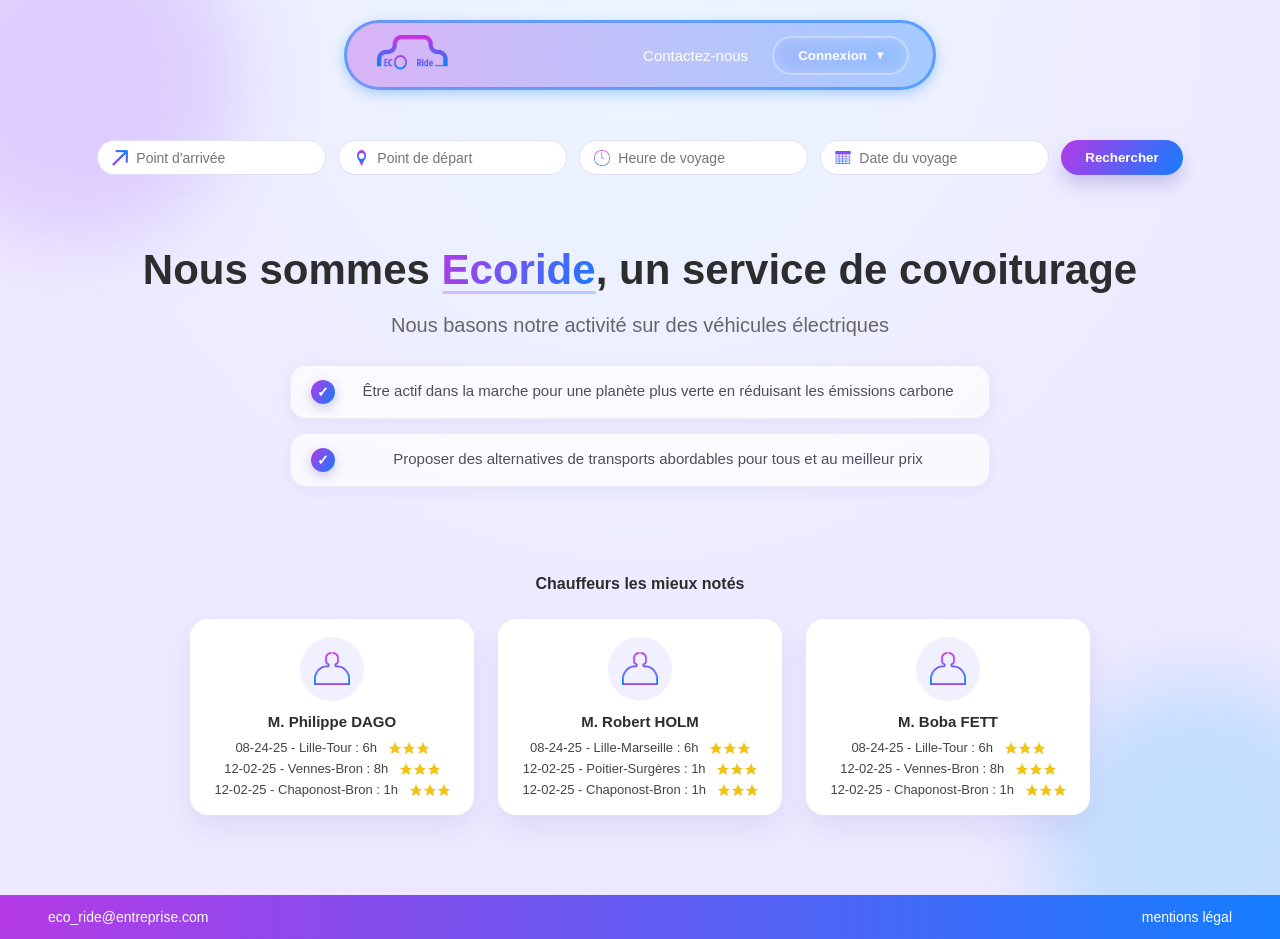
<file: ECORIDE/index.html>
<!DOCTYPE html>
<html lang="fr">
  <head>
    <meta charset="utf-8" />
    <meta name="viewport" content="width=device-width, initial-scale=1" />
    <title>EcoRide - Accueil</title>
    <link rel="stylesheet" href="style.css" />
  </head>
  <body class="page">
    <header class="top-bar">
      <div class="top-bar__content">
        <div class="logo">
          <img src="logo.png" alt="EcoRide" class="logo__img" />
        </div>
        <nav class="top-nav">
          <a class="top-nav__link" href="#">Contactez-nous</a>
          <div class="dropdown" id="conn-dropdown">
            <button
              class="top-nav__button dropdown__button"
              type="button"
              id="conn-dropdown-btn"
              aria-haspopup="menu"
              aria-controls="conn-dropdown-menu"
            >
              Connexion
              <span class="dropdown__chevron">▾</span>
            </button>
            <div
              class="dropdown__menu"
              id="conn-dropdown-menu"
              aria-hidden="true"
              role="menu"
            >
              <a class="dropdown__item" href="connect.html">Se connecter</a>
              <a class="dropdown__item" href="conn.html">S'enregistrer</a>
            </div>
          </div>
        </nav>
      </div>
    </header>

    <main class="content">
      <section class="search-panel">
        <div class="search-field search-field--autocomplete">
          <span class="search-field__icon"
            ><img
              src="img/arr.png"
              alt=""
              aria-hidden="true"
              class="search-field__icon-img"
          /></span>
          <input
            type="text"
            id="index-arrivee"
            placeholder="Point d'arrivée"
            autocomplete="off"
          />
          <ul class="autocomplete-list" id="index-arrivee-list"></ul>
        </div>
        <div class="search-field search-field--autocomplete">
          <span class="search-field__icon"
            ><img
              src="img/loca.png"
              alt=""
              aria-hidden="true"
              class="search-field__icon-img"
          /></span>
          <input
            type="text"
            id="index-depart"
            placeholder="Point de départ"
            autocomplete="off"
          />
          <ul class="autocomplete-list" id="index-depart-list"></ul>
        </div>
        <div class="search-field">
          <span class="search-field__icon"
            ><img
              src="img/clock.png"
              alt=""
              aria-hidden="true"
              class="search-field__icon-img"
          /></span>
          <input type="text" placeholder="Heure de voyage" />
        </div>
        <div class="search-field">
          <span class="search-field__icon"
            ><img
              src="img/age.png"
              alt=""
              aria-hidden="true"
              class="search-field__icon-img"
          /></span>
          <input type="text" placeholder="Date du voyage" />
        </div>
        <button class="search-button" type="button">Rechercher</button>
      </section>

      <section class="hero-title">
        <h1 class="hero-title__main">
          Nous sommes <span class="hero-title__highlight">Ecoride</span>, un service de covoiturage
        </h1>
        <p class="hero-title__subtitle">
          Nous basons notre activité sur des véhicules électriques
        </p>
        <div class="hero-title__objectives">
          <div class="hero-title__objective">
            <span class="hero-title__check">✓</span>
            <span>Être actif dans la marche pour une planète plus verte en réduisant les émissions carbone</span>
          </div>
          <div class="hero-title__objective">
            <span class="hero-title__check">✓</span>
            <span>Proposer des alternatives de transports abordables pour tous et au meilleur prix</span>
          </div>
        </div>
      </section>

      <section class="section-title">
        <span>Chauffeurs les mieux notés</span>
      </section>

      <section class="driver-grid">
        <article class="driver-card">
          <div class="driver-card__avatar">
            <img
              src="img/logo_passager.png"
              alt=""
              aria-hidden="true"
              class="avatar-icon-img"
            />
          </div>
          <h3 class="driver-card__name">M. Philippe DAGO</h3>
          <ul class="driver-card__trips">
            <li>
              08-24-25 - Lille-Tour : 6h
              <span class="rating-stars"
                ><img src="img/star.png" alt="" aria-hidden="true" class="rating-star-img" /><img
                  src="img/star.png"
                  alt=""
                  aria-hidden="true"
                  class="rating-star-img"
                /><img src="img/star.png" alt="" aria-hidden="true" class="rating-star-img"
              /></span>
            </li>
            <li>
              12-02-25 - Vennes-Bron : 8h
              <span class="rating-stars"
                ><img src="img/star.png" alt="" aria-hidden="true" class="rating-star-img" /><img
                  src="img/star.png"
                  alt=""
                  aria-hidden="true"
                  class="rating-star-img"
                /><img src="img/star.png" alt="" aria-hidden="true" class="rating-star-img"
              /></span>
            </li>
            <li>
              12-02-25 - Chaponost-Bron : 1h
              <span class="rating-stars"
                ><img src="img/star.png" alt="" aria-hidden="true" class="rating-star-img" /><img
                  src="img/star.png"
                  alt=""
                  aria-hidden="true"
                  class="rating-star-img"
                /><img src="img/star.png" alt="" aria-hidden="true" class="rating-star-img"
              /></span>
            </li>
          </ul>
        </article>
        <article class="driver-card">
          <div class="driver-card__avatar">
            <img
              src="img/logo_passager.png"
              alt=""
              aria-hidden="true"
              class="avatar-icon-img"
            />
          </div>
          <h3 class="driver-card__name">M. Robert HOLM</h3>
          <ul class="driver-card__trips">
            <li>
              08-24-25 - Lille-Marseille : 6h
              <span class="rating-stars"
                ><img src="img/star.png" alt="" aria-hidden="true" class="rating-star-img" /><img
                  src="img/star.png"
                  alt=""
                  aria-hidden="true"
                  class="rating-star-img"
                /><img src="img/star.png" alt="" aria-hidden="true" class="rating-star-img"
              /></span>
            </li>
            <li>
              12-02-25 - Poitier-Surgères : 1h
              <span class="rating-stars"
                ><img src="img/star.png" alt="" aria-hidden="true" class="rating-star-img" /><img
                  src="img/star.png"
                  alt=""
                  aria-hidden="true"
                  class="rating-star-img"
                /><img src="img/star.png" alt="" aria-hidden="true" class="rating-star-img"
              /></span>
            </li>
            <li>
              12-02-25 - Chaponost-Bron : 1h
              <span class="rating-stars"
                ><img src="img/star.png" alt="" aria-hidden="true" class="rating-star-img" /><img
                  src="img/star.png"
                  alt=""
                  aria-hidden="true"
                  class="rating-star-img"
                /><img src="img/star.png" alt="" aria-hidden="true" class="rating-star-img"
              /></span>
            </li>
          </ul>
        </article>
        <article class="driver-card">
          <div class="driver-card__avatar">
            <img
              src="img/logo_passager.png"
              alt=""
              aria-hidden="true"
              class="avatar-icon-img"
            />
          </div>
          <h3 class="driver-card__name">M. Boba FETT</h3>
          <ul class="driver-card__trips">
            <li>
              08-24-25 - Lille-Tour : 6h
              <span class="rating-stars"
                ><img src="img/star.png" alt="" aria-hidden="true" class="rating-star-img" /><img
                  src="img/star.png"
                  alt=""
                  aria-hidden="true"
                  class="rating-star-img"
                /><img src="img/star.png" alt="" aria-hidden="true" class="rating-star-img"
              /></span>
            </li>
            <li>
              12-02-25 - Vennes-Bron : 8h
              <span class="rating-stars"
                ><img src="img/star.png" alt="" aria-hidden="true" class="rating-star-img" /><img
                  src="img/star.png"
                  alt=""
                  aria-hidden="true"
                  class="rating-star-img"
                /><img src="img/star.png" alt="" aria-hidden="true" class="rating-star-img"
              /></span>
            </li>
            <li>
              12-02-25 - Chaponost-Bron : 1h
              <span class="rating-stars"
                ><img src="img/star.png" alt="" aria-hidden="true" class="rating-star-img" /><img
                  src="img/star.png"
                  alt=""
                  aria-hidden="true"
                  class="rating-star-img"
                /><img src="img/star.png" alt="" aria-hidden="true" class="rating-star-img"
              /></span>
            </li>
          </ul>
        </article>
      </section>
    </main>

    <footer class="footer">
      <span>eco_ride@entreprise.com</span>
      <a href="#" class="footer__link">mentions légal</a>
    </footer>

    <script>
      const dd = document.getElementById("conn-dropdown");
      const btn = document.getElementById("conn-dropdown-btn");
      const menu = document.getElementById("conn-dropdown-menu");

      if (dd && btn && menu) {
        const closeMenu = () => {
          dd.classList.remove("is-open");
          menu.setAttribute("aria-hidden", "true");
          btn.setAttribute("aria-expanded", "false");
        };

        const openMenu = () => {
          dd.classList.add("is-open");
          menu.setAttribute("aria-hidden", "false");
          btn.setAttribute("aria-expanded", "true");
        };

        btn.setAttribute("aria-expanded", "false");

        btn.addEventListener("click", (e) => {
          e.stopPropagation();
          const isOpen = dd.classList.contains("is-open");
          if (isOpen) {
            closeMenu();
          } else {
            openMenu();
          }
        });

        menu.addEventListener("click", (e) => {
          e.stopPropagation();
          const link = e.target.closest("a");
          if (link) {
            closeMenu();
          }
        });

        document.addEventListener("click", closeMenu);
        document.addEventListener("keydown", (e) => {
          if (e.key === "Escape") closeMenu();
        });
      }
    </script>

    <script>
      // Autocomplétion gares (gares.json) sur la page d'accueil
      let garesData = null;

      fetch("gares.json")
        .then((r) => r.json())
        .then((d) => {
          garesData = d;
        })
        .catch(() => {});

      function filterGares(term, gares) {
        if (!term || term.trim().length === 0) return gares;
        const t = term.toLowerCase().trim();
        return gares.filter((g) => g.toLowerCase().includes(t));
      }

      function renderList(listEl, items, onPick) {
        listEl.innerHTML = "";
        if (!items.length) {
          listEl.classList.remove("is-visible");
          return;
        }
        items.slice(0, 10).forEach((g) => {
          const li = document.createElement("li");
          li.className = "autocomplete-item";
          li.textContent = g;
          li.addEventListener("click", () => onPick(g));
          listEl.appendChild(li);
        });
        listEl.classList.add("is-visible");
      }

      function setupAutocomplete(inputId, listId) {
        const input = document.getElementById(inputId);
        const list = document.getElementById(listId);
        if (!input || !list) return;

        const update = () => {
          const gares = garesData?.Gares || [];
          const items = filterGares(input.value, gares);
          renderList(list, items, (g) => {
            input.value = g;
            list.classList.remove("is-visible");
          });
        };

        input.addEventListener("input", update);
        input.addEventListener("focus", update);
        document.addEventListener("click", (e) => {
          if (!input.contains(e.target) && !list.contains(e.target)) {
            list.classList.remove("is-visible");
          }
        });
      }

      setupAutocomplete("index-depart", "index-depart-list");
      setupAutocomplete("index-arrivee", "index-arrivee-list");
    </script>
  </body>
</html>
</file>
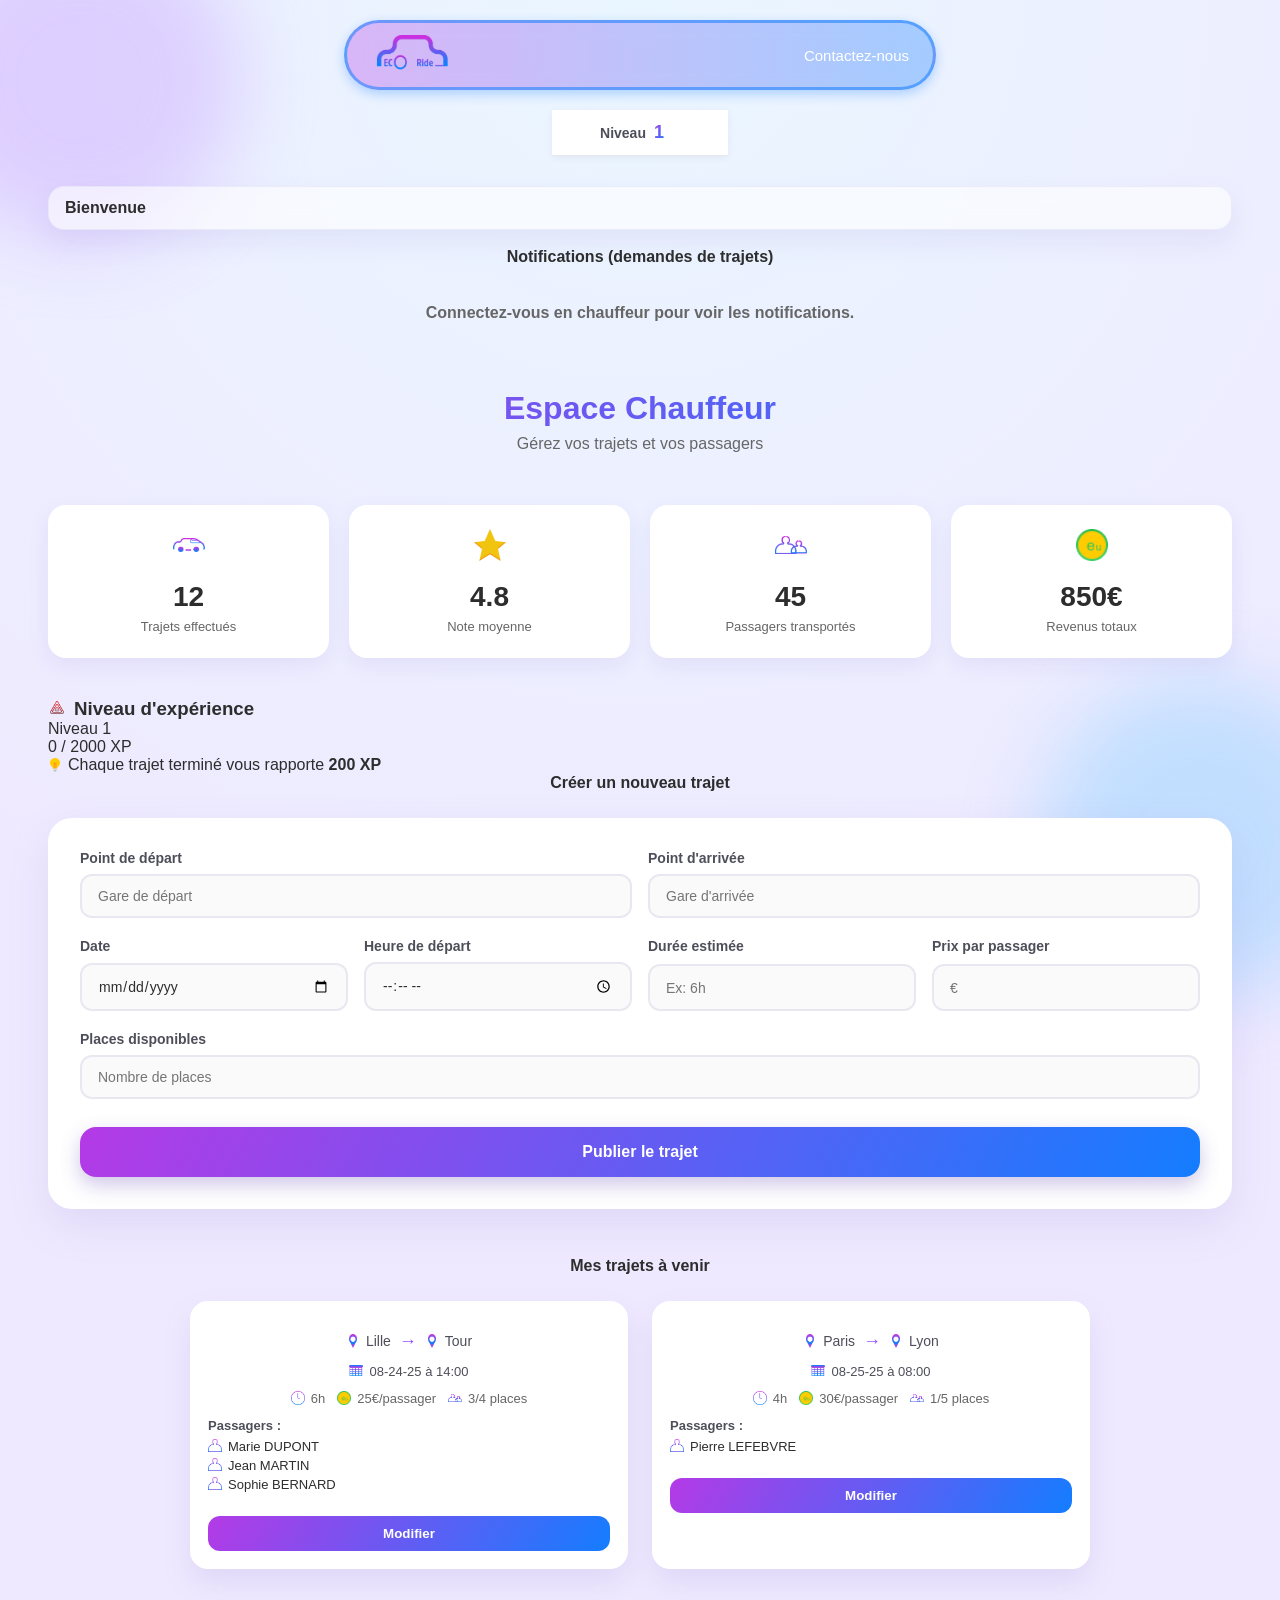
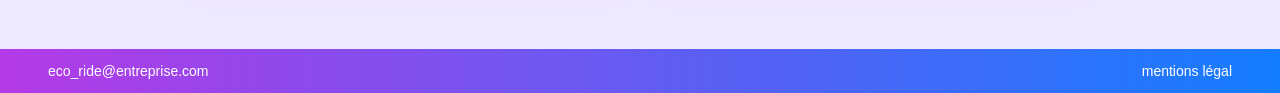
<file: ECORIDE/chauf.html>
<!DOCTYPE html>
<html lang="fr">
  <head>
    <meta charset="utf-8" />
    <meta name="viewport" content="width=device-width, initial-scale=1" />
    <title>EcoRide - Espace Chauffeur</title>
    <link rel="stylesheet" href="style.css" />
  </head>
  <body class="page">
    <header class="top-bar">
      <div class="top-bar__content">
        <div class="logo">
          <img src="logo.png" alt="EcoRide" class="logo__img" />
        </div>
        <nav class="top-nav">
          <a class="top-nav__link" href="#">Contactez-nous</a>
          <button class="top-nav__button" id="logout-btn" type="button">Déconnexion</button>
        </nav>
      </div>
    </header>

    <!-- Barre d'expérience en haut -->
    <div class="experience-bar-top">
      <div class="experience-bar-top__level">
        <span class="experience-bar-top__label">Niveau</span>
        <span class="experience-bar-top__value" id="level-value-top">1</span>
      </div>
      <div class="experience-bar-top__container">
        <div class="experience-bar-top__fill" id="experience-bar-fill-top"></div>
      </div>
    </div>

    <main class="content">
      <section class="welcome-banner" id="welcome-banner" aria-live="polite">
        <span class="welcome-banner__text" id="welcome-text">
          Bienvenue
        </span>
      </section>

      <section class="section-title">
        <span>Notifications (demandes de trajets)</span>
      </section>
      <section class="request-list" id="chauffeur-requests"></section>
      <section class="chauffeur-header">
        <h1 class="chauffeur-header__title">Espace Chauffeur</h1>
        <p class="chauffeur-header__subtitle">Gérez vos trajets et vos passagers</p>
      </section>

      <section class="chauffeur-stats">
        <div class="chauffeur-stat-card">
          <div class="chauffeur-stat-card__icon">
            <img
              src="img/car.png"
              alt=""
              aria-hidden="true"
              class="stat-card__icon-img"
            />
          </div>
          <div class="chauffeur-stat-card__value">12</div>
          <div class="chauffeur-stat-card__label">Trajets effectués</div>
        </div>
        <div class="chauffeur-stat-card">
          <div class="chauffeur-stat-card__icon">
            <img
              src="img/s.png"
              alt=""
              aria-hidden="true"
              class="stat-card__icon-img"
            />
          </div>
          <div class="chauffeur-stat-card__value">4.8</div>
          <div class="chauffeur-stat-card__label">Note moyenne</div>
        </div>
        <div class="chauffeur-stat-card">
          <div class="chauffeur-stat-card__icon">
            <img
              src="img/logo_passager_g.png"
              alt=""
              aria-hidden="true"
              class="stat-card__icon-img"
            />
          </div>
          <div class="chauffeur-stat-card__value">45</div>
          <div class="chauffeur-stat-card__label">Passagers transportés</div>
        </div>
        <div class="chauffeur-stat-card">
          <div class="chauffeur-stat-card__icon">
            <img
              src="img/mn.png"
              alt=""
              aria-hidden="true"
              class="stat-card__icon-img"
            />
          </div>
          <div class="chauffeur-stat-card__value">850€</div>
          <div class="chauffeur-stat-card__label">Revenus totaux</div>
        </div>
      </section>

      <section class="experience-section">
        <div class="experience-card">
          <div class="experience-header">
            <h3 class="experience-title">
              <img src="img/ob.png" alt="" aria-hidden="true" class="title-icon-img" />Niveau
              d'expérience
            </h3>
            <div class="experience-level">
              <span class="experience-level-label">Niveau</span>
              <span class="experience-level-value" id="level-value">1</span>
            </div>
          </div>
          <div class="experience-bar-container">
            <div class="experience-bar">
              <div class="experience-bar-fill" id="experience-bar-fill"></div>
            </div>
            <div class="experience-text">
              <span id="current-xp">0</span> / <span id="max-xp">2000</span> XP
            </div>
          </div>
          <div class="experience-info">
            <p>
              <img src="img/blb.png" alt="" aria-hidden="true" class="inline-icon-img" />Chaque trajet
              terminé vous rapporte <strong>200 XP</strong>
            </p>
          </div>
        </div>
      </section>

      <section class="section-title">
        <span>Créer un nouveau trajet</span>
      </section>

      <section class="chauffeur-form-card">
        <form class="chauffeur-form">
          <div class="chauffeur-form__row">
            <div class="chauffeur-form__group">
              <label class="chauffeur-form__label">Point de départ</label>
              <input
                type="text"
                id="chauf-depart"
                placeholder="Gare de départ"
                class="chauffeur-form__input"
                autocomplete="off"
              />
              <ul class="autocomplete-list" id="chauf-depart-list"></ul>
            </div>
            <div class="chauffeur-form__group">
              <label class="chauffeur-form__label">Point d'arrivée</label>
              <input
                type="text"
                id="chauf-arrivee"
                placeholder="Gare d'arrivée"
                class="chauffeur-form__input"
                autocomplete="off"
              />
              <ul class="autocomplete-list" id="chauf-arrivee-list"></ul>
            </div>
          </div>
          <div class="chauffeur-form__row">
            <div class="chauffeur-form__group">
              <label class="chauffeur-form__label">Date</label>
              <input type="date" class="chauffeur-form__input" />
            </div>
            <div class="chauffeur-form__group">
              <label class="chauffeur-form__label">Heure de départ</label>
              <input type="time" class="chauffeur-form__input" />
            </div>
            <div class="chauffeur-form__group">
              <label class="chauffeur-form__label">Durée estimée</label>
              <input type="text" placeholder="Ex: 6h" class="chauffeur-form__input" />
            </div>
            <div class="chauffeur-form__group">
              <label class="chauffeur-form__label">Prix par passager</label>
              <input type="number" placeholder="€" class="chauffeur-form__input" />
            </div>
          </div>
          <div class="chauffeur-form__group">
            <label class="chauffeur-form__label">Places disponibles</label>
            <input type="number" placeholder="Nombre de places" class="chauffeur-form__input" min="1" max="8" />
          </div>
          <button type="submit" class="chauffeur-form__submit">Publier le trajet</button>
        </form>
      </section>

      <section class="section-title" style="margin-top: 48px;">
        <span>Mes trajets à venir</span>
      </section>

      <section class="driver-grid">
        <article class="driver-card">
          <div class="driver-card__header">
            <div class="driver-card__route">
              <span class="driver-card__route-from"
                ><img
                  src="img/loca.png"
                  alt=""
                  aria-hidden="true"
                  class="inline-icon-img"
                />Lille</span
              >
              <span class="driver-card__route-arrow">→</span>
              <span class="driver-card__route-to"
                ><img
                  src="img/loca.png"
                  alt=""
                  aria-hidden="true"
                  class="inline-icon-img"
                />Tour</span
              >
            </div>
            <div class="driver-card__status">
              <img src="img/age.png" alt="" aria-hidden="true" class="inline-icon-img" />08-24-25 à 14:00
            </div>
          </div>
          <div class="driver-card__details">
            <span
              ><img
                src="img/clock.png"
                alt=""
                aria-hidden="true"
                class="inline-icon-img"
              />6h</span
            >
            <span
              ><img
                src="img/mn.png"
                alt=""
                aria-hidden="true"
                class="inline-icon-img"
              />25€/passager</span
            >
            <span
              ><img
                src="img/logo_passager_g.png"
                alt=""
                aria-hidden="true"
                class="inline-icon-img"
              />3/4 places</span
            >
          </div>
          <div class="driver-card__passengers">
            <strong>Passagers :</strong>
            <ul class="driver-card__passengers-list">
              <li>
                <img
                  src="img/logo_passager.png"
                  alt=""
                  aria-hidden="true"
                  class="inline-icon-img"
                />Marie DUPONT
              </li>
              <li>
                <img
                  src="img/logo_passager.png"
                  alt=""
                  aria-hidden="true"
                  class="inline-icon-img"
                />Jean MARTIN
              </li>
              <li>
                <img
                  src="img/logo_passager.png"
                  alt=""
                  aria-hidden="true"
                  class="inline-icon-img"
                />Sophie BERNARD
              </li>
            </ul>
          </div>
          <button class="driver-card__button">Modifier</button>
        </article>

        <article class="driver-card">
          <div class="driver-card__header">
            <div class="driver-card__route">
              <span class="driver-card__route-from"
                ><img
                  src="img/loca.png"
                  alt=""
                  aria-hidden="true"
                  class="inline-icon-img"
                />Paris</span
              >
              <span class="driver-card__route-arrow">→</span>
              <span class="driver-card__route-to"
                ><img
                  src="img/loca.png"
                  alt=""
                  aria-hidden="true"
                  class="inline-icon-img"
                />Lyon</span
              >
            </div>
            <div class="driver-card__status">
              <img src="img/age.png" alt="" aria-hidden="true" class="inline-icon-img" />08-25-25 à 08:00
            </div>
          </div>
          <div class="driver-card__details">
            <span
              ><img
                src="img/clock.png"
                alt=""
                aria-hidden="true"
                class="inline-icon-img"
              />4h</span
            >
            <span
              ><img
                src="img/mn.png"
                alt=""
                aria-hidden="true"
                class="inline-icon-img"
              />30€/passager</span
            >
            <span
              ><img
                src="img/logo_passager_g.png"
                alt=""
                aria-hidden="true"
                class="inline-icon-img"
              />1/5 places</span
            >
          </div>
          <div class="driver-card__passengers">
            <strong>Passagers :</strong>
            <ul class="driver-card__passengers-list">
              <li>
                <img
                  src="img/logo_passager.png"
                  alt=""
                  aria-hidden="true"
                  class="inline-icon-img"
                />Pierre LEFEBVRE
              </li>
            </ul>
          </div>
          <button class="driver-card__button">Modifier</button>
        </article>
      </section>
    </main>

    <footer class="footer">
      <span>eco_ride@entreprise.com</span>
      <a href="#" class="footer__link">mentions légal</a>
    </footer>

    <script>
      // Déconnexion
      (function () {
        const logoutBtn = document.getElementById("logout-btn");
        if (!logoutBtn) return;
        const userKey = sessionStorage.getItem("ecoride_current_user_key");
        const userType = sessionStorage.getItem("ecoride_current_user_type");
        if (!userKey || !userType) {
          logoutBtn.classList.add("is-hidden");
          return;
        }
        logoutBtn.addEventListener("click", () => {
          sessionStorage.removeItem("ecoride_current_user_type");
          sessionStorage.removeItem("ecoride_current_user_key");
          window.location.href = "connect.html";
        });
      })();

      // Afficher "Bienvenue M. <Nom>" selon la clé unique
      (function () {
        const userKey = sessionStorage.getItem("ecoride_current_user_key");
        const userType = sessionStorage.getItem("ecoride_current_user_type");
        const welcomeText = document.getElementById("welcome-text");

        const readArray = (k) => {
          const raw = localStorage.getItem(k);
          if (!raw) return [];
          try {
            const parsed = JSON.parse(raw);
            return Array.isArray(parsed) ? parsed : [];
          } catch {
            return [];
          }
        };

        if (!welcomeText || !userKey || !userType) {
          return;
        }

        if (userType === "chauffeur") {
          const chauffeurs = readArray("ecoride_chauffeurs");
          const u = chauffeurs.find((c) => c?.cleConnexion === userKey);
          if (u?.nom) {
            welcomeText.textContent = `Bienvenue M. ${u.nom}`;
          }
        }
      })();

      // Configuration de l'expérience
      const XP_PER_TRIP = 200;
      const MAX_XP = 2000;
      const XP_PER_LEVEL = 2000;

      // Charger l'XP depuis localStorage ou initialiser
      function getCurrentXP() {
        const storedXP = localStorage.getItem("chauffeur_xp");
        return storedXP ? parseInt(storedXP, 10) : 0;
      }

      // Sauvegarder l'XP dans localStorage
      function saveXP(xp) {
        localStorage.setItem("chauffeur_xp", xp.toString());
      }

      // Calculer le niveau basé sur l'XP
      function calculateLevel(xp) {
        return Math.floor(xp / XP_PER_LEVEL) + 1;
      }

      // Ajouter de l'XP (appelé quand un trajet est terminé)
      function addXP(amount = XP_PER_TRIP) {
        const currentXP = getCurrentXP();
        const newXP = Math.min(currentXP + amount, MAX_XP);
        saveXP(newXP);
        updateExperienceDisplay();
        return newXP;
      }

      // Mettre à jour l'affichage de l'expérience
      function updateExperienceDisplay() {
        const currentXP = getCurrentXP();
        const level = calculateLevel(currentXP);
        // Calculer le pourcentage de remplissage (0 à 100%)
        const percentage = (currentXP / MAX_XP) * 100;

        // Mettre à jour le niveau (barre du haut)
        const levelValueTop = document.getElementById("level-value-top");
        if (levelValueTop) {
          levelValueTop.textContent = level;
        }

        // Mettre à jour la barre d'expérience (barre du haut)
        const barFillTop = document.getElementById("experience-bar-fill-top");
        if (barFillTop) {
          barFillTop.style.width = `${Math.min(percentage, 100)}%`;
        }
      }

      // Initialiser l'affichage au chargement
      updateExperienceDisplay();

      // Exposer la fonction pour ajouter de l'XP (à appeler quand un trajet est terminé)
      window.addTripXP = addXP;

      // Demandes passagers (accept/refuse) + chat
      const REQUESTS_KEY = "ecoride_trip_requests";
      const CHAT_KEY = "ecoride_chats";

      function readJson(key, fallback) {
        try {
          const raw = localStorage.getItem(key);
          if (!raw) return fallback;
          return JSON.parse(raw);
        } catch {
          return fallback;
        }
      }

      function writeJson(key, value) {
        localStorage.setItem(key, JSON.stringify(value));
      }

      const escapeHtml = (s) =>
        String(s ?? "")
          .replaceAll("&", "&amp;")
          .replaceAll("<", "&lt;")
          .replaceAll(">", "&gt;")
          .replaceAll('"', "&quot;")
          .replaceAll("'", "&#039;");

      const formatDate = (dateString) => {
        if (!dateString) return "";
        const date = new Date(dateString);
        const day = String(date.getDate()).padStart(2, "0");
        const month = String(date.getMonth() + 1).padStart(2, "0");
        const year = date.getFullYear();
        return `${day}-${month}-${year}`;
      };

      const formatTime = (timeString) => {
        if (!timeString) return "";
        return timeString.substring(0, 5);
      };

      function renderChauffeurRequests() {
        const el = document.getElementById("chauffeur-requests");
        if (!el) return;

        const chauffeurKey = sessionStorage.getItem("ecoride_current_user_key");
        const userType = sessionStorage.getItem("ecoride_current_user_type");
        if (userType !== "chauffeur" || !chauffeurKey) {
          el.innerHTML = `<div class="request-empty">Connectez-vous en chauffeur pour voir les notifications.</div>`;
          return;
        }

        const requests = readJson(REQUESTS_KEY, []).filter(
          (r) => r?.chauffeurKey === chauffeurKey
        );

        if (!requests.length) {
          el.innerHTML = `<div class="request-empty">Aucune notification.</div>`;
          return;
        }

        el.innerHTML = requests
          .slice()
          .reverse()
          .map((r) => {
            const status = r.status || "pending";
            const canAct = status === "pending";
            return `
              <div class="request-card">
                <div class="request-card__main">
                  <div class="request-card__title">${escapeHtml(r.depart)} → ${escapeHtml(
              r.arrivee
            )}</div>
                  <div class="request-card__meta">
                    <span><img src="img/age.png" alt="" aria-hidden="true" class="inline-icon-img" />${escapeHtml(formatDate(r.date))}</span>
                    <span><img src="img/clock.png" alt="" aria-hidden="true" class="inline-icon-img" />${escapeHtml(formatTime(r.heure))}</span>
                    <span><img src="img/logo_passager_g.png" alt="" aria-hidden="true" class="inline-icon-img" />${escapeHtml(
                      r.seats
                    )} place(s)</span>
                    <span class="request-status request-status--${escapeHtml(status)}">${escapeHtml(
              status
            )}</span>
                  </div>
                </div>
                <div class="request-card__actions">
                  <button class="chat-bubble" type="button" data-chat="${escapeHtml(
                    r.id
                  )}" title="Chat"><img src="img/mss.png" alt="" aria-hidden="true" class="chat-icon-img" /></button>
                  ${
                    canAct
                      ? `<button class="req-btn req-btn--ok" type="button" data-act="accept" data-id="${escapeHtml(
                          r.id
                        )}">Accepter</button>
                         <button class="req-btn req-btn--no" type="button" data-act="refuse" data-id="${escapeHtml(
                           r.id
                         )}">Refuser</button>`
                      : ""
                  }
                </div>
              </div>
            `;
          })
          .join("");
      }

      document.getElementById("chauffeur-requests").addEventListener("click", (e) => {
        const btn = e.target.closest("button[data-act]");
        if (!btn) return;
        const id = btn.dataset.id;
        const act = btn.dataset.act;

        let requests = readJson(REQUESTS_KEY, []);
        const idx = requests.findIndex((r) => r?.id === id);
        if (idx < 0) return;

        if (act === "accept") {
          requests[idx] = { ...requests[idx], status: "accepted", decidedAt: new Date().toISOString() };

          // Reward +10c to passenger (both euro/credits cases)
          const passKey = requests[idx].passagerKey;
          let passagers = readJson("ecoride_passagers", []);
          const pidx = passagers.findIndex((p) => p?.cleConnexion === passKey);
          if (pidx >= 0) {
            const c = Number(passagers[pidx]?.credits) || 0;
            passagers[pidx] = { ...passagers[pidx], credits: c + 10 };
            writeJson("ecoride_passagers", passagers);
          }
        } else if (act === "refuse") {
          requests[idx] = { ...requests[idx], status: "refused", decidedAt: new Date().toISOString() };
        }

        writeJson(REQUESTS_KEY, requests);
        renderChauffeurRequests();
      });

      // Chat modal (same storage as passager)
      const chatModal = document.createElement("div");
      chatModal.className = "chat-modal is-hidden";
      chatModal.innerHTML = `
        <div class="chat-modal__overlay"></div>
        <div class="chat-modal__panel">
          <div class="chat-modal__header">
            <div class="chat-modal__title">Chat</div>
            <button class="chat-modal__close" type="button">×</button>
          </div>
          <div class="chat-modal__messages" id="chat-messages"></div>
          <form class="chat-modal__form" id="chat-form">
            <input class="chat-modal__input" id="chat-input" placeholder="Votre message..." />
            <div class="trip-menu" id="trip-menu">
              <button class="trip-menu__btn" type="button" id="trip-menu-btn">Trajet ▾</button>
              <div class="trip-menu__dropdown is-hidden" id="trip-menu-dd">
                <button class="trip-menu__item" type="button" data-trip-action="start">Commencer le trajet</button>
              </div>
            </div>
            <button class="chat-modal__send" type="submit">Envoyer</button>
          </form>
        </div>
      `;
      document.body.appendChild(chatModal);

      let activeChatId = null;
      const closeChat = () => {
        activeChatId = null;
        chatModal.classList.add("is-hidden");
      };
      chatModal.querySelector(".chat-modal__overlay").addEventListener("click", closeChat);
      chatModal.querySelector(".chat-modal__close").addEventListener("click", closeChat);

      function readChats() {
        return readJson(CHAT_KEY, {});
      }
      function writeChats(chats) {
        writeJson(CHAT_KEY, chats);
      }
      function renderChat() {
        const box = document.getElementById("chat-messages");
        if (!box || !activeChatId) return;
        const chats = readChats();
        const messages = chats[activeChatId] || [];
        box.innerHTML = messages
          .map(
            (m) => `
              <div class="chat-msg chat-msg--${escapeHtml(m.from)}">
                <div class="chat-msg__bubble">${escapeHtml(m.text)}</div>
                <div class="chat-msg__meta">${escapeHtml(m.ts)}</div>
              </div>
            `
          )
          .join("");
        box.scrollTop = box.scrollHeight;
      }

      function getActiveRequest() {
        if (!activeChatId) return null;
        const requests = readJson(REQUESTS_KEY, []);
        return requests.find((r) => r?.id === activeChatId) || null;
      }

      function setTripMenuState() {
        const btn = document.getElementById("trip-menu-btn");
        if (!btn) return;
        const req = getActiveRequest();
        const canStart = req?.status === "accepted" && req?.tripStatus !== "started";
        btn.disabled = !canStart;
        btn.title = canStart ? "Actions trajet" : "Disponible après acceptation";
      }

      const tripMenuBtn = chatModal.querySelector("#trip-menu-btn");
      const tripMenuDd = chatModal.querySelector("#trip-menu-dd");
      const closeTripDd = () => tripMenuDd.classList.add("is-hidden");

      tripMenuBtn.addEventListener("click", (e) => {
        e.preventDefault();
        if (tripMenuBtn.disabled) return;
        tripMenuDd.classList.toggle("is-hidden");
      });

      chatModal.addEventListener("click", (e) => {
        const act = e.target.closest("button[data-trip-action]");
        if (!act) return;
        const action = act.dataset.tripAction;
        if (action !== "start") return;
        const req = getActiveRequest();
        if (!req || req.status !== "accepted") return;

        let requests = readJson(REQUESTS_KEY, []);
        const idx = requests.findIndex((r) => r?.id === req.id);
        if (idx < 0) return;
        requests[idx] = {
          ...requests[idx],
          tripStatus: "started",
          tripStartedAt: new Date().toISOString(),
        };
        writeJson(REQUESTS_KEY, requests);
        closeTripDd();
        renderChauffeurRequests();
        setTripMenuState();
      });

      document.getElementById("chauffeur-requests").addEventListener("click", (e) => {
        const btn = e.target.closest("button[data-chat]");
        if (!btn) return;
        activeChatId = btn.dataset.chat;
        chatModal.classList.remove("is-hidden");
        renderChat();
        setTripMenuState();
      });

      document.getElementById("chat-form").addEventListener("submit", (e) => {
        e.preventDefault();
        const input = document.getElementById("chat-input");
        const text = (input.value || "").trim();
        if (!text || !activeChatId) return;
        const chats = readChats();
        const arr = chats[activeChatId] || [];
        arr.push({
          from: "chauffeur",
          text,
          ts: new Date().toLocaleString("fr-FR"),
        });
        chats[activeChatId] = arr;
        writeChats(chats);
        input.value = "";
        renderChat();
        setTripMenuState();
      });

      renderChauffeurRequests();

      // Live refresh when passenger updates localStorage (other tab)
      window.addEventListener("storage", (e) => {
        if (e.key === REQUESTS_KEY) {
          renderChauffeurRequests();
          setTripMenuState();
        }
      });

      // Autocomplétion gares (gares.json) sur le formulaire chauffeur
      let garesData = null;
      fetch("gares.json")
        .then((r) => r.json())
        .then((d) => {
          garesData = d;
        })
        .catch(() => {});

      function filterGares(term, gares) {
        if (!term || term.trim().length === 0) return gares;
        const t = term.toLowerCase().trim();
        return gares.filter((g) => g.toLowerCase().includes(t));
      }

      function renderList(listEl, items, onPick) {
        listEl.innerHTML = "";
        if (!items.length) {
          listEl.classList.remove("is-visible");
          return;
        }
        items.slice(0, 10).forEach((g) => {
          const li = document.createElement("li");
          li.className = "autocomplete-item";
          li.textContent = g;
          li.addEventListener("click", () => onPick(g));
          listEl.appendChild(li);
        });
        listEl.classList.add("is-visible");
      }

      function setupAutocomplete(inputId, listId) {
        const input = document.getElementById(inputId);
        const list = document.getElementById(listId);
        if (!input || !list) return;

        const update = () => {
          const gares = garesData?.Gares || [];
          const items = filterGares(input.value, gares);
          renderList(list, items, (g) => {
            input.value = g;
            list.classList.remove("is-visible");
          });
        };

        input.addEventListener("input", update);
        input.addEventListener("focus", update);
        document.addEventListener("click", (e) => {
          if (!input.contains(e.target) && !list.contains(e.target)) {
            list.classList.remove("is-visible");
          }
        });
      }

      setupAutocomplete("chauf-depart", "chauf-depart-list");
      setupAutocomplete("chauf-arrivee", "chauf-arrivee-list");
    </script>
  </body>
</html>
</file>
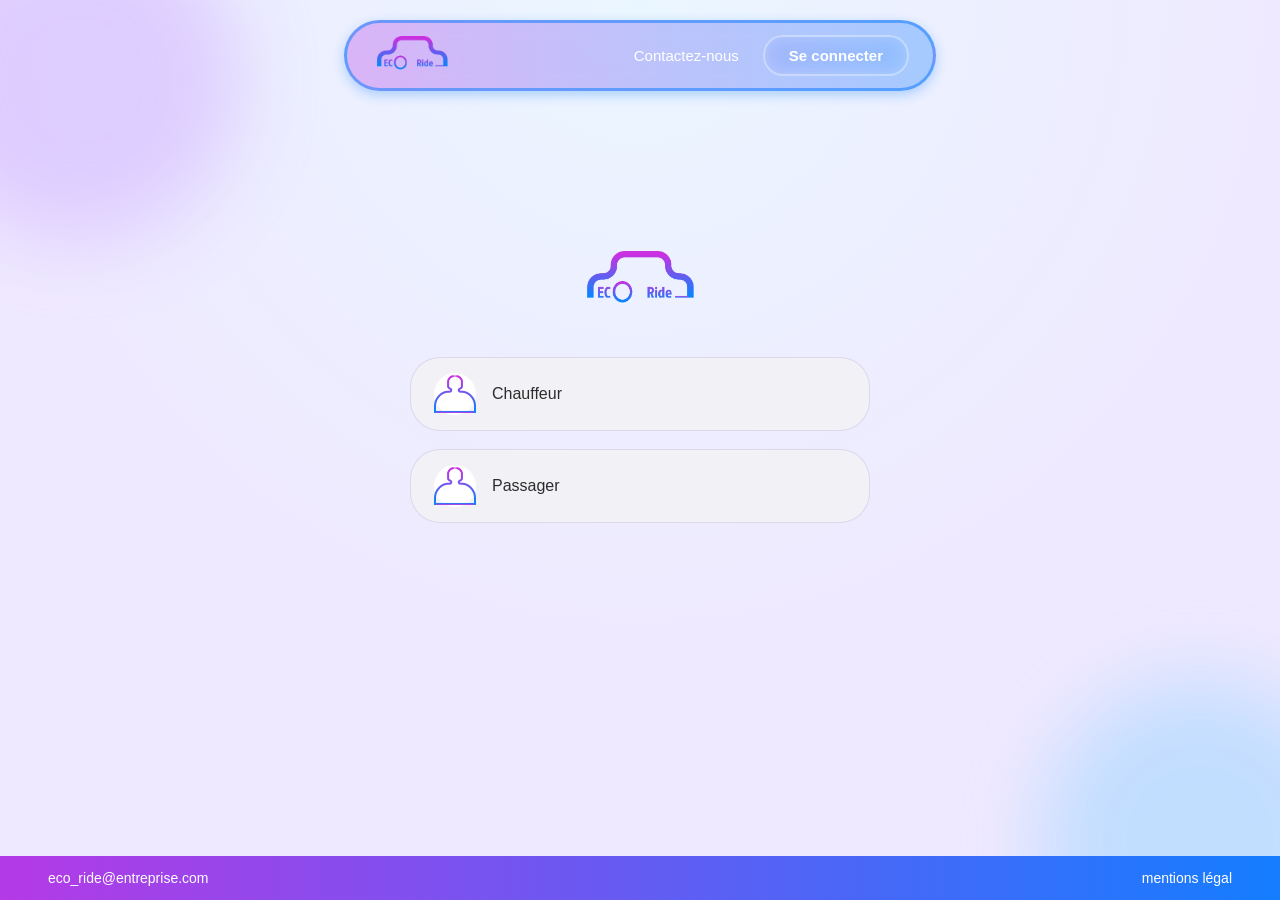
<file: ECORIDE/conn.html>
<!DOCTYPE html>
<html lang="fr">
  <head>
    <meta charset="utf-8" />
    <meta name="viewport" content="width=device-width, initial-scale=1" />
    <title>EcoRide - Inscription</title>
    <link rel="stylesheet" href="style.css" />
  </head>
  <body class="page page--center">
    <header class="top-bar">
      <div class="top-bar__content">
        <div class="logo">
          <img src="logo.png" alt="EcoRide" class="logo__img" />
        </div>
        <nav class="top-nav">
          <a class="top-nav__link" href="#">Contactez-nous</a>
          <a class="top-nav__button" href="connect.html">Se connecter</a>
        </nav>
      </div>
    </header>

    <main class="auth" id="auth-root">
      <div class="auth__logo">
        <img src="logo.png" alt="EcoRide" class="auth__logo-img" />
      </div>
      <div class="auth__choices">
        <div class="auth__choice" id="select-chauffeur" role="button">
          <span class="auth__icon"
            ><img
              src="img/logo_passager.png"
              alt=""
              aria-hidden="true"
              class="icon-fill-img"
          /></span>
          <span>Chauffeur</span>
        </div>
        <div class="auth__choice" id="select-passager" role="button">
          <span class="auth__icon"
            ><img
              src="img/logo_passager.png"
              alt=""
              aria-hidden="true"
              class="icon-fill-img"
          /></span>
          <span>Passager</span>
        </div>
      </div>
      <section class="passager is-hidden" id="passager-section">
        <button class="google-button" type="button">
          S'authentifier via Google
        </button>
        <form class="passager__form is-hidden" id="passager-form">
          <div class="passager__form-group">
            <label class="passager__label" for="passager-nom">
              <span class="passager__icon"
                ><img
                  src="img/logo_passager.png"
                  alt=""
                  aria-hidden="true"
                  class="form-icon-img"
              /></span>
              Nom
            </label>
            <input
              id="passager-nom"
              type="text"
              placeholder="Entrez votre nom"
              class="passager__input"
              required
            />
          </div>
          <div class="passager__form-group">
            <label class="passager__label" for="passager-prenom">
              <span class="passager__icon"
                ><img
                  src="img/logo_passager.png"
                  alt=""
                  aria-hidden="true"
                  class="form-icon-img"
              /></span>
              Prénom
            </label>
            <input
              id="passager-prenom"
              type="text"
              placeholder="Entrez votre prénom"
              class="passager__input"
              required
            />
          </div>
          <div class="passager__form-group">
            <label class="passager__label" for="passager-email">
              <span class="passager__icon"
                ><img
                  src="img/mail.png"
                  alt=""
                  aria-hidden="true"
                  class="form-icon-img"
              /></span>
              Email
            </label>
            <input
              id="passager-email"
              type="email"
              placeholder="exemple@email.com"
              class="passager__input"
              required
            />
          </div>
          <button type="submit" class="passager__submit">
            Créer mon compte
          </button>
        </form>
      </section>

      <section class="process is-hidden" id="chauffeur-process">
        <div class="process__steps">
          <div class="step is-active" data-step="1">
            <div class="step__icon">
              <img
                src="img/e_billet.png"
                alt=""
                aria-hidden="true"
                class="step__icon-img"
              />
            </div>
            <div class="step__label">Dépôts de documents<br />et enregistrement</div>
          </div>
          <div class="step" data-step="2">
            <div class="step__icon">
              <img
                src="img/eye.png"
                alt=""
                aria-hidden="true"
                class="step__icon-img"
              />
            </div>
            <div class="step__label">Vérification des documents</div>
          </div>
          <div class="step" data-step="3">
            <div class="step__icon">
              <img
                src="img/circ.png"
                alt=""
                aria-hidden="true"
                class="step__icon-img"
              />
            </div>
            <div class="step__label">Accès fournis à la plateforme</div>
          </div>
        </div>

        <div class="process__banner">
          <span class="process__banner-icon process__banner-icon--chauffeur"
            ><img
              src="img/lochau.png"
              alt=""
              aria-hidden="true"
              class="icon-fill-img"
          /></span>
          <span>Chauffeur</span>
        </div>

        <div class="process__card-wrapper">
          <div class="process__card" id="step-1-content">
            <div class="process__inputs">
              <input type="text" id="date-naissance" placeholder="Date de naissance (dd-mm-yyyy)" />
              <input type="text" id="nom" placeholder="Nom" />
              <input type="text" id="prenom" placeholder="Prénom" />
              <input type="email" id="email-chauffeur" placeholder="Email" />
              <input type="text" id="vehicule-modele" placeholder="Modèle du véhicule (électrique)" />
              <input type="text" id="vehicule-immat" placeholder="Immatriculation" />
              <input type="date" id="vehicule-date-immat" placeholder="Date 1ère immatriculation" />
            </div>
            <div class="process__uploads">
              <label class="upload-field" for="id-upload">
                <span class="upload-field__icon">⬇</span>
                <span
                  class="upload-field__text"
                  data-default="Importer votre pièce d'identité (jpg, png, pdf)"
                >
                  Importer votre pièce d'identité (jpg, png, pdf)
                </span>
                <input
                  id="id-upload"
                  class="upload-field__input"
                  type="file"
                  accept=".jpg,.jpeg,.png,.pdf"
                />
              </label>
              <label class="upload-field" for="license-upload">
                <span class="upload-field__icon">⬇</span>
                <span
                  class="upload-field__text"
                  data-default="Importer votre permis de conduire (jpg, png, pdf)"
                >
                  Importer votre permis de conduire (jpg, png, pdf)
                </span>
                <input
                  id="license-upload"
                  class="upload-field__input"
                  type="file"
                  accept=".jpg,.jpeg,.png,.pdf"
                />
              </label>
            </div>
            <div class="process__actions">
              <button class="next-button" id="next-step" type="button">
                Étape suivante →
              </button>
            </div>
          </div>

          <div class="process__card is-hidden" id="step-2-content">
            <div class="process__message">
              <p class="process__message-text">
                La vérification des documents prend une semaine, par la suite vous recevrez un mail dans lequel vous sera communiqué votre clé unique d'accès.
              </p>
            </div>
            <div class="process__actions">
              <button class="next-button" id="next-step-2" type="button">
                Étape suivante →
              </button>
            </div>
          </div>

          <div class="process__card is-hidden" id="step-3-content">
            <div class="process__message">
              <p class="process__message-text">
                Votre enregistrement a été pris en compte et une clé de connexion vous sera envoyée dans votre boîte mail.
              </p>
            </div>
            <div class="process__actions">
              <button class="next-button" id="finalize-button" type="button">
                Terminer
              </button>
            </div>
          </div>
        </div>
      </section>
    </main>

    <!-- Popup Modal -->
    <div class="modal-overlay" id="modal-overlay">
      <div class="modal-content">
        <div class="modal-header">
          <h2 class="modal-title">
            <img src="img/tr.png" alt="" aria-hidden="true" class="inline-icon-img" />Inscription
            réussie !
          </h2>
          <button class="modal-close" id="modal-close">&times;</button>
        </div>
        <div class="modal-body">
          <p class="modal-message">
            Votre compte a été créé avec succès ! Vous recevrez votre clé de connexion par email.
          </p>
          <div class="modal-key-display">
            <strong>Votre clé de connexion :</strong>
            <div class="modal-key" id="modal-key-display"></div>
            <small>Conservez cette clé précieusement, vous en aurez besoin pour vous connecter.</small>
          </div>
        </div>
        <div class="modal-footer">
          <button class="modal-button" id="modal-ok">J'ai compris</button>
        </div>
      </div>
    </div>

    <!-- Input caché pour charger le fichier pass.json existant -->
    <input type="file" id="load-pass-file" accept=".json" style="display: none;" />

    <footer class="footer">
      <span>eco_ride@entreprise.com</span>
      <a href="#" class="footer__link">mentions légal</a>
    </footer>
    <script>
      const authRoot = document.getElementById("auth-root");
      const chauffeurChoice = document.getElementById("select-chauffeur");
      const passagerChoice = document.getElementById("select-passager");
      const passagerSection = document.getElementById("passager-section");
      const passagerForm = document.getElementById("passager-form");
      const processSection = document.getElementById("chauffeur-process");
      const steps = Array.from(document.querySelectorAll(".step"));
      const nextButton = document.getElementById("next-step");
      const idUpload = document.getElementById("id-upload");
      const licenseUpload = document.getElementById("license-upload");
      let currentStep = 1;
      let passagerFormRevealed = false;
      const maxUploadSize = 7 * 1024 * 1024;
      const allowedTypes = [
        "image/jpeg",
        "image/png",
        "application/pdf",
      ];

      const step1Content = document.getElementById("step-1-content");
      const step2Content = document.getElementById("step-2-content");
      const nextStep2Button = document.getElementById("next-step-2");

      const updateSteps = () => {
        steps.forEach((step) => {
          const stepIndex = Number(step.dataset.step);
          step.classList.toggle("is-active", stepIndex === currentStep);
          step.classList.toggle("is-complete", stepIndex < currentStep);
        });

        const step3Content = document.getElementById("step-3-content");

        // Afficher/masquer le contenu selon l'étape avec animation fluide
        if (currentStep === 1) {
          step2Content.classList.add("is-hidden");
          step3Content.classList.add("is-hidden");
          setTimeout(() => {
            step1Content.classList.remove("is-hidden");
          }, 50);
        } else if (currentStep === 2) {
          step1Content.classList.add("is-hidden");
          step3Content.classList.add("is-hidden");
          setTimeout(() => {
            step2Content.classList.remove("is-hidden");
          }, 200);
        } else if (currentStep === 3) {
          step1Content.classList.add("is-hidden");
          step2Content.classList.add("is-hidden");
          setTimeout(() => {
            step3Content.classList.remove("is-hidden");
          }, 200);
        } else {
          step1Content.classList.add("is-hidden");
          step2Content.classList.add("is-hidden");
          step3Content.classList.add("is-hidden");
        }
      };

      chauffeurChoice.addEventListener("click", () => {
        processSection.classList.remove("is-hidden");
        authRoot.classList.add("is-chauffeur");
        passagerSection.classList.add("is-hidden");
        passagerForm.classList.add("is-hidden");
        passagerFormRevealed = false;
        currentStep = 1;
        updateSteps();
      });

      passagerChoice.addEventListener("click", () => {
        processSection.classList.add("is-hidden");
        authRoot.classList.remove("is-chauffeur");
        passagerSection.classList.remove("is-hidden");
        if (passagerFormRevealed) {
          passagerForm.classList.remove("is-hidden");
        } else {
          passagerForm.classList.add("is-hidden");
          passagerFormRevealed = true;
        }
      });

      // Fonction de validation de l'étape 1
      function validateStep1() {
        const dateNaissance = document.getElementById("date-naissance").value;
        const nom = document.getElementById("nom").value;
        const prenom = document.getElementById("prenom").value;
        const email = document.getElementById("email-chauffeur").value;
        const vehiculeModele = document.getElementById("vehicule-modele").value;
        const vehiculeImmat = document.getElementById("vehicule-immat").value;
        const vehiculeDateImmat = document.getElementById("vehicule-date-immat").value;
        const idFile = document.getElementById("id-upload").files[0];
        const licenseFile = document.getElementById("license-upload").files[0];

        if (!dateNaissance || !nom || !prenom || !email) {
          alert("Veuillez remplir tous les champs obligatoires (Date de naissance, Nom, Prénom, Email).");
          return false;
        }

        if (!vehiculeModele || !vehiculeImmat || !vehiculeDateImmat) {
          alert("Veuillez renseigner les informations du véhicule (modèle, immatriculation, date 1ère immatriculation).");
          return false;
        }

        if (!idFile) {
          alert("Veuillez importer votre pièce d'identité.");
          return false;
        }

        if (!licenseFile) {
          alert("Veuillez importer votre permis de conduire.");
          return false;
        }

        return true;
      }

      nextButton.addEventListener("click", () => {
        // Validation de l'étape 1 avant de passer à l'étape 2
        if (currentStep === 1) {
          if (!validateStep1()) {
            return;
          }
        }

        currentStep = Math.min(currentStep + 1, steps.length);
        updateSteps();
      });

      nextStep2Button.addEventListener("click", () => {
        // L'étape 2 n'a pas besoin de validation, on peut passer directement à l'étape 3
        currentStep = Math.min(currentStep + 1, steps.length);
        updateSteps();
      });

      // Gestion du bouton finaliser (étape 3)
      const finalizeButton = document.getElementById("finalize-button");
      if (finalizeButton) {
        finalizeButton.addEventListener("click", async () => {
          // Récupérer les données de l'étape 1
          const dateNaissance = document.getElementById("date-naissance").value;
          const nom = document.getElementById("nom").value;
          const prenom = document.getElementById("prenom").value;
          const email = document.getElementById("email-chauffeur").value;
          const vehiculeModele = document.getElementById("vehicule-modele").value;
          const vehiculeImmat = document.getElementById("vehicule-immat").value;
          const vehiculeDateImmat = document.getElementById("vehicule-date-immat").value;
          const idFile = document.getElementById("id-upload").files[0];
          const licenseFile = document.getElementById("license-upload").files[0];

          // Générer la clé de connexion
          const cleConnexion = generateCleConnexion();

          // Sauvegarder les données dans chauf.json
          const payload = {
            dateNaissance,
            nom,
            prenom,
            email,
            vehiculeModele,
            vehiculeImmat,
            vehiculeDateImmat,
            idFile: idFile ? idFile.name : null,
            licenseFile: licenseFile ? licenseFile.name : null,
            cleConnexion,
            dateCreation: new Date().toISOString(),
            type: "chauffeur"
          };
          saveChauffeurData(payload);
          await sendToDb("register_chauffeur", payload);

          // Afficher le popup avec la clé
          showModal(cleConnexion);
        });
      }

      const setUploadText = (input, filename) => {
        const textElement = input.parentElement?.querySelector(
          ".upload-field__text"
        );
        if (!textElement) {
          return;
        }
        textElement.textContent =
          filename || textElement.dataset.default || "Importer un document";
        input.parentElement.classList.toggle("is-filled", Boolean(filename));
      };

      const validateUpload = (input) => {
        const file = input.files[0];
        if (!file) {
          return;
        }

        if (!allowedTypes.includes(file.type)) {
          alert("Formats acceptés : jpg, png, pdf.");
          input.value = "";
          setUploadText(input, "");
          return;
        }

        if (file.size > maxUploadSize) {
          alert("Taille maximale : 7 Mo.");
          input.value = "";
          setUploadText(input, "");
          return;
        }

        setUploadText(input, file.name);
      };

      idUpload.addEventListener("change", (event) => {
        validateUpload(event.target);
      });

      licenseUpload.addEventListener("change", (event) => {
        validateUpload(event.target);
      });

      // Fonction pour générer une clé de connexion de 10 caractères alphanumériques
      function generateCleConnexion() {
        const chars = "ABCDEFGHIJKLMNOPQRSTUVWXYZabcdefghijklmnopqrstuvwxyz0123456789";
        let cle = "";
        for (let i = 0; i < 10; i++) {
          cle += chars.charAt(Math.floor(Math.random() * chars.length));
        }
        return cle;
      }

      // Fonction pour sauvegarder les données passager dans pass.json
      function saveUserData(userData) {
        // Charger les données existantes depuis localStorage ou créer un nouveau tableau
        let users = [];
        const storedUsers = localStorage.getItem("ecoride_passagers");
        if (storedUsers) {
          try {
            users = JSON.parse(storedUsers);
          } catch (e) {
            console.error("Erreur lors du chargement des passagers:", e);
            users = [];
          }
        }

        // Ajouter le nouvel utilisateur
        users.push(userData);

        // Sauvegarder dans localStorage (tous les passagers)
        localStorage.setItem("ecoride_passagers", JSON.stringify(users));

        // NOTE: on ne télécharge plus automatiquement pass.json à chaque inscription.
        // L'export se fait depuis gest.html (toujours à jour).
      }

      async function sendToDb(action, payload) {
        try {
          const res = await fetch("data.php", {
            method: "POST",
            headers: { "Content-Type": "application/json" },
            body: JSON.stringify({ action, ...payload }),
          });
          const data = await res.json().catch(() => ({}));
          if (!res.ok || !data?.ok) {
            console.warn("DB insert failed", { status: res.status, data });
            return { ok: false, data };
          }
          return { ok: true, data };
        } catch (err) {
          // If PHP isn't reachable (opened as file://, wrong host, etc.)
          console.warn("DB endpoint unreachable (data.php)", err);
          return { ok: false, error: String(err) };
        }
      }

      // Fonction pour sauvegarder les données chauffeur dans chauf.json
      function saveChauffeurData(userData) {
        // Charger les données existantes depuis localStorage ou créer un nouveau tableau
        let chauffeurs = [];
        const storedChauffeurs = localStorage.getItem("ecoride_chauffeurs");
        if (storedChauffeurs) {
          try {
            chauffeurs = JSON.parse(storedChauffeurs);
          } catch (e) {
            console.error("Erreur lors du chargement des chauffeurs:", e);
            chauffeurs = [];
          }
        }

        // Ajouter le nouveau chauffeur
        chauffeurs.push(userData);

        // Sauvegarder dans localStorage (tous les chauffeurs)
        localStorage.setItem("ecoride_chauffeurs", JSON.stringify(chauffeurs));

        // NOTE: on ne télécharge plus automatiquement chauf.json à chaque inscription.
        // L'export se fait depuis gest.html (toujours à jour).
      }

      // Fonction générique pour mettre à jour un fichier JSON
      function updateJsonFile(data, filename) {
        // Créer le fichier JSON avec toutes les données
        const jsonData = JSON.stringify(data, null, 2);
        const blob = new Blob([jsonData], { type: "application/json" });
        const url = URL.createObjectURL(blob);
        
        // Créer un lien de téléchargement
        const a = document.createElement("a");
        a.href = url;
        a.download = filename;
        document.body.appendChild(a);
        a.click();
        document.body.removeChild(a);
        URL.revokeObjectURL(url);
      }

      // Fonction pour charger un fichier JSON existant (pass.json ou chauf.json)
      function loadJsonFile(file, filename) {
        const reader = new FileReader();
        reader.onload = function(e) {
          try {
            const data = JSON.parse(e.target.result);
            if (Array.isArray(data)) {
              // Déterminer le type de fichier et sauvegarder dans le bon localStorage
              if (filename === "pass.json") {
                localStorage.setItem("ecoride_passagers", JSON.stringify(data));
                console.log(`${data.length} passager(s) chargé(s) depuis pass.json`);
              } else if (filename === "chauf.json") {
                localStorage.setItem("ecoride_chauffeurs", JSON.stringify(data));
                console.log(`${data.length} chauffeur(s) chargé(s) depuis chauf.json`);
              }
            } else {
              console.error(`Le fichier ${filename} ne contient pas un tableau valide`);
            }
          } catch (error) {
            console.error(`Erreur lors du chargement du fichier ${filename}:`, error);
            alert("Erreur lors du chargement du fichier. Vérifiez que c'est un fichier JSON valide.");
          }
        };
        reader.readAsText(file);
      }

      // Charger automatiquement les fichiers au chargement
      window.addEventListener("load", () => {
        const storedPassagers = localStorage.getItem("ecoride_passagers");
        if (storedPassagers) {
          try {
            const passagers = JSON.parse(storedPassagers);
            console.log(`${passagers.length} passager(s) chargé(s) depuis localStorage`);
          } catch (e) {
            console.error("Erreur lors du chargement des passagers:", e);
          }
        }

        const storedChauffeurs = localStorage.getItem("ecoride_chauffeurs");
        if (storedChauffeurs) {
          try {
            const chauffeurs = JSON.parse(storedChauffeurs);
            console.log(`${chauffeurs.length} chauffeur(s) chargé(s) depuis localStorage`);
          } catch (e) {
            console.error("Erreur lors du chargement des chauffeurs:", e);
          }
        }
      });

      // Fonction pour afficher le modal
      function showModal(cleConnexion) {
        const modal = document.getElementById("modal-overlay");
        const keyDisplay = document.getElementById("modal-key-display");
        keyDisplay.textContent = cleConnexion;
        modal.classList.add("is-visible");
      }

      // Fonction pour fermer le modal
      function closeModal() {
        const modal = document.getElementById("modal-overlay");
        modal.classList.remove("is-visible");
      }

      // Gestionnaires d'événements pour le modal
      const modalClose = document.getElementById("modal-close");
      const modalOk = document.getElementById("modal-ok");
      const modalOverlay = document.getElementById("modal-overlay");

      if (modalClose) {
        modalClose.addEventListener("click", closeModal);
      }

      if (modalOk) {
        modalOk.addEventListener("click", closeModal);
      }

      if (modalOverlay) {
        modalOverlay.addEventListener("click", (e) => {
          if (e.target === modalOverlay) {
            closeModal();
          }
        });
      }

      // Gestion du formulaire passager
      const passagerFormElement = document.getElementById("passager-form");
      if (passagerFormElement) {
        passagerFormElement.addEventListener("submit", async (e) => {
          e.preventDefault();
          
          const nom = document.getElementById("passager-nom").value;
          const prenom = document.getElementById("passager-prenom").value;
          const email = document.getElementById("passager-email").value;

          if (!nom || !prenom || !email) {
            alert("Veuillez remplir tous les champs.");
            return;
          }

          // Générer la clé de connexion
          const cleConnexion = generateCleConnexion();

          // Sauvegarder les données
          const payload = {
            nom,
            prenom,
            email,
            cleConnexion,
            dateCreation: new Date().toISOString(),
            type: "passager"
          };
          saveUserData(payload);
          await sendToDb("register_passager", payload);

          // Afficher le popup avec la clé
          showModal(cleConnexion);
        });
      }
    </script>
  </body>
</html>
</file>
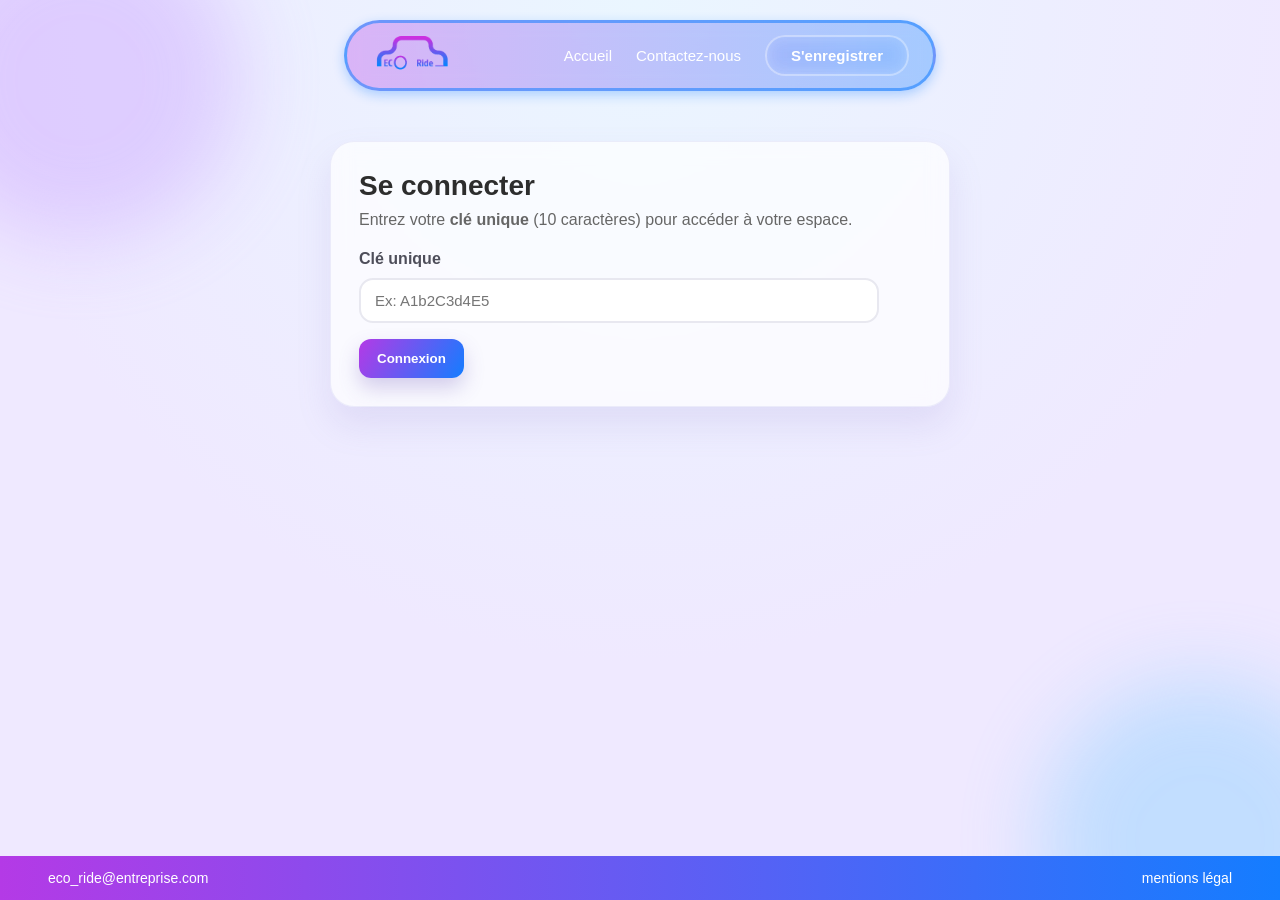
<file: ECORIDE/connect.html>
<!DOCTYPE html>
<html lang="fr">
  <head>
    <meta charset="utf-8" />
    <meta name="viewport" content="width=device-width, initial-scale=1" />
    <title>EcoRide - Connexion</title>
    <link rel="stylesheet" href="style.css" />
  </head>
  <body class="page">
    <header class="top-bar">
      <div class="top-bar__content">
        <div class="logo">
          <img src="logo.png" alt="EcoRide" class="logo__img" />
        </div>
        <nav class="top-nav">
          <a class="top-nav__link" href="index.html">Accueil</a>
          <a class="top-nav__link" href="#">Contactez-nous</a>
          <a class="top-nav__button" href="conn.html">S'enregistrer</a>
        </nav>
      </div>
    </header>

    <main class="content">
      <section class="admin-card" style="max-width: 620px;">
        <h1 class="admin-title">Se connecter</h1>
        <p class="admin-subtitle">
          Entrez votre <strong>clé unique</strong> (10 caractères) pour accéder à
          votre espace.
        </p>

        <form class="admin-auth" id="key-form">
          <label class="admin-label" for="unique-key">Clé unique</label>
          <input
            class="admin-input"
            id="unique-key"
            type="text"
            placeholder="Ex: A1b2C3d4E5"
            minlength="10"
            maxlength="10"
            autocomplete="one-time-code"
            required
          />
          <div class="admin-actions">
            <button class="admin-button" type="submit">Connexion</button>
          </div>
          <p class="admin-error is-hidden" id="key-error">
            Clé invalide ou inconnue.
          </p>
        </form>
      </section>
    </main>

    <footer class="footer">
      <span>eco_ride@entreprise.com</span>
      <a href="#" class="footer__link">mentions légal</a>
    </footer>

    <script>
      const LS_PASSAGERS = "ecoride_passagers";
      const LS_CHAUFFEURS = "ecoride_chauffeurs";

      const readArray = (key) => {
        const raw = localStorage.getItem(key);
        if (!raw) return [];
        try {
          const parsed = JSON.parse(raw);
          return Array.isArray(parsed) ? parsed : [];
        } catch {
          return [];
        }
      };

      const writeArray = (key, arr) => {
        localStorage.setItem(key, JSON.stringify(arr));
      };

      const form = document.getElementById("key-form");
      const input = document.getElementById("unique-key");
      const errorEl = document.getElementById("key-error");

      form.addEventListener("submit", (e) => {
        e.preventDefault();
        errorEl.classList.add("is-hidden");

        const key = (input.value || "").trim();
        if (key.length !== 10) {
          errorEl.classList.remove("is-hidden");
          return;
        }

        const passagers = readArray(LS_PASSAGERS);
        const chauffeurs = readArray(LS_CHAUFFEURS);

        const passager = passagers.find((p) => p?.cleConnexion === key);
        if (passager) {
          // 1ère connexion: donner 20 crédits (c)
          const idx = passagers.findIndex((p) => p?.cleConnexion === key);
          if (idx >= 0) {
            const existingCredits = Number(passagers[idx]?.credits);
            if (!Number.isFinite(existingCredits)) {
              passagers[idx] = { ...passagers[idx], credits: 20 };
              writeArray(LS_PASSAGERS, passagers);
            }
          }
          sessionStorage.setItem("ecoride_current_user_type", "passager");
          sessionStorage.setItem("ecoride_current_user_key", key);
          window.location.href = "pass.html";
          return;
        }

        const chauffeur = chauffeurs.find((c) => c?.cleConnexion === key);
        if (chauffeur) {
          sessionStorage.setItem("ecoride_current_user_type", "chauffeur");
          sessionStorage.setItem("ecoride_current_user_key", key);
          window.location.href = "chauf.html";
          return;
        }

        errorEl.classList.remove("is-hidden");
      });
    </script>
  </body>
</html>
</file>
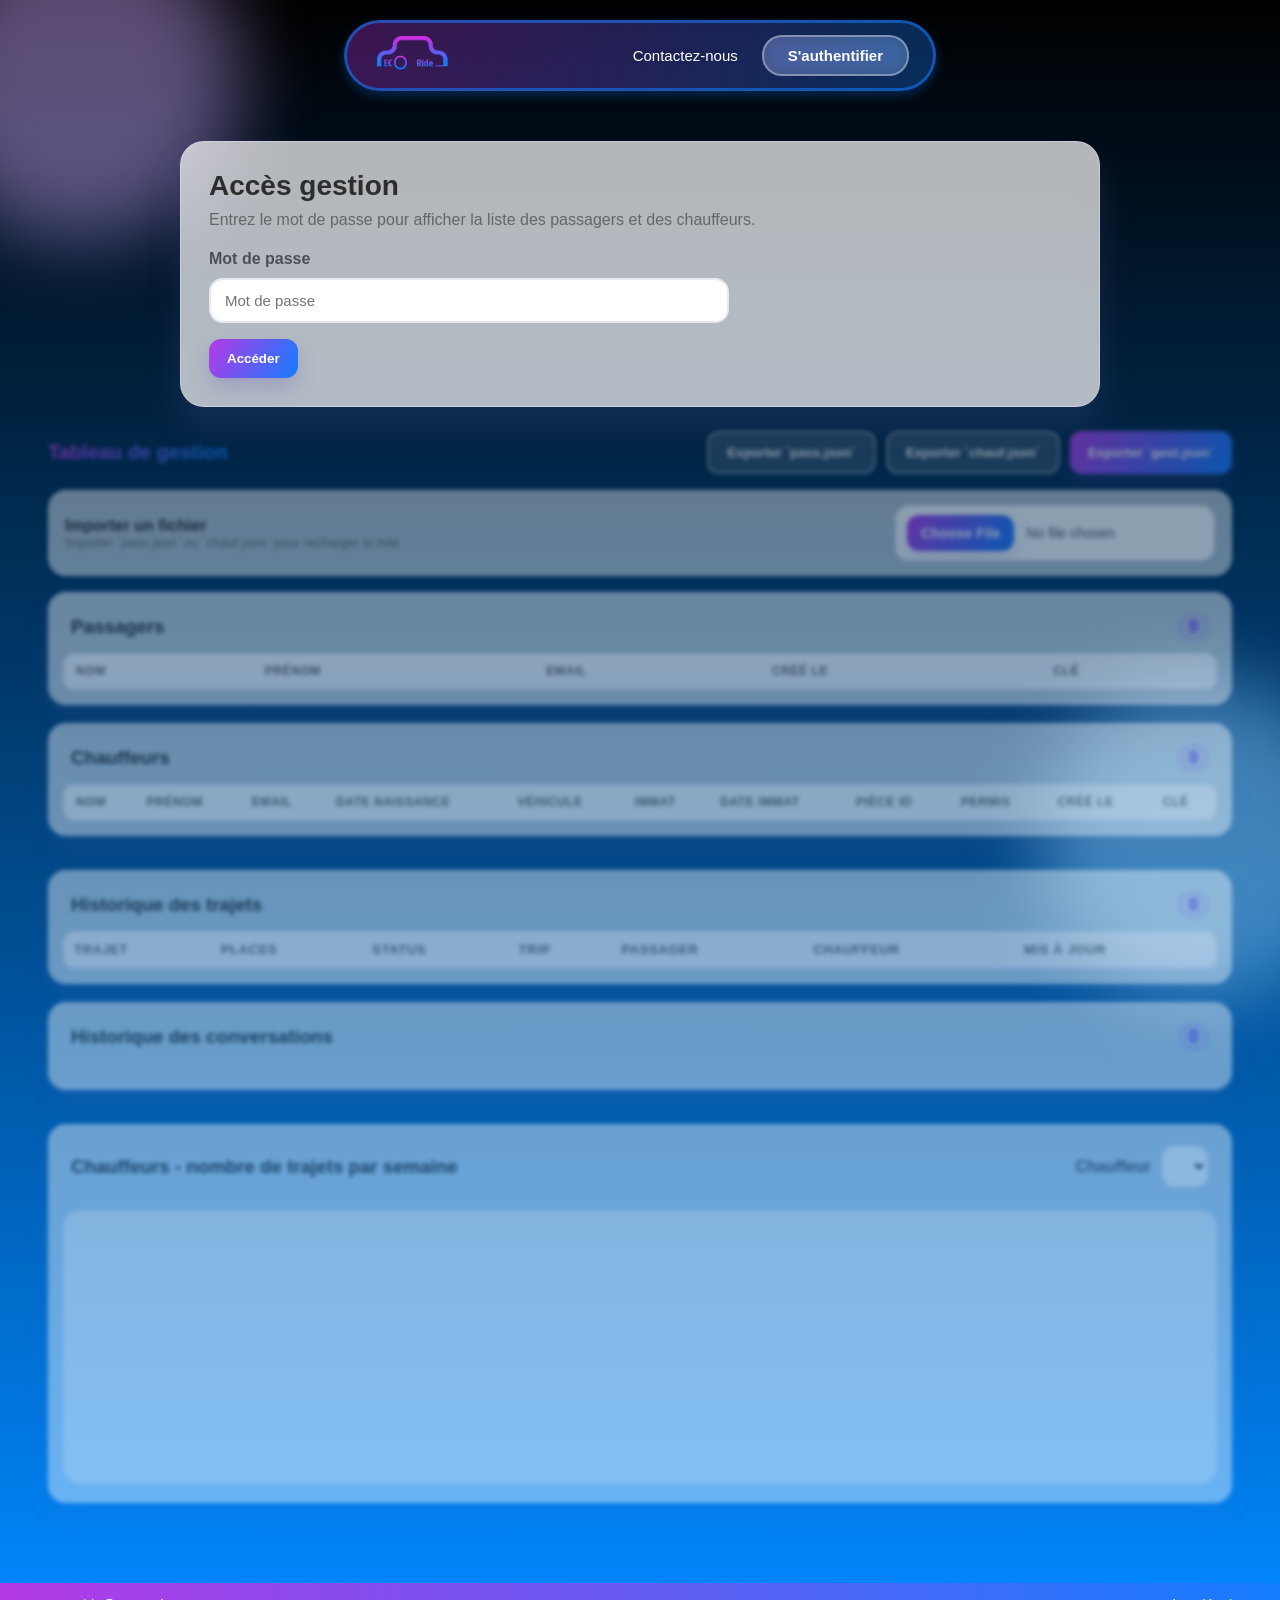
<file: ECORIDE/gest.html>
<!DOCTYPE html>
<html lang="fr">
  <head>
    <meta charset="utf-8" />
    <meta name="viewport" content="width=device-width, initial-scale=1" />
    <title>EcoRide - Gestion</title>
    <link rel="stylesheet" href="style.css" />
  </head>
  <body class="page page--gest">
    <header class="top-bar">
      <div class="top-bar__content">
        <div class="logo">
          <img src="logo.png" alt="EcoRide" class="logo__img" />
        </div>
        <nav class="top-nav">
          <a class="top-nav__link" href="#">Contactez-nous</a>
          <a class="top-nav__button" href="connect.html" id="login-link">S'authentifier</a>
          <button class="top-nav__button is-hidden" id="logout-btn" type="button">Déconnexion</button>
        </nav>
      </div>
    </header>

    <main class="content">
      <section class="admin-card" id="auth-card">
        <h1 class="admin-title">Accès gestion</h1>
        <p class="admin-subtitle">
          Entrez le mot de passe pour afficher la liste des passagers et des
          chauffeurs.
        </p>

        <form class="admin-auth" id="auth-form">
          <label class="admin-label" for="admin-password">Mot de passe</label>
          <input
            class="admin-input"
            id="admin-password"
            type="password"
            placeholder="Mot de passe"
            autocomplete="current-password"
            required
          />
          <div class="admin-actions">
            <button class="admin-button" type="submit">Accéder</button>
          </div>
          <p class="admin-error is-hidden" id="auth-error">
            Mot de passe incorrect.
          </p>
        </form>
      </section>

      <section class="admin admin--locked" id="admin-panel">
        <div class="admin-header">
          <h2 class="admin-section-title">Tableau de gestion</h2>
          <div class="admin-header__actions">
            <button class="admin-button admin-button--ghost" id="export-pass">
              Exporter `pass.json`
            </button>
            <button class="admin-button admin-button--ghost" id="export-chauf">
              Exporter `chauf.json`
            </button>
            <button class="admin-button" id="export-gest">
              Exporter `gest.json`
            </button>
          </div>
        </div>

        <div class="admin-import">
          <div class="admin-import__block">
            <div class="admin-import__title">Importer un fichier</div>
            <div class="admin-import__hint">
              Importer `pass.json` ou `chauf.json` pour recharger la liste.
            </div>
          </div>
          <input
            class="admin-file"
            id="import-file"
            type="file"
            accept=".json"
          />
        </div>

        <section class="admin-grid">
          <article class="admin-list">
            <div class="admin-list__header">
              <h3>Passagers</h3>
              <span class="admin-badge" id="passagers-count">0</span>
            </div>
            <div class="admin-table-wrap">
              <table class="admin-table" id="passagers-table">
                <thead>
                  <tr>
                    <th>Nom</th>
                    <th>Prénom</th>
                    <th>Email</th>
                    <th>Créé le</th>
                    <th>Clé</th>
                  </tr>
                </thead>
                <tbody></tbody>
              </table>
            </div>
          </article>

          <article class="admin-list">
            <div class="admin-list__header">
              <h3>Chauffeurs</h3>
              <span class="admin-badge" id="chauffeurs-count">0</span>
            </div>
            <div class="admin-table-wrap">
              <table class="admin-table" id="chauffeurs-table">
                <thead>
                  <tr>
                    <th>Nom</th>
                    <th>Prénom</th>
                    <th>Email</th>
                    <th>Date naissance</th>
                    <th>Véhicule</th>
                    <th>Immat</th>
                    <th>Date immat</th>
                    <th>Pièce ID</th>
                    <th>Permis</th>
                    <th>Créé le</th>
                    <th>Clé</th>
                  </tr>
                </thead>
                <tbody></tbody>
              </table>
            </div>
          </article>
        </section>

        <section class="admin-grid admin-grid--history">
          <article class="admin-list">
            <div class="admin-list__header">
              <h3>Historique des trajets</h3>
              <span class="admin-badge" id="trips-count">0</span>
            </div>
            <div class="admin-table-wrap">
              <table class="admin-table admin-table--compact" id="trips-table">
                <thead>
                  <tr>
                    <th>Trajet</th>
                    <th>Places</th>
                    <th>Status</th>
                    <th>Trip</th>
                    <th>Passager</th>
                    <th>Chauffeur</th>
                    <th>Mis à jour</th>
                  </tr>
                </thead>
                <tbody></tbody>
              </table>
            </div>
          </article>

          <article class="admin-list">
            <div class="admin-list__header">
              <h3>Historique des conversations</h3>
              <span class="admin-badge" id="chats-count">0</span>
            </div>
            <div class="admin-chat-list" id="chats-list"></div>
          </article>
        </section>

        <section class="admin-list admin-graph">
          <div class="admin-list__header">
            <h3>Chauffeurs - nombre de trajets par semaine</h3>
            <div class="admin-graph__controls">
              <label class="admin-label" for="chauffeur-select">Chauffeur</label>
              <select class="admin-input admin-input--select" id="chauffeur-select"></select>
            </div>
          </div>
          <canvas class="admin-chart" id="trips-chart" width="1100" height="260"></canvas>
        </section>
      </section>
    </main>

    <footer class="footer">
      <span>eco_ride@entreprise.com</span>
      <a href="#" class="footer__link">mentions légal</a>
    </footer>

    <script>
      const ALLOWED_PASSWORDS = new Set(["castthering", "eskaloga"]);

      const authCard = document.getElementById("auth-card");
      const authForm = document.getElementById("auth-form");
      const authError = document.getElementById("auth-error");
      const adminPanel = document.getElementById("admin-panel");

      const importFile = document.getElementById("import-file");
      const exportPassBtn = document.getElementById("export-pass");
      const exportChaufBtn = document.getElementById("export-chauf");
      const exportGestBtn = document.getElementById("export-gest");
      const loginLink = document.getElementById("login-link");
      const logoutBtn = document.getElementById("logout-btn");

      const passagersCount = document.getElementById("passagers-count");
      const chauffeursCount = document.getElementById("chauffeurs-count");
      const passagersTableBody = document.querySelector(
        "#passagers-table tbody"
      );
      const chauffeursTableBody = document.querySelector(
        "#chauffeurs-table tbody"
      );
      const tripsCount = document.getElementById("trips-count");
      const tripsTableBody = document.querySelector("#trips-table tbody");
      const chatsCount = document.getElementById("chats-count");
      const chatsList = document.getElementById("chats-list");
      const chauffeurSelect = document.getElementById("chauffeur-select");
      const tripsChart = document.getElementById("trips-chart");

      const LS_PASSAGERS = "ecoride_passagers";
      const LS_CHAUFFEURS = "ecoride_chauffeurs";
      const LS_REQUESTS = "ecoride_trip_requests";
      const LS_CHATS = "ecoride_chats";
      const AUTH_KEY = "ecoride_gest_authed";
      const LS_PASSAGERS_ORDER = "ecoride_passagers_order";
      const LS_CHAUFFEURS_ORDER = "ecoride_chauffeurs_order";
      const LS_REQUESTS_ORDER = "ecoride_trip_requests_order";

      const escapeHtml = (s) =>
        String(s ?? "")
          .replaceAll("&", "&amp;")
          .replaceAll("<", "&lt;")
          .replaceAll(">", "&gt;")
          .replaceAll('"', "&quot;")
          .replaceAll("'", "&#039;");

      const formatDateTime = (iso) => {
        if (!iso) return "";
        const d = new Date(iso);
        if (Number.isNaN(d.getTime())) return String(iso);
        return d.toLocaleString("fr-FR");
      };

      const maskKey = (k) => {
        const key = String(k ?? "");
        if (key.length <= 4) return key;
        return `${key.slice(0, 2)}••••••${key.slice(-2)}`;
      };

      const readArray = (key) => {
        const raw = localStorage.getItem(key);
        if (!raw) return [];
        try {
          const parsed = JSON.parse(raw);
          return Array.isArray(parsed) ? parsed : [];
        } catch {
          return [];
        }
      };

      const readJson = (key, fallback) => {
        const raw = localStorage.getItem(key);
        if (!raw) return fallback;
        try {
          return JSON.parse(raw);
        } catch {
          return fallback;
        }
      };

      const writeArray = (key, arr) => {
        localStorage.setItem(key, JSON.stringify(arr));
      };

      const reorderByIdList = (items, idList, getId) => {
        const map = new Map();
        for (const it of items) {
          const id = getId(it);
          if (id) map.set(String(id), it);
        }
        const out = [];
        const used = new Set();
        for (const id of idList || []) {
          const k = String(id);
          const it = map.get(k);
          if (it) {
            out.push(it);
            used.add(k);
          }
        }
        for (const it of items) {
          const id = getId(it);
          const k = id ? String(id) : "";
          if (!k || used.has(k)) continue;
          out.push(it);
        }
        return out;
      };

      const initSortableTbody = ({ tbody, getItems, setItems, getId, orderKey }) => {
        if (!tbody) return;
        let draggingRow = null;

        const isInteractive = (el) =>
          !!el?.closest?.("button, a, input, select, textarea, label, code, svg, path");

        const persistFromDom = () => {
          const ids = Array.from(tbody.querySelectorAll("tr"))
            .map((tr) => tr?.dataset?.id)
            .filter(Boolean);
          if (!ids.length) return;

          const items = getItems();
          const next = reorderByIdList(items, ids, getId);
          setItems(next);
          if (orderKey) writeArray(orderKey, ids);
        };

        tbody.addEventListener("dragstart", (e) => {
          if (isInteractive(e.target)) {
            e.preventDefault();
            return;
          }
          const row = e.target.closest("tr");
          if (!row) return;
          draggingRow = row;
          row.classList.add("admin-row--dragging");
          if (e.dataTransfer) {
            e.dataTransfer.effectAllowed = "move";
            e.dataTransfer.setData("text/plain", row.dataset.id || "");
          }
        });

        tbody.addEventListener("dragend", () => {
          if (draggingRow) draggingRow.classList.remove("admin-row--dragging");
          draggingRow = null;
        });

        tbody.addEventListener("dragover", (e) => {
          if (!draggingRow) return;
          e.preventDefault();
          const row = e.target.closest("tr");
          if (!row || row === draggingRow) return;
          const rect = row.getBoundingClientRect();
          const after = e.clientY > rect.top + rect.height / 2;
          tbody.insertBefore(draggingRow, after ? row.nextSibling : row);
        });

        tbody.addEventListener("drop", (e) => {
          if (!draggingRow) return;
          e.preventDefault();
          persistFromDom();
          render();
        });
      };

      const downloadJson = (filename, data) => {
        const jsonData = JSON.stringify(data, null, 2);
        const blob = new Blob([jsonData], { type: "application/json" });
        const url = URL.createObjectURL(blob);
        const a = document.createElement("a");
        a.href = url;
        a.download = filename;
        document.body.appendChild(a);
        a.click();
        document.body.removeChild(a);
        URL.revokeObjectURL(url);
      };

      const formatShort = (s) => {
        const str = String(s ?? "");
        if (str.length <= 18) return str;
        return `${str.slice(0, 8)}…${str.slice(-6)}`;
      };

      // ISO week helpers for graph
      const getIsoWeekKey = (dateLike) => {
        const d0 = new Date(dateLike);
        if (Number.isNaN(d0.getTime())) return null;
        const d = new Date(Date.UTC(d0.getFullYear(), d0.getMonth(), d0.getDate()));
        // Thursday in current week decides the year.
        d.setUTCDate(d.getUTCDate() + 4 - (d.getUTCDay() || 7));
        const yearStart = new Date(Date.UTC(d.getUTCFullYear(), 0, 1));
        const weekNo = Math.ceil((((d - yearStart) / 86400000) + 1) / 7);
        return `${d.getUTCFullYear()}-W${String(weekNo).padStart(2, "0")}`;
      };

      const addWeeks = (date, weeks) => {
        const d = new Date(date);
        d.setDate(d.getDate() + weeks * 7);
        return d;
      };

      const renderChats = (requests, chatsObj) => {
        const threadIds = Object.keys(chatsObj || {});
        chatsCount.textContent = String(threadIds.length);
        if (!threadIds.length) {
          chatsList.innerHTML = `<div class="admin-empty">Aucune conversation.</div>`;
          return;
        }

        const byId = new Map(requests.map((r) => [r?.id, r]));

        const items = threadIds
          .map((id) => {
            const msgs = Array.isArray(chatsObj[id]) ? chatsObj[id] : [];
            const last = msgs[msgs.length - 1];
            const req = byId.get(id);
            const title = req ? `${req.depart} → ${req.arrivee}` : id;
            return {
              id,
              title,
              count: msgs.length,
              lastText: last?.text || "",
              lastTs: last?.ts || "",
              sort: Date.parse(req?.updatedAt || req?.decidedAt || req?.createdAt || "") || 0,
            };
          })
          .sort((a, b) => b.sort - a.sort);

        chatsList.innerHTML = items
          .map(
            (c) => `
            <div class="admin-chat-item">
              <div class="admin-chat-item__main">
                <div class="admin-chat-item__title">${escapeHtml(c.title)}</div>
                <div class="admin-chat-item__meta">
                  <span>${escapeHtml(c.count)} msg</span>
                  <span>${escapeHtml(formatShort(c.lastText))}</span>
                  <span>${escapeHtml(c.lastTs)}</span>
                </div>
              </div>
              <button class="admin-button admin-button--ghost" type="button" data-view-chat="${escapeHtml(
                c.id
              )}">Voir</button>
            </div>
          `
          )
          .join("");
      };

      const renderTrips = (requests) => {
        tripsCount.textContent = String(requests.length);
        if (!requests.length) {
          tripsTableBody.innerHTML = `<tr><td colspan="7">Aucun trajet enregistré.</td></tr>`;
          return;
        }

        const order = readArray(LS_REQUESTS_ORDER);
        const baseSorted = requests
          .slice()
          .sort((a, b) => {
            const da = Date.parse(a?.updatedAt || a?.decidedAt || a?.createdAt || "") || 0;
            const db = Date.parse(b?.updatedAt || b?.decidedAt || b?.createdAt || "") || 0;
            return db - da;
          });
        const sorted = order?.length
          ? reorderByIdList(baseSorted, order, (r) => r?.id)
          : baseSorted;

        tripsTableBody.innerHTML = sorted
          .map((r) => {
            const status = r?.status || "";
            const tripStatus = r?.tripStatus || "";
            const route = `${r?.depart || ""} → ${r?.arrivee || ""}`.trim();
            const when = r?.date ? `${r.date} ${r.heure || ""}`.trim() : "";
            return `
              <tr draggable="true" data-id="${escapeHtml(r?.id)}">
                <td>
                  <div class="admin-trip-title">${escapeHtml(route || r?.voyageId || r?.id)}</div>
                  <div class="admin-trip-sub">${escapeHtml(when)}</div>
                </td>
                <td>${escapeHtml(r?.seats)}</td>
                <td>${escapeHtml(status)}</td>
                <td>${escapeHtml(tripStatus)}</td>
                <td><code class="admin-code">${escapeHtml(maskKey(r?.passagerKey))}</code></td>
                <td><code class="admin-code">${escapeHtml(maskKey(r?.chauffeurKey))}</code></td>
                <td>${escapeHtml(formatDateTime(r?.updatedAt || r?.decidedAt || r?.createdAt))}</td>
              </tr>
            `;
          })
          .join("");
      };

      const computeTripsByWeek = (requests, chauffeurKeyOrAll) => {
        const counts = new Map(); // weekKey -> count
        for (const r of requests) {
          if (!r) continue;
          if (chauffeurKeyOrAll && chauffeurKeyOrAll !== "ALL" && r.chauffeurKey !== chauffeurKeyOrAll) {
            continue;
          }
          if (r.status !== "accepted") continue;
          const t = r.tripStartedAt || r.decidedAt || r.updatedAt || r.createdAt;
          const wk = getIsoWeekKey(t);
          if (!wk) continue;
          counts.set(wk, (counts.get(wk) || 0) + 1);
        }
        return counts;
      };

      const renderChart = (requests) => {
        if (!tripsChart) return;
        const ctx = tripsChart.getContext("2d");
        if (!ctx) return;

        const chosen = chauffeurSelect.value || "ALL";
        const counts = computeTripsByWeek(requests, chosen);

        // last 12 weeks labels
        const now = new Date();
        const start = addWeeks(now, -11);
        const labels = [];
        const values = [];
        for (let i = 0; i < 12; i++) {
          const d = addWeeks(start, i);
          const k = getIsoWeekKey(d);
          labels.push(k);
          values.push(counts.get(k) || 0);
        }

        const w = tripsChart.width;
        const h = tripsChart.height;
        ctx.clearRect(0, 0, w, h);

        // background
        ctx.fillStyle = "rgba(255,255,255,0.75)";
        ctx.fillRect(0, 0, w, h);

        const pad = 18;
        const chartW = w - pad * 2;
        const chartH = h - pad * 2 - 18;
        const maxV = Math.max(1, ...values);
        const barW = Math.floor(chartW / values.length) - 10;

        // axis line
        ctx.strokeStyle = "rgba(0,0,0,0.08)";
        ctx.lineWidth = 1;
        ctx.beginPath();
        ctx.moveTo(pad, pad + chartH);
        ctx.lineTo(pad + chartW, pad + chartH);
        ctx.stroke();

        const grad = ctx.createLinearGradient(0, pad, 0, pad + chartH);
        grad.addColorStop(0, "rgba(180,58,230,0.9)");
        grad.addColorStop(1, "rgba(20,125,255,0.9)");

        for (let i = 0; i < values.length; i++) {
          const v = values[i];
          const x = pad + i * (barW + 10) + 6;
          const bh = Math.round((v / maxV) * (chartH - 12));
          const y = pad + chartH - bh;
          ctx.fillStyle = grad;
          ctx.fillRect(x, y, barW, bh);

          // value label
          ctx.fillStyle = "rgba(45,45,45,0.9)";
          ctx.font = "12px Segoe UI";
          ctx.fillText(String(v), x + Math.max(0, barW / 2 - 4), y - 6);

          // week label (short)
          const lab = String(labels[i] || "").slice(-3);
          ctx.fillStyle = "rgba(80,80,90,0.85)";
          ctx.font = "11px Segoe UI";
          ctx.fillText(lab, x, pad + chartH + 16);
        }
      };

      const render = () => {
        const passagersRaw = readArray(LS_PASSAGERS);
        const chauffeursRaw = readArray(LS_CHAUFFEURS);
        const requests = readArray(LS_REQUESTS);
        const chatsObj = readJson(LS_CHATS, {});

        const passOrder = readArray(LS_PASSAGERS_ORDER);
        const chaufOrder = readArray(LS_CHAUFFEURS_ORDER);
        const passagers = passOrder?.length
          ? reorderByIdList(passagersRaw, passOrder, (p) => p?.cleConnexion || p?.email)
          : passagersRaw;
        const chauffeurs = chaufOrder?.length
          ? reorderByIdList(chauffeursRaw, chaufOrder, (c) => c?.cleConnexion || c?.email)
          : chauffeursRaw;

        // Normalise (si ordre appliqué, on ré-écrit pour garder la cohérence)
        if (passagers !== passagersRaw) writeArray(LS_PASSAGERS, passagers);
        if (chauffeurs !== chauffeursRaw) writeArray(LS_CHAUFFEURS, chauffeurs);

        passagersCount.textContent = String(passagers.length);
        chauffeursCount.textContent = String(chauffeurs.length);

        passagersTableBody.innerHTML = passagers
          .map(
            (p) => `
            <tr draggable="true" data-id="${escapeHtml(p?.cleConnexion || p?.email)}">
              <td>${escapeHtml(p.nom)}</td>
              <td>${escapeHtml(p.prenom)}</td>
              <td>${escapeHtml(p.email)}</td>
              <td>${escapeHtml(formatDateTime(p.dateCreation))}</td>
              <td>
                <div class="admin-key" data-masked="false">
                  <code class="admin-code admin-code--key" data-key="${escapeHtml(
                    p.cleConnexion
                  )}">${escapeHtml(p.cleConnexion)}</code>
                  <button
                    class="admin-key__toggle"
                    type="button"
                    aria-label="Masquer la clé"
                    title="Masquer / Afficher"
                  >
                    <svg
                      class="admin-lock"
                      width="22"
                      height="22"
                      viewBox="0 0 24 24"
                      fill="none"
                      xmlns="http://www.w3.org/2000/svg"
                      aria-hidden="true"
                    >
                      <g class="admin-lock__shackle">
                        <path
                          d="M8 11V8.5C8 6.01472 10.0147 4 12.5 4C14.9853 4 17 6.01472 17 8.5V11"
                          stroke="currentColor"
                          stroke-width="2"
                          stroke-linecap="round"
                        />
                      </g>
                      <path
                        d="M7 11H18C19.1046 11 20 11.8954 20 13V19C20 20.1046 19.1046 21 18 21H7C5.89543 21 5 20.1046 5 19V13C5 11.8954 5.89543 11 7 11Z"
                        stroke="currentColor"
                        stroke-width="2"
                        stroke-linejoin="round"
                      />
                      <path
                        d="M12.5 15V17"
                        stroke="currentColor"
                        stroke-width="2"
                        stroke-linecap="round"
                      />
                    </svg>
                  </button>
                </div>
              </td>
            </tr>
          `
          )
          .join("");

        chauffeursTableBody.innerHTML = chauffeurs
          .map(
            (c) => `
            <tr draggable="true" data-id="${escapeHtml(c?.cleConnexion || c?.email)}">
              <td>${escapeHtml(c.nom)}</td>
              <td>${escapeHtml(c.prenom)}</td>
              <td>${escapeHtml(c.email)}</td>
              <td>${escapeHtml(c.dateNaissance)}</td>
              <td>${escapeHtml(c.vehiculeModele)}</td>
              <td>${escapeHtml(c.vehiculeImmat)}</td>
              <td>${escapeHtml(c.vehiculeDateImmat)}</td>
              <td>${escapeHtml(c.idFile)}</td>
              <td>${escapeHtml(c.licenseFile)}</td>
              <td>${escapeHtml(formatDateTime(c.dateCreation))}</td>
              <td>
                <div class="admin-key" data-masked="false">
                  <code class="admin-code admin-code--key" data-key="${escapeHtml(
                    c.cleConnexion
                  )}">${escapeHtml(c.cleConnexion)}</code>
                  <button
                    class="admin-key__toggle"
                    type="button"
                    aria-label="Masquer la clé"
                    title="Masquer / Afficher"
                  >
                    <svg
                      class="admin-lock"
                      width="22"
                      height="22"
                      viewBox="0 0 24 24"
                      fill="none"
                      xmlns="http://www.w3.org/2000/svg"
                      aria-hidden="true"
                    >
                      <g class="admin-lock__shackle">
                        <path
                          d="M8 11V8.5C8 6.01472 10.0147 4 12.5 4C14.9853 4 17 6.01472 17 8.5V11"
                          stroke="currentColor"
                          stroke-width="2"
                          stroke-linecap="round"
                        />
                      </g>
                      <path
                        d="M7 11H18C19.1046 11 20 11.8954 20 13V19C20 20.1046 19.1046 21 18 21H7C5.89543 21 5 20.1046 5 19V13C5 11.8954 5.89543 11 7 11Z"
                        stroke="currentColor"
                        stroke-width="2"
                        stroke-linejoin="round"
                      />
                      <path
                        d="M12.5 15V17"
                        stroke="currentColor"
                        stroke-width="2"
                        stroke-linecap="round"
                      />
                    </svg>
                  </button>
                </div>
              </td>
            </tr>
          `
          )
          .join("");

        // Populate chauffeur select
        if (chauffeurSelect) {
          const prev = chauffeurSelect.value || "ALL";
          const opts = [
            { value: "ALL", label: "Tous les chauffeurs" },
            ...chauffeurs
              .filter((c) => c?.cleConnexion)
              .map((c) => ({
                value: c.cleConnexion,
                label: `${c.prenom || ""} ${c.nom || ""}`.trim() || c.cleConnexion,
              })),
          ];
          chauffeurSelect.innerHTML = opts
            .map((o) => `<option value="${escapeHtml(o.value)}">${escapeHtml(o.label)}</option>`)
            .join("");
          if (opts.some((o) => o.value === prev)) chauffeurSelect.value = prev;
        }

        renderTrips(requests);
        renderChats(requests, chatsObj);
        renderChart(requests);

        // Drag & drop reordering (maintien clic + glisser)
        initSortableTbody({
          tbody: passagersTableBody,
          getItems: () => readArray(LS_PASSAGERS),
          setItems: (arr) => writeArray(LS_PASSAGERS, arr),
          getId: (p) => p?.cleConnexion || p?.email,
          orderKey: LS_PASSAGERS_ORDER,
        });
        initSortableTbody({
          tbody: chauffeursTableBody,
          getItems: () => readArray(LS_CHAUFFEURS),
          setItems: (arr) => writeArray(LS_CHAUFFEURS, arr),
          getId: (c) => c?.cleConnexion || c?.email,
          orderKey: LS_CHAUFFEURS_ORDER,
        });
        initSortableTbody({
          tbody: tripsTableBody,
          getItems: () => readArray(LS_REQUESTS),
          setItems: (arr) => writeArray(LS_REQUESTS, arr),
          getId: (r) => r?.id,
          orderKey: LS_REQUESTS_ORDER,
        });
      };

      // Afficher / masquer une clé (delegation)
      adminPanel.addEventListener("click", (e) => {
        const btn = e.target.closest(".admin-key__toggle");
        if (!btn) return;

        const wrapper = btn.closest(".admin-key");
        const codeEl = wrapper?.querySelector(".admin-code--key");
        if (!wrapper || !codeEl) return;

        const fullKey = codeEl.dataset.key || "";
        const isMasked = wrapper.dataset.masked === "true";

        if (isMasked) {
          codeEl.textContent = fullKey;
          wrapper.dataset.masked = "false";
          btn.setAttribute("aria-label", "Masquer la clé");
        } else {
          codeEl.textContent = maskKey(fullKey);
          wrapper.dataset.masked = "true";
          btn.setAttribute("aria-label", "Afficher la clé");
        }
      });

      const showAdmin = () => {
        authCard.classList.add("is-hidden");
        adminPanel.classList.remove("admin--locked");
        render();
        if (logoutBtn) logoutBtn.classList.remove("is-hidden");
        if (loginLink) loginLink.classList.add("is-hidden");
      };

      const hideAdmin = () => {
        adminPanel.classList.add("admin--locked");
        authCard.classList.remove("is-hidden");
        if (logoutBtn) logoutBtn.classList.add("is-hidden");
        if (loginLink) loginLink.classList.remove("is-hidden");
      };

      logoutBtn?.addEventListener("click", () => {
        sessionStorage.removeItem(AUTH_KEY);
        hideAdmin();
      });

      authForm.addEventListener("submit", (e) => {
        e.preventDefault();
        authError.classList.add("is-hidden");

        const pw = document.getElementById("admin-password").value || "";
        if (!ALLOWED_PASSWORDS.has(pw)) {
          authError.classList.remove("is-hidden");
          sessionStorage.removeItem(AUTH_KEY);
          return;
        }

        sessionStorage.setItem(AUTH_KEY, "1");
        showAdmin();
      });

      if (sessionStorage.getItem(AUTH_KEY) === "1") {
        showAdmin();
      } else {
        hideAdmin();
      }

      exportPassBtn.addEventListener("click", () => {
        downloadJson("pass.json", readArray(LS_PASSAGERS));
      });

      exportChaufBtn.addEventListener("click", () => {
        downloadJson("chauf.json", readArray(LS_CHAUFFEURS));
      });

      exportGestBtn.addEventListener("click", () => {
        const passagers = readArray(LS_PASSAGERS);
        const chauffeurs = readArray(LS_CHAUFFEURS);
        const tripRequests = readArray(LS_REQUESTS);
        const chats = readJson(LS_CHATS, {});

        // Stats (all chauffeurs)
        const stats = {};
        for (const c of chauffeurs) {
          if (!c?.cleConnexion) continue;
          const counts = computeTripsByWeek(tripRequests, c.cleConnexion);
          stats[c.cleConnexion] = Object.fromEntries(counts.entries());
        }

        downloadJson("gest.json", {
          generatedAt: new Date().toISOString(),
          passagers,
          chauffeurs,
          tripRequests,
          chats,
          tripsByWeekByChauffeurKey: stats,
        });
      });

      importFile.addEventListener("change", async (e) => {
        const file = e.target.files?.[0];
        if (!file) return;

        try {
          const text = await file.text();
          const data = JSON.parse(text);
          if (!Array.isArray(data)) {
            alert("Le fichier importé doit contenir un tableau JSON.");
            return;
          }

          const name = file.name.toLowerCase();
          if (name.includes("pass")) {
            writeArray(LS_PASSAGERS, data);
          } else if (name.includes("chauf")) {
            writeArray(LS_CHAUFFEURS, data);
          } else {
            alert("Nom de fichier attendu: pass.json ou chauf.json");
            return;
          }

          render();
        } catch (err) {
          console.error(err);
          alert("Erreur lors de l'import. Vérifiez que le JSON est valide.");
        } finally {
          importFile.value = "";
        }
      });

      // Chat viewer modal (admin)
      const adminModal = document.createElement("div");
      adminModal.className = "admin-modal is-hidden";
      adminModal.innerHTML = `
        <div class="admin-modal__overlay"></div>
        <div class="admin-modal__panel">
          <div class="admin-modal__header">
            <div class="admin-modal__title" id="admin-modal-title">Conversation</div>
            <button class="admin-modal__close" type="button">×</button>
          </div>
          <div class="admin-modal__body" id="admin-modal-body"></div>
        </div>
      `;
      document.body.appendChild(adminModal);

      const closeAdminModal = () => adminModal.classList.add("is-hidden");
      adminModal.querySelector(".admin-modal__overlay").addEventListener("click", closeAdminModal);
      adminModal.querySelector(".admin-modal__close").addEventListener("click", closeAdminModal);

      const openChatThread = (threadId) => {
        const requests = readArray(LS_REQUESTS);
        const chatsObj = readJson(LS_CHATS, {});
        const req = requests.find((r) => r?.id === threadId);
        const title = req ? `${req.depart} → ${req.arrivee}` : threadId;
        const messages = Array.isArray(chatsObj?.[threadId]) ? chatsObj[threadId] : [];

        document.getElementById("admin-modal-title").textContent = `Conversation - ${title}`;
        document.getElementById("admin-modal-body").innerHTML = messages.length
          ? messages
              .map(
                (m) => `
                <div class="admin-msg admin-msg--${escapeHtml(m.from)}">
                  <div class="admin-msg__bubble">${escapeHtml(m.text)}</div>
                  <div class="admin-msg__meta">${escapeHtml(m.ts)}</div>
                </div>
              `
              )
              .join("")
          : `<div class="admin-empty">Aucun message.</div>`;

        adminModal.classList.remove("is-hidden");
      };

      adminPanel.addEventListener("click", (e) => {
        const btn = e.target.closest("button[data-view-chat]");
        if (!btn) return;
        openChatThread(btn.dataset.viewChat);
      });

      chauffeurSelect?.addEventListener("change", () => {
        render();
      });

      window.addEventListener("storage", (e) => {
        if ([LS_PASSAGERS, LS_CHAUFFEURS, LS_REQUESTS, LS_CHATS].includes(e.key)) {
          if (!adminPanel.classList.contains("is-hidden")) render();
        }
      });
    </script>
  </body>
</html>
</file>
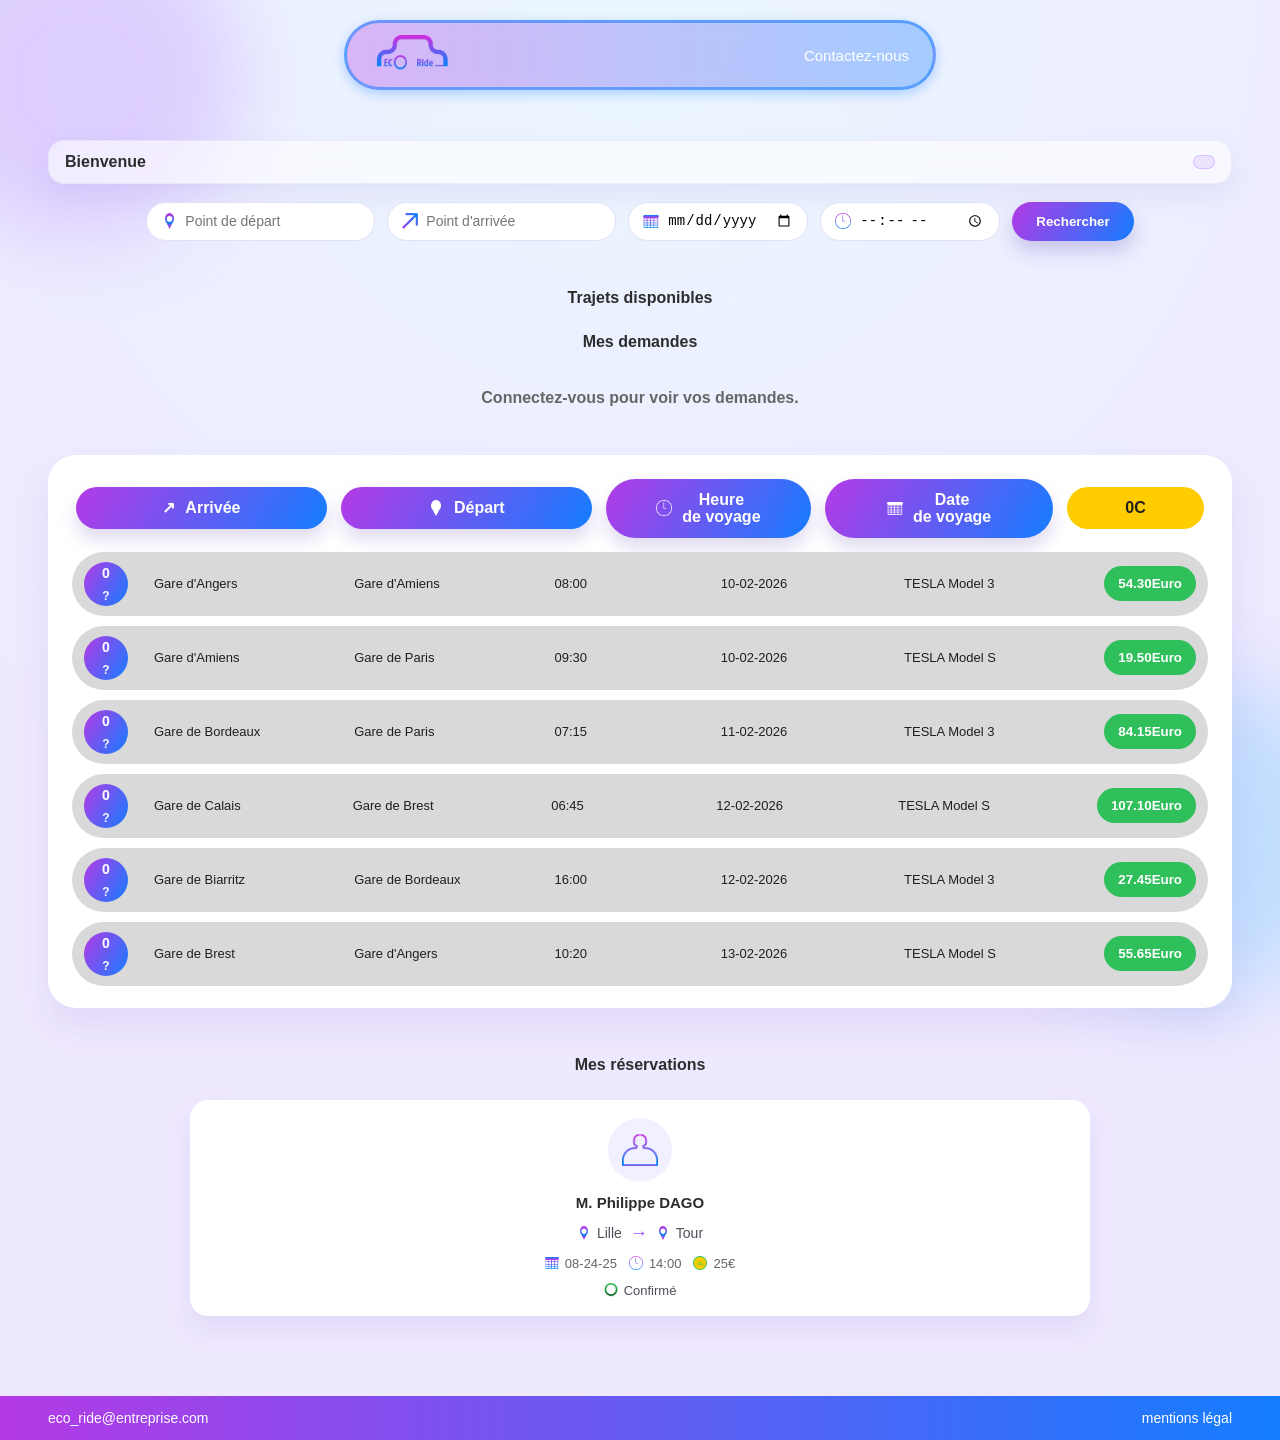
<file: ECORIDE/pass.html>
<!DOCTYPE html>
<html lang="fr">
  <head>
    <meta charset="utf-8" />
    <meta name="viewport" content="width=device-width, initial-scale=1" />
    <title>EcoRide - Espace Passager</title>
    <link rel="stylesheet" href="style.css" />
  </head>
  <body class="page">
    <header class="top-bar">
      <div class="top-bar__content">
        <div class="logo">
          <img src="logo.png" alt="EcoRide" class="logo__img" />
        </div>
        <nav class="top-nav">
          <a class="top-nav__link" href="#">Contactez-nous</a>
          <button class="top-nav__button" id="logout-btn" type="button">Déconnexion</button>
        </nav>
      </div>
    </header>

    <main class="content">
      <section class="welcome-banner" id="welcome-banner" aria-live="polite">
        <div class="welcome-banner__row">
          <span class="welcome-banner__text" id="welcome-text">Bienvenue</span>
          <span class="welcome-banner__credits" id="credits-text"></span>
        </div>
      </section>
      <section class="search-panel">
        <div class="search-field search-field--autocomplete">
          <span class="search-field__icon"
            ><img
              src="img/loca.png"
              alt=""
              aria-hidden="true"
              class="search-field__icon-img"
          /></span>
          <input
            type="text"
            id="depart-input"
            placeholder="Point de départ"
            autocomplete="off"
          />
          <ul class="autocomplete-list" id="depart-list"></ul>
        </div>
        <div class="search-field search-field--autocomplete">
          <span class="search-field__icon"
            ><img
              src="img/arr.png"
              alt=""
              aria-hidden="true"
              class="search-field__icon-img"
          /></span>
          <input
            type="text"
            id="arrivee-input"
            placeholder="Point d'arrivée"
            autocomplete="off"
          />
          <ul class="autocomplete-list" id="arrivee-list"></ul>
        </div>
        <div class="search-field">
          <span class="search-field__icon"
            ><img
              src="img/age.png"
              alt=""
              aria-hidden="true"
              class="search-field__icon-img"
          /></span>
          <input type="date" id="date-input" />
        </div>
        <div class="search-field">
          <span class="search-field__icon"
            ><img
              src="img/clock.png"
              alt=""
              aria-hidden="true"
              class="search-field__icon-img"
          /></span>
          <input type="time" id="heure-input" />
        </div>
        <button class="search-button" type="button" id="search-button">Rechercher</button>
      </section>

      <section class="section-title">
        <span id="trajets-title">Trajets disponibles</span>
      </section>

      <section class="section-title" style="margin-top: 18px;">
        <span>Mes demandes</span>
      </section>
      <section class="request-list" id="request-list"></section>

      <section class="trip-board" id="trajets-container">
        <div class="trip-board__header">
          <div class="trip-pill trip-pill--arrivee">
            <span class="trip-pill__icon">↗</span>
            <span>Arrivée</span>
          </div>
          <div class="trip-pill trip-pill--depart">
            <span class="trip-pill__icon"
              ><img
                src="img/loca.png"
                alt=""
                aria-hidden="true"
                class="trip-pill__icon-img"
            /></span>
            <span>Départ</span>
          </div>
          <div class="trip-pill trip-pill--heure">
            <span class="trip-pill__icon"
              ><img
                src="img/clock.png"
                alt=""
                aria-hidden="true"
                class="trip-pill__icon-img"
            /></span>
            <span>Heure<br />de voyage</span>
          </div>
          <div class="trip-pill trip-pill--date">
            <span class="trip-pill__icon"
              ><img
                src="img/age.png"
                alt=""
                aria-hidden="true"
                class="trip-pill__icon-img"
            /></span>
            <span>Date<br />de voyage</span>
          </div>
          <div class="trip-pill trip-pill--credits" id="credits-pill">0C</div>
        </div>
        <div class="trip-board__rows" id="trip-rows"></div>
      </section>

      <section class="section-title" style="margin-top: 48px;">
        <span>Mes réservations</span>
      </section>

      <section class="driver-grid">
        <article class="driver-card">
          <div class="driver-card__avatar">
            <img
              src="img/logo_passager.png"
              alt=""
              aria-hidden="true"
              class="avatar-icon-img"
            />
          </div>
          <h3 class="driver-card__name">M. Philippe DAGO</h3>
          <div class="driver-card__route">
            <span class="driver-card__route-from"
              ><img
                src="img/loca.png"
                alt=""
                aria-hidden="true"
                class="inline-icon-img"
              />Lille</span
            >
            <span class="driver-card__route-arrow">→</span>
            <span class="driver-card__route-to"
              ><img
                src="img/loca.png"
                alt=""
                aria-hidden="true"
                class="inline-icon-img"
              />Tour</span
            >
          </div>
          <div class="driver-card__details">
            <span
              ><img
                src="img/age.png"
                alt=""
                aria-hidden="true"
                class="inline-icon-img"
              />08-24-25</span
            >
            <span
              ><img
                src="img/clock.png"
                alt=""
                aria-hidden="true"
                class="inline-icon-img"
              />14:00</span
            >
            <span
              ><img
                src="img/mn.png"
                alt=""
                aria-hidden="true"
                class="inline-icon-img"
              />25€</span
            >
          </div>
          <div class="driver-card__status">
            <img src="img/tr.png" alt="" aria-hidden="true" class="inline-icon-img" />Confirmé
          </div>
        </article>
      </section>
    </main>

    <footer class="footer">
      <span>eco_ride@entreprise.com</span>
      <a href="#" class="footer__link">mentions légal</a>
    </footer>

    <script>
      // Déconnexion
      (function () {
        const logoutBtn = document.getElementById("logout-btn");
        if (!logoutBtn) return;
        const userKey = sessionStorage.getItem("ecoride_current_user_key");
        const userType = sessionStorage.getItem("ecoride_current_user_type");
        if (!userKey || !userType) {
          logoutBtn.classList.add("is-hidden");
          return;
        }
        logoutBtn.addEventListener("click", () => {
          sessionStorage.removeItem("ecoride_current_user_type");
          sessionStorage.removeItem("ecoride_current_user_key");
          window.location.href = "connect.html";
        });
      })();

      // Afficher "Bienvenue M. <Nom>" selon la clé unique
      (function () {
        const userKey = sessionStorage.getItem("ecoride_current_user_key");
        const userType = sessionStorage.getItem("ecoride_current_user_type");
        const welcomeText = document.getElementById("welcome-text");
        const creditsText = document.getElementById("credits-text");

        const readArray = (k) => {
          const raw = localStorage.getItem(k);
          if (!raw) return [];
          try {
            const parsed = JSON.parse(raw);
            return Array.isArray(parsed) ? parsed : [];
          } catch {
            return [];
          }
        };

        if (!welcomeText || !userKey || !userType) {
          return;
        }

        if (userType === "passager") {
          const passagers = readArray("ecoride_passagers");
          const u = passagers.find((p) => p?.cleConnexion === userKey);
          if (u?.nom) {
            welcomeText.textContent = `Bienvenue M. ${u.nom}`;
          }
          if (creditsText) {
            const c = Number(u?.credits);
            creditsText.textContent = Number.isFinite(c) ? `${c}c` : "0c";
          }
        }
      })();

      let garesData = null;
      let voyData = null;

      // Charger les données des gares
      fetch("gares.json")
        .then((response) => response.json())
        .then((data) => {
          garesData = data;
        })
        .catch((error) => {
          console.error("Erreur lors du chargement des gares:", error);
        });

      // Charger les trajets disponibles (voy.json)
      fetch("voy.json")
        .then((r) => r.json())
        .then((d) => {
          voyData = d;
          initTrajetsFromVoy();
        })
        .catch((e) => {
          console.error("Erreur lors du chargement de voy.json:", e);
          voyData = { voyages: [] };
          initTrajetsFromVoy();
        });

      const escapeHtml = (s) =>
        String(s ?? "")
          .replaceAll("&", "&amp;")
          .replaceAll("<", "&lt;")
          .replaceAll(">", "&gt;")
          .replaceAll('"', "&quot;")
          .replaceAll("'", "&#039;");

      function filterGares(searchTerm, gares) {
        if (!searchTerm || searchTerm.trim().length === 0) {
          // Afficher toutes les gares si le champ est vide
          return gares;
        }
        const term = searchTerm.toLowerCase().trim();
        return gares.filter((gare) =>
          gare.toLowerCase().includes(term)
        );
      }

      function createAutocompleteList(filteredGares, input, listElement) {
        listElement.innerHTML = "";
        if (filteredGares.length === 0) {
          listElement.classList.remove("is-visible");
          return;
        }

        filteredGares.forEach((gare) => {
          const li = document.createElement("li");
          li.className = "autocomplete-item";
          li.textContent = gare;
          li.addEventListener("click", () => {
            input.value = gare;
            listElement.classList.remove("is-visible");
            // Déclencher la recherche après sélection
            setTimeout(() => {
              if (window.performSearch) {
                window.performSearch();
              }
            }, 150);
          });
          listElement.appendChild(li);
        });

        listElement.classList.add("is-visible");
      }

      function setupAutocomplete(inputId, listId) {
        const input = document.getElementById(inputId);
        const list = document.getElementById(listId);
        let selectedIndex = -1;

        function updateAutocomplete() {
          if (!garesData) return;
          const searchTerm = input.value.trim();
          const filtered = filterGares(searchTerm, garesData.Gares);
          createAutocompleteList(filtered, input, list);
          selectedIndex = -1; // Réinitialiser l'index à chaque mise à jour
        }

        // Mise à jour en temps réel à chaque lettre tapée
        input.addEventListener("input", (e) => {
          updateAutocomplete();
        });

        // Afficher la liste au focus si du texte est présent
        input.addEventListener("focus", (e) => {
          updateAutocomplete();
        });

        // Masquer la liste quand on clique ailleurs
        document.addEventListener("click", (e) => {
          if (!input.contains(e.target) && !list.contains(e.target)) {
            list.classList.remove("is-visible");
            selectedIndex = -1;
          }
        });

        // Navigation au clavier
        input.addEventListener("keydown", (e) => {
          const items = list.querySelectorAll(".autocomplete-item");
          
          if (e.key === "ArrowDown") {
            e.preventDefault();
            if (items.length > 0) {
              selectedIndex = Math.min(selectedIndex + 1, items.length - 1);
              items[selectedIndex]?.scrollIntoView({ block: "nearest" });
              items.forEach((item, idx) => {
                item.classList.toggle("is-selected", idx === selectedIndex);
              });
            }
          } else if (e.key === "ArrowUp") {
            e.preventDefault();
            if (items.length > 0) {
              selectedIndex = Math.max(selectedIndex - 1, -1);
              items.forEach((item, idx) => {
                item.classList.toggle("is-selected", idx === selectedIndex);
              });
            }
          } else if (e.key === "Enter") {
            if (selectedIndex >= 0 && items[selectedIndex]) {
              e.preventDefault();
              input.value = items[selectedIndex].textContent;
              list.classList.remove("is-visible");
              selectedIndex = -1;
              // Déclencher la recherche après sélection
              setTimeout(() => {
                if (window.performSearch) {
                  window.performSearch();
                }
              }, 100);
            }
          } else if (e.key === "Escape") {
            list.classList.remove("is-visible");
            selectedIndex = -1;
          } else {
            // Réinitialiser l'index pour toute autre touche
            selectedIndex = -1;
            items.forEach((item) => {
              item.classList.remove("is-selected");
            });
          }
        });
      }

      // Initialiser l'autocomplétion pour les deux champs
      setupAutocomplete("depart-input", "depart-list");
      setupAutocomplete("arrivee-input", "arrivee-list");

      // Fonction de recherche
      const searchButton = document.getElementById("search-button");
      const departInput = document.getElementById("depart-input");
      const arriveeInput = document.getElementById("arrivee-input");
      const dateInput = document.getElementById("date-input");
      const heureInput = document.getElementById("heure-input");
      const trajetsContainer = document.getElementById("trajets-container");
      const trajetsTitle = document.getElementById("trajets-title");

      function getDistance(depart, arrivee) {
        if (!garesData) return null;
        const route =
          garesData.Distance.find((d) => d.depart === depart && d.arrivee === arrivee) ||
          garesData.Distance.find((d) => d.depart === arrivee && d.arrivee === depart);
        return route ? route.distance : null;
      }

      function formatDate(dateString) {
        if (!dateString) return "";
        const date = new Date(dateString);
        const day = String(date.getDate()).padStart(2, "0");
        const month = String(date.getMonth() + 1).padStart(2, "0");
        const year = date.getFullYear();
        return `${day}-${month}-${year}`;
      }

      function formatTime(timeString) {
        if (!timeString) return "";
        return timeString.substring(0, 5);
      }

      function calculatePrice(distance) {
        if (!distance) return "N/A";
        // Algorithme de conversion km -> euro:
        // 10km = 1.5€ donc 1km = 0.15€
        const euros = distance * 0.15;
        return Math.round(euros * 100) / 100;
      }

      function formatEuro(value) {
        if (typeof value !== "number") return "N/A";
        const isInt = Math.abs(value - Math.round(value)) < 0.0001;
        return isInt ? `${Math.round(value)}Euro` : `${value.toFixed(2)}Euro`;
      }

      function createTrajetRow(trajet, index) {
        const distance = getDistance(trajet.depart, trajet.arrivee);
        const price = calculatePrice(distance);
        const isAuthedPassager =
          sessionStorage.getItem("ecoride_current_user_type") === "passager" &&
          Boolean(sessionStorage.getItem("ecoride_current_user_key"));

        const creditsCost =
          typeof distance === "number" && distance > 250 ? 50 : 40;

        const maxSelectableSeats = Math.min(3, Math.max(0, trajet.remainingPlaces ?? 0));
        const selectedSeats = typeof trajet.selectedSeats === "number" ? trajet.selectedSeats : 0;

        return `
          <div class="trip-row">
            <button
              class="trip-seat"
              type="button"
              data-seat-index="${index}"
              data-voyage-id="${escapeHtml(trajet.voyageId)}"
              data-max="${escapeHtml(maxSelectableSeats)}"
              title="Places demandées (clic pour changer)"
              ${maxSelectableSeats === 0 ? "disabled" : ""}
            >
              <span class="trip-seat__num">${escapeHtml(selectedSeats)}</span>
              <span class="trip-seat__q">?</span>
            </button>
            <div class="trip-row__cell">${escapeHtml(trajet.arrivee)}</div>
            <div class="trip-row__cell">${escapeHtml(trajet.depart)}</div>
            <div class="trip-row__cell">${escapeHtml(formatTime(trajet.heure))}</div>
            <div class="trip-row__cell">${escapeHtml(formatDate(trajet.date))}</div>
            <div class="trip-row__cell">${escapeHtml(trajet.vehicule)}</div>
            <div class="trip-row__actions">
              <button class="trip-chip trip-chip--euro" type="button" data-pay="euro" data-index="${index}">
                ${escapeHtml(formatEuro(price))}
              </button>
              ${
                isAuthedPassager
                  ? `<button class="trip-chip trip-chip--credits" type="button" data-pay="credits" data-credits="${creditsCost}" data-index="${index}">${creditsCost}C</button>`
                  : ""
              }
            </div>
          </div>
        `;
      }

      // Trajets disponibles (voy.json + chauffeurs du localStorage)
      let trajetsDisponibles = [];

      function readArray(key) {
        const raw = localStorage.getItem(key);
        if (!raw) return [];
        try {
          const parsed = JSON.parse(raw);
          return Array.isArray(parsed) ? parsed : [];
        } catch {
          return [];
        }
      }

      function initTrajetsFromVoy() {
        const voyages = (voyData?.voyages || []).slice();
        const chauffeurs = readArray("ecoride_chauffeurs");
        const defaultChauffeurs = [
          { nom: "DAGO", prenom: "Philippe", vehiculeModele: "TESLA Model 3" },
          { nom: "HOLM", prenom: "Robert", vehiculeModele: "TESLA Model S" },
        ];
        const pool = chauffeurs.length ? chauffeurs : defaultChauffeurs;

        const reservedByVoyageId = getReservedSeatsByVoyageId();
        const seatSelection = getSeatSelectionByVoyageId();

        trajetsDisponibles = voyages.map((v, i) => {
          const c = pool[i % pool.length] || {};
          const chauffeurName =
            c.nom ? `M. ${c.prenom || ""} ${c.nom}`.replace(/\s+/g, " ").trim() : "Chauffeur";
          const rawPlaces = Number(v.places ?? 1);
          const places = Math.min(3, Math.max(1, Number.isFinite(rawPlaces) ? rawPlaces : 1));
          const reserved = reservedByVoyageId[v.id] || 0;
          const remainingPlaces = Math.max(0, places - reserved);
          const selectedSeats = Math.min(remainingPlaces, seatSelection[v.id] || 0);
          return {
            voyageId: v.id,
            chauffeur: chauffeurName,
            chauffeurKey: c.cleConnexion || null,
            depart: v.depart,
            arrivee: v.arrivee,
            date: v.date,
            heure: v.heure,
            places,
            remainingPlaces,
            selectedSeats,
            vehicule: c.vehiculeModele || v.vehiculeModele || v.vehiculeModele || "Véhicule électrique",
            vehiculeCouleur: c.vehiculeCouleur || c.couleurVehicule || v.vehiculeCouleur || null,
            vehiculeImmat: c.vehiculeImmat || v.vehiculeImmat || null,
            vehiculeDateImmat: c.vehiculeDateImmat || v.vehiculeDateImmat || null,
          };
        });

        displayTrajets(trajetsDisponibles);
      }

      function displayTrajets(trajets) {
        const rowsEl = document.getElementById("trip-rows");
        if (!rowsEl) return;

        if (trajets.length === 0) {
          rowsEl.innerHTML = `<div class="trip-empty">Aucun trajet disponible pour cette recherche.</div>`;
          return;
        }

        rowsEl.innerHTML = trajets
          .map((trajet, idx) => createTrajetRow(trajet, idx))
          .join("");
      }

      // Paiement en crédits (uniquement espace authentifié passager)
      function updateCreditsUI() {
        const userKey = sessionStorage.getItem("ecoride_current_user_key");
        const userType = sessionStorage.getItem("ecoride_current_user_type");
        const creditsText = document.getElementById("credits-text");
        const creditsPill = document.getElementById("credits-pill");
        if (!creditsText || userType !== "passager" || !userKey) return;

        const passagersRaw = localStorage.getItem("ecoride_passagers");
        let passagers = [];
        try {
          passagers = JSON.parse(passagersRaw || "[]");
        } catch {}
        const u = passagers.find((p) => p?.cleConnexion === userKey);
        const c = Number(u?.credits);
        creditsText.textContent = Number.isFinite(c) ? `${c}c` : "0c";
        if (creditsPill) {
          creditsPill.textContent = Number.isFinite(c) ? `${c}C` : "0C";
        }
      }

      // Requests + seat selection state
      const REQUESTS_KEY = "ecoride_trip_requests";
      const CHAT_KEY = "ecoride_chats";

      function readJson(key, fallback) {
        try {
          const raw = localStorage.getItem(key);
          if (!raw) return fallback;
          return JSON.parse(raw);
        } catch {
          return fallback;
        }
      }

      function writeJson(key, value) {
        localStorage.setItem(key, JSON.stringify(value));
      }

      function getSeatSelectionByVoyageId() {
        const userKey = sessionStorage.getItem("ecoride_current_user_key") || "anon";
        return readJson(`ecoride_seats_${userKey}`, {});
      }

      function setSeatSelectionByVoyageId(next) {
        const userKey = sessionStorage.getItem("ecoride_current_user_key") || "anon";
        writeJson(`ecoride_seats_${userKey}`, next);
      }

      function getReservedSeatsByVoyageId() {
        const requests = readJson(REQUESTS_KEY, []);
        const reserved = {};
        for (const r of requests) {
          if (r?.status === "accepted" && r?.voyageId && Number.isFinite(Number(r?.seats))) {
            reserved[r.voyageId] = (reserved[r.voyageId] || 0) + Number(r.seats);
          }
        }
        return reserved;
      }

      function renderRequests() {
        const el = document.getElementById("request-list");
        if (!el) return;
        const userKey = sessionStorage.getItem("ecoride_current_user_key");
        const userType = sessionStorage.getItem("ecoride_current_user_type");
        if (userType !== "passager" || !userKey) {
          el.innerHTML = `<div class="request-empty">Connectez-vous pour voir vos demandes.</div>`;
          return;
        }

        const requests = readJson(REQUESTS_KEY, []).filter((r) => r?.passagerKey === userKey);
        if (!requests.length) {
          el.innerHTML = `<div class="request-empty">Aucune demande pour le moment.</div>`;
          return;
        }

        el.innerHTML = requests
          .slice()
          .reverse()
          .map((r) => {
            const status = r.status || "pending";
            const showTrip = status === "accepted" && r.tripStatus === "started";
            return `
              <div class="request-card">
                <div class="request-card__main">
                  <div class="request-card__title">${escapeHtml(r.depart)} → ${escapeHtml(
              r.arrivee
            )}</div>
                  <div class="request-card__meta">
                    <span><img src="img/age.png" alt="" aria-hidden="true" class="inline-icon-img" />${escapeHtml(formatDate(r.date))}</span>
                    <span><img src="img/clock.png" alt="" aria-hidden="true" class="inline-icon-img" />${escapeHtml(formatTime(r.heure))}</span>
                    <span><img src="img/logo_passager_g.png" alt="" aria-hidden="true" class="inline-icon-img" />${escapeHtml(
                      r.seats
                    )} place(s)</span>
                    <span class="request-status request-status--${escapeHtml(status)}">${escapeHtml(
              status
            )}</span>
                  </div>
                </div>
                <div class="request-card__actions">
                  <button class="chat-bubble" type="button" data-chat="${escapeHtml(
                    r.id
                  )}" title="Chat"><img src="img/mss.png" alt="" aria-hidden="true" class="chat-icon-img" /></button>
                  ${
                    showTrip
                      ? `<button class="trip-open" type="button" data-trip="${escapeHtml(
                          r.id
                        )}" title="Trajet">Trajet</button>`
                      : ""
                  }
                </div>
              </div>
            `;
          })
          .join("");
      }

      // Seat selector (0..max) updates localStorage and creates/updates pending request
      trajetsContainer.addEventListener("click", (e) => {
        const seatBtn = e.target.closest("button.trip-seat");
        if (!seatBtn) return;

        const idx = Number(seatBtn.dataset.seatIndex);
        const max = Number(seatBtn.dataset.max);
        const voyageId = seatBtn.dataset.voyageId;
        const trajet = trajetsDisponibles[idx];
        if (!trajet || !voyageId) return;

        // Cycle 0..max
        const current = Number(trajet.selectedSeats) || 0;
        const next = max > 0 ? ((current + 1) % (max + 1)) : 0;

        // Persist selection
        const sel = getSeatSelectionByVoyageId();
        sel[voyageId] = next;
        setSeatSelectionByVoyageId(sel);

        // Update in-memory and rerender row list
        initTrajetsFromVoy();

        // If authed passenger, update pending request record
        const userKey = sessionStorage.getItem("ecoride_current_user_key");
        const userType = sessionStorage.getItem("ecoride_current_user_type");
        if (userType !== "passager" || !userKey) return;

        let requests = readJson(REQUESTS_KEY, []);
        const existingIndex = requests.findIndex(
          (r) => r?.passagerKey === userKey && r?.voyageId === voyageId && r?.status === "pending"
        );

        if (next === 0) {
          if (existingIndex >= 0) {
            requests.splice(existingIndex, 1);
            writeJson(REQUESTS_KEY, requests);
            renderRequests();
          }
          return;
        }

        const base = {
          id:
            existingIndex >= 0
              ? requests[existingIndex].id
              : `REQ-${voyageId}-${userKey}-${Date.now()}`,
          status: "pending",
          voyageId,
          passagerKey: userKey,
          chauffeurKey: trajet.chauffeurKey,
          chauffeurName: trajet.chauffeur,
          depart: trajet.depart,
          arrivee: trajet.arrivee,
          date: trajet.date,
          heure: trajet.heure,
          seats: next,
          vehiculeModele: trajet.vehicule,
          vehiculeCouleur: trajet.vehiculeCouleur,
          vehiculeImmat: trajet.vehiculeImmat,
          vehiculeDateImmat: trajet.vehiculeDateImmat,
          tripStatus: "not_started",
          updatedAt: new Date().toISOString(),
        };

        if (existingIndex >= 0) {
          requests[existingIndex] = { ...requests[existingIndex], ...base };
        } else {
          requests.push({ ...base, createdAt: new Date().toISOString() });
        }
        writeJson(REQUESTS_KEY, requests);
        renderRequests();
      });

      // Chat modal (simple)
      const chatModal = document.createElement("div");
      chatModal.className = "chat-modal is-hidden";
      chatModal.innerHTML = `
        <div class="chat-modal__overlay"></div>
        <div class="chat-modal__panel">
          <div class="chat-modal__header">
            <div class="chat-modal__title">Chat</div>
            <button class="chat-modal__close" type="button">×</button>
          </div>
          <div class="chat-modal__messages" id="chat-messages"></div>
          <form class="chat-modal__form" id="chat-form">
            <input class="chat-modal__input" id="chat-input" placeholder="Votre message..." />
            <button class="chat-modal__send" type="submit">Envoyer</button>
          </form>
        </div>
      `;
      document.body.appendChild(chatModal);

      let activeChatId = null;
      const closeChat = () => {
        activeChatId = null;
        chatModal.classList.add("is-hidden");
      };
      chatModal.querySelector(".chat-modal__overlay").addEventListener("click", closeChat);
      chatModal.querySelector(".chat-modal__close").addEventListener("click", closeChat);

      function readChats() {
        return readJson(CHAT_KEY, {});
      }
      function writeChats(chats) {
        writeJson(CHAT_KEY, chats);
      }
      function renderChat() {
        const box = document.getElementById("chat-messages");
        if (!box || !activeChatId) return;
        const chats = readChats();
        const messages = chats[activeChatId] || [];
        box.innerHTML = messages
          .map(
            (m) => `
              <div class="chat-msg chat-msg--${escapeHtml(m.from)}">
                <div class="chat-msg__bubble">${escapeHtml(m.text)}</div>
                <div class="chat-msg__meta">${escapeHtml(m.ts)}</div>
              </div>
            `
          )
          .join("");
        box.scrollTop = box.scrollHeight;
      }

      document.getElementById("request-list").addEventListener("click", (e) => {
        const btn = e.target.closest("button[data-chat]");
        if (!btn) return;
        activeChatId = btn.dataset.chat;
        chatModal.classList.remove("is-hidden");
        renderChat();
      });

      // Trip details modal
      const tripModal = document.createElement("div");
      tripModal.className = "trip-modal is-hidden";
      tripModal.innerHTML = `
        <div class="trip-modal__overlay"></div>
        <div class="trip-modal__panel" id="trip-panel"></div>
      `;
      document.body.appendChild(tripModal);

      const closeTrip = () => {
        tripModal.classList.add("is-hidden");
        const panel = document.getElementById("trip-panel");
        if (panel) panel.innerHTML = "";
      };
      tripModal.querySelector(".trip-modal__overlay").addEventListener("click", closeTrip);

      function renderTripCard(requestId) {
        const panel = document.getElementById("trip-panel");
        if (!panel) return;
        const req = readJson(REQUESTS_KEY, []).find((r) => r?.id === requestId);
        if (!req) return;

        panel.innerHTML = `
          <div class="trip-card">
            <div class="trip-card__top">
              <div class="trip-card__route">${escapeHtml(req.depart)} → ${escapeHtml(req.arrivee)}</div>
              <button class="trip-card__close" type="button" data-close-trip>×</button>
            </div>
            <div class="trip-card__sub">
              <span><img src="img/age.png" alt="" aria-hidden="true" class="inline-icon-img" />${escapeHtml(formatDate(req.date))}</span>
              <span><img src="img/clock.png" alt="" aria-hidden="true" class="inline-icon-img" />${escapeHtml(formatTime(req.heure))}</span>
            </div>
            <div class="trip-card__rows">
              <div class="trip-info"><span>Nombre de passagers</span><strong>${escapeHtml(
                req.seats
              )}</strong></div>
              <div class="trip-info"><span>Véhicule</span><strong>${escapeHtml(
                req.vehiculeModele || "—"
              )}</strong></div>
              <div class="trip-info"><span>Couleur</span><strong>${escapeHtml(
                req.vehiculeCouleur || "—"
              )}</strong></div>
              <div class="trip-info"><span>Immatriculation</span><strong>${escapeHtml(
                req.vehiculeImmat || "—"
              )}</strong></div>
              <div class="trip-info"><span>1ère immatriculation</span><strong>${escapeHtml(
                req.vehiculeDateImmat || "—"
              )}</strong></div>
            </div>
          </div>
        `;
      }

      document.getElementById("request-list").addEventListener("click", (e) => {
        const btn = e.target.closest("button[data-trip]");
        if (!btn) return;
        const id = btn.dataset.trip;
        tripModal.classList.remove("is-hidden");
        renderTripCard(id);
      });

      tripModal.addEventListener("click", (e) => {
        const btn = e.target.closest("button[data-close-trip]");
        if (!btn) return;
        closeTrip();
      });

      // Live refresh when chauffeur updates localStorage (other tab)
      window.addEventListener("storage", (e) => {
        if (e.key === REQUESTS_KEY) {
          renderRequests();
          initTrajetsFromVoy();
        }
      });

      document.getElementById("chat-form").addEventListener("submit", (e) => {
        e.preventDefault();
        const input = document.getElementById("chat-input");
        const text = (input.value || "").trim();
        if (!text || !activeChatId) return;
        const chats = readChats();
        const arr = chats[activeChatId] || [];
        arr.push({
          from: "passager",
          text,
          ts: new Date().toLocaleString("fr-FR"),
        });
        chats[activeChatId] = arr;
        writeChats(chats);
        input.value = "";
        renderChat();
      });

      trajetsContainer.addEventListener("click", (e) => {
        const btn = e.target.closest("button[data-pay]");
        if (!btn) return;

        const payType = btn.dataset.pay;
        const index = Number(btn.dataset.index);
        const chosen = trajetsDisponibles[index];
        if (!chosen) return;

        const userKey = sessionStorage.getItem("ecoride_current_user_key");
        const userType = sessionStorage.getItem("ecoride_current_user_type");
        const isAuthed = userType === "passager" && Boolean(userKey);

        // Paiement en euros: si authentifié, +10c
        if (payType === "euro") {
          if (!isAuthed) {
            alert("Paiement en euros OK. Connectez-vous pour gagner des crédits (+10c).");
            return;
          }

          let passagers = [];
          try {
            passagers = JSON.parse(localStorage.getItem("ecoride_passagers") || "[]");
          } catch {
            passagers = [];
          }
          const idx = passagers.findIndex((p) => p?.cleConnexion === userKey);
          if (idx >= 0) {
            const currentCredits = Number(passagers[idx]?.credits) || 0;
            const newCredits = currentCredits + 10;
            passagers[idx] = { ...passagers[idx], credits: newCredits };
            localStorage.setItem("ecoride_passagers", JSON.stringify(passagers));
            updateCreditsUI();
            alert(`Paiement en euros OK. +10c gagnés. Nouveau solde: ${newCredits}c.`);
          }
          return;
        }

        if (payType !== "credits") return;
        if (!isAuthed) {
          alert("Option disponible uniquement dans l'espace passager connecté.");
          return;
        }

        const cost = Number(btn.dataset.credits);
        if (!Number.isFinite(cost)) return;

        let passagers = [];
        try {
          passagers = JSON.parse(localStorage.getItem("ecoride_passagers") || "[]");
        } catch {
          passagers = [];
        }
        const idx = passagers.findIndex((p) => p?.cleConnexion === userKey);
        if (idx < 0) {
          alert("Utilisateur introuvable.");
          return;
        }

        const currentCredits = Number(passagers[idx]?.credits) || 0;
        if (currentCredits < cost) {
          alert(`Crédits insuffisants. Solde: ${currentCredits}c, coût: ${cost}c.`);
          return;
        }

        // Déduire le coût puis ajouter la récompense (+10c par voyage)
        const newCredits = currentCredits - cost + 10;
        passagers[idx] = { ...passagers[idx], credits: newCredits };
        localStorage.setItem("ecoride_passagers", JSON.stringify(passagers));
        updateCreditsUI();

        alert(`Paiement accepté. Nouveau solde: ${newCredits}c (+10c gagné).`);
      });

      function performSearch() {
        const depart = departInput.value.trim();
        const arrivee = arriveeInput.value.trim();
        const date = dateInput.value;
        const heure = heureInput.value;

        let filteredTrajets = [...trajetsDisponibles];

        const gares = garesData?.Gares || [];
        const departIsExact = gares.some((g) => g.toLowerCase() === depart.toLowerCase());
        const arriveeIsExact = gares.some((g) => g.toLowerCase() === arrivee.toLowerCase());

        if (depart) {
          filteredTrajets = filteredTrajets.filter(
            (t) =>
              departIsExact
                ? t.depart.toLowerCase() === depart.toLowerCase()
                : t.depart.toLowerCase().includes(depart.toLowerCase())
          );
        }

        if (arrivee) {
          filteredTrajets = filteredTrajets.filter(
            (t) =>
              arriveeIsExact
                ? t.arrivee.toLowerCase() === arrivee.toLowerCase()
                : t.arrivee.toLowerCase().includes(arrivee.toLowerCase())
          );
        }

        if (date) {
          filteredTrajets = filteredTrajets.filter((t) => t.date === date);
        }

        if (heure) {
          filteredTrajets = filteredTrajets.filter((t) => t.heure === heure);
        }

        displayTrajets(filteredTrajets);

        if (depart || arrivee || date || heure) {
          trajetsTitle.textContent = `${filteredTrajets.length} trajet(s) trouvé(s)`;
        } else {
          trajetsTitle.textContent = "Trajets disponibles";
        }
      }

      // Exposer performSearch globalement pour l'autocomplétion
      window.performSearch = performSearch;

      searchButton.addEventListener("click", performSearch);

      // Recherche automatique lors de la sélection dans l'autocomplétion
      // Utiliser 'blur' pour les inputs texte après sélection
      departInput.addEventListener("blur", () => {
        setTimeout(() => performSearch(), 200);
      });
      arriveeInput.addEventListener("blur", () => {
        setTimeout(() => performSearch(), 200);
      });
      dateInput.addEventListener("change", performSearch);
      heureInput.addEventListener("change", performSearch);

      // Afficher les trajets au chargement (sera remplacé par voy.json dès qu'il est chargé)
      displayTrajets(trajetsDisponibles);
      renderRequests();
    </script>
  </body>
</html>
</file>
<file: ECORIDE/style.css>
* {
  box-sizing: border-box;
  margin: 0;
  padding: 0;
}

body {
  font-family: "Segoe UI", Tahoma, Geneva, Verdana, sans-serif;
  color: #2d2d2d;
  background: radial-gradient(circle at top, #eaf6ff 0%, #efe9ff 60%);
  min-height: 100vh;
  position: relative;
  overflow-x: hidden;
}

/* Fond uniquement pour gest.html */
.page--gest {
  background: linear-gradient(180deg, #000000 0%, #0088ff 100%);
}

body::before,
body::after {
  content: "";
  position: fixed;
  width: 320px;
  height: 320px;
  border-radius: 50%;
  filter: blur(40px);
  opacity: 0.45;
  z-index: -1;
  animation: floatGlow 10s ease-in-out infinite;
}

body::before {
  background: #caa8ff;
  top: -80px;
  left: -80px;
}

body::after {
  background: #8cd0ff;
  bottom: -100px;
  right: -80px;
  animation-delay: 3s;
}

a {
  color: inherit;
  text-decoration: none;
}

.page {
  display: flex;
  flex-direction: column;
  min-height: 100vh;
}

.page--center .content,
.page--center .auth {
  margin-top: 80px;
}

.top-bar {
  padding: 20px 48px;
  background: transparent;
  position: sticky;
  top: 0;
  z-index: 5000;
}

.top-bar__content {
  display: flex;
  justify-content: space-between;
  align-items: center;
  padding: 12px 24px;
  width: 50%;
  margin: 0 auto;
  background: linear-gradient(
    90deg,
    rgba(180, 58, 230, 0.33),
    rgba(20, 125, 255, 0.33)
  );
  border: 3px solid rgba(20, 125, 255, 0.55);
  border-radius: 999px;
  box-shadow: 0 4px 12px rgba(20, 125, 255, 0.3);
  backdrop-filter: blur(10px);
  overflow: visible;
}

.logo {
  display: flex;
  align-items: center;
  gap: 10px;
}

.logo__img {
  height: 40px;
  width: auto;
  object-fit: contain;
  display: block;
  filter: none;
}

.top-nav {
  display: flex;
  align-items: center;
  gap: 24px;
  font-size: 15px;
  overflow: visible;
}

.top-nav__link {
  color: #ffffff;
  font-weight: 500;
  transition: opacity 0.2s ease;
  text-decoration: none;
}

.top-nav__link:hover {
  opacity: 0.8;
}

.top-nav__button {
  background: rgba(255, 255, 255, 0.18);
  color: #ffffff;
  padding: 10px 24px;
  border-radius: 20px;
  font-weight: 600;
  border: 2px solid rgba(255, 255, 255, 0.35);
  transition: all 0.25s ease;
  text-decoration: none;
  display: inline-block;
  backdrop-filter: blur(10px);
}

.top-nav__button:hover {
  background: rgba(255, 255, 255, 0.24);
  border-color: rgba(255, 255, 255, 0.55);
}

/* Dropdown (index.html) */
.dropdown {
  position: relative;
  overflow: visible;
}

.dropdown__button {
  display: inline-flex;
  align-items: center;
  gap: 10px;
}

.dropdown__chevron {
  font-size: 12px;
  opacity: 0.9;
}

.dropdown__menu {
  position: absolute;
  top: calc(100% + 10px);
  right: 0;
  min-width: 200px;
  background: rgba(255, 255, 255, 0.92);
  backdrop-filter: blur(10px);
  border: 1px solid rgba(223, 223, 246, 0.75);
  border-radius: 14px;
  box-shadow: 0 18px 34px rgba(143, 120, 203, 0.2);
  padding: 6px;
  z-index: 6000;
  display: block;
  opacity: 0;
  visibility: hidden;
  pointer-events: none;
  transform: translateY(-6px);
  transition: opacity 0.16s ease, transform 0.16s ease, visibility 0.16s ease;
  display: flex;
  flex-direction: column;
  gap: 2px;
}

.dropdown.is-open .dropdown__menu {
  opacity: 1;
  visibility: visible;
  pointer-events: auto;
  transform: translateY(0);
}

.dropdown__item {
  display: block;
  padding: 10px 12px;
  border-radius: 10px;
  color: #2d2d2d;
  font-weight: 600;
  text-decoration: none;
}

.dropdown__item:hover {
  background: linear-gradient(
    120deg,
    rgba(180, 58, 230, 0.12),
    rgba(20, 125, 255, 0.12)
  );
}

/* Welcome banner */
.welcome-banner {
  max-width: 1200px;
  margin: 0 auto 18px;
  padding: 12px 16px;
  border-radius: 16px;
  background: rgba(255, 255, 255, 0.6);
  backdrop-filter: blur(10px);
  border: 1px solid rgba(223, 223, 246, 0.55);
  box-shadow: 0 12px 26px rgba(143, 120, 203, 0.12);
}

.welcome-banner__text {
  font-weight: 800;
  color: #2d2d2d;
}

.welcome-banner__row {
  display: flex;
  align-items: center;
  justify-content: space-between;
  gap: 12px;
}

.welcome-banner__credits {
  font-weight: 900;
  color: #4e4e5a;
  background: rgba(150, 82, 255, 0.12);
  border: 1px solid rgba(150, 82, 255, 0.25);
  padding: 6px 10px;
  border-radius: 999px;
}

.driver-card__actions {
  display: grid;
  gap: 10px;
  margin-top: 12px;
}

.driver-card__button--credits {
  background: linear-gradient(90deg, #4caf50, #8bc34a);
}

/* Trip board (pass.html) */
.trip-board {
  background: #fff;
  border-radius: 28px;
  padding: 18px 18px 22px;
  box-shadow: 0 18px 34px rgba(143, 120, 203, 0.15);
  max-width: 1200px;
  margin: 0 auto;
}

.trip-board__header {
  display: grid;
  grid-template-columns: 1.1fr 1.1fr 0.9fr 1fr 0.6fr;
  gap: 14px;
  align-items: center;
  padding: 6px 10px 14px;
}

.trip-pill {
  display: inline-flex;
  align-items: center;
  justify-content: center;
  gap: 10px;
  padding: 12px 14px;
  border-radius: 999px;
  font-weight: 800;
  color: #fff;
  background: linear-gradient(120deg, #b43ae6, #147dff);
  box-shadow: 0 10px 18px rgba(97, 71, 180, 0.2);
  text-align: center;
  line-height: 1.1;
}

.trip-pill__icon {
  filter: brightness(0) invert(1);
}

.trip-pill__icon-img {
  width: 16px;
  height: 16px;
  display: block;
  object-fit: contain;
}

.trip-pill--credits {
  background: #ffcc00;
  color: #1f1f1f;
  box-shadow: none;
}

.trip-board__rows {
  display: grid;
  gap: 10px;
  padding: 0 6px;
}

.trip-row {
  display: grid;
  grid-template-columns: 56px 1.1fr 1.1fr 0.9fr 1fr 1.1fr auto;
  gap: 14px;
  align-items: center;
  background: #d9d9d9;
  border-radius: 999px;
  padding: 10px 12px;
}

.trip-row__bubble {
  width: 40px;
  height: 40px;
  border-radius: 999px;
  background: linear-gradient(120deg, #b43ae6, #147dff);
  display: grid;
  place-items: center;
  font-weight: 900;
  color: #fff;
}

.trip-row__bubble-num {
  line-height: 1;
  font-size: 14px;
}

.trip-row__bubble-q {
  line-height: 1;
  margin-top: 1px;
  font-size: 12px;
  opacity: 0.95;
}

.trip-row__cell {
  font-size: 13px;
  color: #1f1f1f;
  white-space: nowrap;
  overflow: hidden;
  text-overflow: ellipsis;
}

.trip-row__actions {
  display: flex;
  align-items: center;
  gap: 10px;
}

.trip-chip {
  border: none;
  cursor: pointer;
  border-radius: 999px;
  padding: 10px 14px;
  font-weight: 900;
  color: #fff;
}

.trip-chip--info {
  width: 44px;
  height: 44px;
  padding: 0;
  display: grid;
  place-items: center;
  background: linear-gradient(120deg, #b43ae6, #147dff);
  user-select: none;
}

.trip-chip--euro {
  background: #2fbf5b;
}

.trip-chip--credits {
  background: #ffcc00;
  color: #1f1f1f;
}

.trip-empty {
  padding: 34px 10px 24px;
  text-align: center;
  color: #666;
  font-weight: 700;
}

@media (max-width: 920px) {
  .trip-board__header {
    grid-template-columns: 1fr 1fr;
  }
  .trip-row {
    grid-template-columns: 56px 1fr 1fr auto;
    row-gap: 8px;
    border-radius: 22px;
    padding: 12px;
  }
}

.content {
  flex: 1;
  padding: 30px 48px 80px;
}

.hero-title {
  text-align: center;
  margin-bottom: 48px;
  padding: 20px 20px 40px;
  animation: fadeInUp 0.8s ease-out;
}

.hero-title__main {
  font-size: clamp(28px, 5vw, 42px);
  font-weight: 700;
  margin-bottom: 16px;
  line-height: 1.3;
  color: #2d2d2d;
  animation: fadeInUp 0.8s ease-out 0.2s both;
}

.hero-title__highlight {
  background: linear-gradient(120deg, #b43ae6, #147dff);
  -webkit-background-clip: text;
  -webkit-text-fill-color: transparent;
  background-clip: text;
  position: relative;
  display: inline-block;
}

.hero-title__highlight::after {
  content: "";
  position: absolute;
  bottom: 4px;
  left: 0;
  right: 0;
  height: 3px;
  background: linear-gradient(120deg, #b43ae6, #147dff);
  border-radius: 2px;
  opacity: 0.3;
  animation: underlineExpand 0.6s ease-out 1s both;
}

.hero-title__subtitle {
  font-size: clamp(16px, 2.5vw, 20px);
  color: #666;
  margin-bottom: 28px;
  font-weight: 500;
  animation: fadeInUp 0.8s ease-out 0.4s both;
}

.hero-title__objectives {
  display: grid;
  gap: 14px;
  max-width: 700px;
  margin: 0 auto;
  animation: fadeInUp 0.8s ease-out 0.6s both;
}

.hero-title__objective {
  display: flex;
  align-items: flex-start;
  gap: 12px;
  background: rgba(255, 255, 255, 0.7);
  backdrop-filter: blur(10px);
  padding: 14px 20px;
  border-radius: 16px;
  box-shadow: 0 4px 16px rgba(143, 120, 203, 0.1);
  transition: transform 0.25s ease, box-shadow 0.25s ease;
  border: 1px solid rgba(223, 223, 246, 0.5);
}

.hero-title__objective:hover {
  transform: translateY(-2px);
  box-shadow: 0 8px 24px rgba(143, 120, 203, 0.18);
}

.hero-title__check {
  color: #fff;
  background: linear-gradient(120deg, #b43ae6, #147dff);
  width: 24px;
  height: 24px;
  border-radius: 50%;
  display: flex;
  align-items: center;
  justify-content: center;
  font-size: 14px;
  font-weight: 700;
  flex-shrink: 0;
  box-shadow: 0 4px 12px rgba(97, 71, 180, 0.3);
}

.hero-title__objective span:last-child {
  color: #4e4e5a;
  font-size: 15px;
  line-height: 1.5;
  flex: 1;
}

@keyframes fadeInUp {
  from {
    opacity: 0;
    transform: translateY(30px);
  }
  to {
    opacity: 1;
    transform: translateY(0);
  }
}

@keyframes underlineExpand {
  from {
    transform: scaleX(0);
    opacity: 0;
  }
  to {
    transform: scaleX(1);
    opacity: 0.3;
  }
}

.search-panel {
  display: flex;
  justify-content: center;
  flex-wrap: wrap;
  gap: 12px;
  margin-bottom: 48px;
}

.search-field {
  display: flex;
  align-items: center;
  gap: 8px;
  background: #fff;
  border: 1px solid #dfdff6;
  padding: 8px 14px;
  border-radius: 30px;
  min-width: 180px;
  transition: transform 0.2s ease, box-shadow 0.2s ease;
  position: relative;
}

.search-field--autocomplete {
  position: relative;
  z-index: 1;
}

.search-field--autocomplete:focus-within {
  z-index: 10;
}

.search-field--autocomplete .search-field__icon {
  flex-shrink: 0;
}

.search-field:focus-within {
  transform: translateY(-2px);
  box-shadow: 0 10px 22px rgba(140, 92, 255, 0.16);
}

.search-field input {
  border: none;
  outline: none;
  width: 100%;
  font-size: 14px;
  background: transparent;
  position: relative;
  z-index: 1;
}

.autocomplete-list {
  position: absolute;
  top: calc(100% + 4px);
  left: 0;
  right: 0;
  background: #fff;
  border: 1px solid #dfdff6;
  border-radius: 12px;
  max-height: 200px;
  overflow-y: auto;
  overflow-x: hidden;
  list-style: none;
  padding: 4px 0;
  box-shadow: 0 8px 24px rgba(143, 120, 203, 0.15);
  z-index: 1000;
  display: none;
  animation: fadeInDown 0.2s ease-out;
  margin: 0;
}

.autocomplete-list.is-visible {
  display: block;
}

.autocomplete-item {
  padding: 10px 16px;
  cursor: pointer;
  font-size: 14px;
  color: #4e4e5a;
  transition: background-color 0.2s ease;
}

.autocomplete-item:hover,
.autocomplete-item.is-selected {
  background: linear-gradient(120deg, rgba(180, 58, 230, 0.1), rgba(20, 125, 255, 0.1));
  color: #9652ff;
}

.autocomplete-list::-webkit-scrollbar {
  width: 6px;
}

.autocomplete-list::-webkit-scrollbar-track {
  background: #f1f1f1;
  border-radius: 10px;
}

.autocomplete-list::-webkit-scrollbar-thumb {
  background: #9652ff;
  border-radius: 10px;
}

.autocomplete-list::-webkit-scrollbar-thumb:hover {
  background: #7a3fd4;
}

@keyframes fadeInDown {
  from {
    opacity: 0;
    transform: translateY(-8px);
  }
  to {
    opacity: 1;
    transform: translateY(0);
  }
}

.search-field__icon {
  color: #9652ff;
  font-size: 16px;
}

.search-field__icon-img {
  width: 16px;
  height: 16px;
  display: block;
  object-fit: contain;
}

.search-button {
  background: linear-gradient(120deg, #b43ae6, #147dff);
  color: #fff;
  border: none;
  padding: 10px 24px;
  border-radius: 26px;
  font-weight: 600;
  cursor: pointer;
  box-shadow: 0 10px 18px rgba(97, 71, 180, 0.25);
  transition: transform 0.2s ease, box-shadow 0.2s ease;
}

.search-button:hover {
  transform: translateY(-2px);
  box-shadow: 0 14px 24px rgba(97, 71, 180, 0.32);
}

.intro-card {
  background: #ffffff;
  border-radius: 22px;
  padding: 24px 30px;
  max-width: 520px;
  margin: 0 auto 28px;
  box-shadow: 0 16px 30px rgba(143, 120, 203, 0.12);
  text-align: center;
  line-height: 1.5;
  font-size: 14px;
  transition: transform 0.25s ease, box-shadow 0.25s ease;
}

.intro-card:hover {
  transform: translateY(-3px);
  box-shadow: 0 20px 36px rgba(143, 120, 203, 0.2);
}

.intro-card__list {
  margin-top: 12px;
}

.section-title {
  display: flex;
  justify-content: center;
  margin-bottom: 26px;
  font-weight: 600;
}

.driver-grid {
  display: grid;
  grid-template-columns: repeat(auto-fit, minmax(220px, 1fr));
  gap: 24px;
  max-width: 900px;
  margin: 0 auto;
}

.driver-card {
  background: #fff;
  border-radius: 18px;
  padding: 18px;
  box-shadow: 0 14px 28px rgba(143, 120, 203, 0.15);
  text-align: center;
  transition: transform 0.25s ease, box-shadow 0.25s ease;
}

.driver-card:hover {
  transform: translateY(-4px);
  box-shadow: 0 20px 36px rgba(143, 120, 203, 0.22);
}

.driver-card__avatar {
  width: 64px;
  height: 64px;
  margin: 0 auto 12px;
  border-radius: 50%;
  background: #f0f0ff;
  display: flex;
  align-items: center;
  justify-content: center;
}

.driver-card__name {
  font-size: 15px;
  margin-bottom: 10px;
}

.driver-card__trips {
  list-style: none;
  font-size: 13px;
  color: #444;
  display: grid;
  gap: 6px;
}

.rating-stars {
  display: inline-flex;
  align-items: center;
  gap: 2px;
  margin-left: 8px;
  vertical-align: middle;
}

.rating-star-img {
  width: 12px;
  height: 12px;
  display: block;
  object-fit: contain;
}

.driver-card__route {
  display: flex;
  align-items: center;
  justify-content: center;
  gap: 8px;
  margin: 12px 0;
  font-size: 14px;
  font-weight: 500;
}

.driver-card__route-from,
.driver-card__route-to {
  color: #4e4e5a;
}

.driver-card__route-arrow {
  color: #9652ff;
  font-size: 18px;
}

.driver-card__details {
  display: flex;
  flex-wrap: wrap;
  gap: 12px;
  justify-content: center;
  margin: 12px 0;
  font-size: 13px;
  color: #666;
}

.driver-card__rating {
  color: #ffa500;
  font-size: 16px;
  margin: 8px 0;
}

.driver-card__button {
  width: 100%;
  background: linear-gradient(120deg, #b43ae6, #147dff);
  color: #fff;
  border: none;
  border-radius: 12px;
  padding: 10px 16px;
  font-weight: 600;
  cursor: pointer;
  margin-top: 12px;
  transition: transform 0.2s ease, box-shadow 0.2s ease;
}

.driver-card__button:hover {
  transform: translateY(-2px);
  box-shadow: 0 8px 16px rgba(97, 71, 180, 0.3);
}

.driver-card__status {
  font-size: 13px;
  color: #4e4e5a;
  margin-top: 8px;
}

.driver-card__header {
  margin-bottom: 12px;
}

.driver-card__passengers {
  margin: 12px 0;
  text-align: left;
  font-size: 13px;
}

.driver-card__passengers strong {
  color: #4e4e5a;
  display: block;
  margin-bottom: 6px;
}

.driver-card__passengers-list {
  list-style: none;
  padding: 0;
  margin: 0;
  display: grid;
  gap: 4px;
}

.chauffeur-header {
  text-align: center;
  margin-bottom: 32px;
  padding: 20px 0;
}

.chauffeur-header__title {
  font-size: 32px;
  font-weight: 700;
  background: linear-gradient(120deg, #b43ae6, #147dff);
  -webkit-background-clip: text;
  -webkit-text-fill-color: transparent;
  background-clip: text;
  margin-bottom: 8px;
}

.chauffeur-header__subtitle {
  font-size: 16px;
  color: #666;
}

.chauffeur-stats {
  display: grid;
  grid-template-columns: repeat(auto-fit, minmax(200px, 1fr));
  gap: 20px;
  margin-bottom: 40px;
}

.chauffeur-stat-card {
  background: #fff;
  border-radius: 18px;
  padding: 24px;
  box-shadow: 0 8px 20px rgba(143, 120, 203, 0.12);
  text-align: center;
  transition: transform 0.25s ease, box-shadow 0.25s ease;
}

.chauffeur-stat-card:hover {
  transform: translateY(-4px);
  box-shadow: 0 12px 28px rgba(143, 120, 203, 0.2);
}

.chauffeur-stat-card__icon {
  font-size: 32px;
  margin-bottom: 12px;
}

.stat-card__icon-img {
  width: 32px;
  height: 32px;
  display: inline-block;
  object-fit: contain;
}

.inline-icon-img {
  width: 14px;
  height: 14px;
  display: inline-block;
  object-fit: contain;
  vertical-align: -2px;
  margin-right: 6px;
}

.icon-fill-img {
  width: 100%;
  height: 100%;
  display: block;
  object-fit: contain;
}

.avatar-icon-img {
  width: 36px;
  height: 36px;
  display: block;
  object-fit: contain;
}

.form-icon-img {
  width: 16px;
  height: 16px;
  display: block;
  object-fit: contain;
}

.title-icon-img {
  width: 18px;
  height: 18px;
  display: inline-block;
  object-fit: contain;
  vertical-align: -3px;
  margin-right: 8px;
}

.chauffeur-stat-card__value {
  font-size: 28px;
  font-weight: 700;
  color: #2d2d2d;
  margin-bottom: 6px;
}

.chauffeur-stat-card__label {
  font-size: 13px;
  color: #666;
}

.chauffeur-form-card {
  background: #fff;
  border-radius: 24px;
  padding: 32px;
  box-shadow: 0 16px 40px rgba(143, 120, 203, 0.15);
  margin-bottom: 40px;
}

.chauffeur-form {
  display: grid;
  gap: 20px;
}

.chauffeur-form__row {
  display: grid;
  grid-template-columns: repeat(auto-fit, minmax(200px, 1fr));
  gap: 16px;
}

.chauffeur-form__group {
  display: grid;
  gap: 8px;
  position: relative;
}

.chauffeur-form__label {
  font-size: 14px;
  font-weight: 600;
  color: #4e4e5a;
}

.chauffeur-form__input {
  border: 2px solid #e8e8f0;
  background: #fafafa;
  border-radius: 12px;
  padding: 12px 16px;
  font-size: 14px;
  color: #2d2d2d;
  transition: all 0.3s ease;
  outline: none;
  font-family: inherit;
}

.chauffeur-form__input:focus {
  border-color: #9652ff;
  background: #fff;
  box-shadow: 0 0 0 4px rgba(150, 82, 255, 0.1);
}

.chauffeur-form__submit {
  background: linear-gradient(120deg, #b43ae6, #147dff);
  color: #fff;
  border: none;
  border-radius: 16px;
  padding: 16px 32px;
  font-size: 16px;
  font-weight: 600;
  cursor: pointer;
  box-shadow: 0 8px 20px rgba(97, 71, 180, 0.3);
  transition: all 0.3s ease;
  margin-top: 8px;
}

.chauffeur-form__submit:hover {
  transform: translateY(-2px);
  box-shadow: 0 12px 28px rgba(97, 71, 180, 0.4);
}

/* Experience Bar Top */
/* Navigation Bar */
.nav-bar {
  display: flex;
  align-items: center;
  gap: 0;
  padding: 12px 24px;
  margin: 20px 48px;
  background: linear-gradient(90deg, #b43ae6, #147dff);
  border: 3px solid #147dff;
  border-radius: 16px;
  box-shadow: 0 4px 12px rgba(20, 125, 255, 0.3);
}

.nav-bar__item {
  display: flex;
  align-items: center;
  gap: 12px;
  padding: 8px 16px;
  color: #2d2d2d;
  font-weight: 500;
  font-size: 15px;
  cursor: pointer;
  transition: opacity 0.2s ease;
}

.nav-bar__item--active {
  color: #2d2d2d;
}

.nav-bar__item:not(.nav-bar__item--active) {
  opacity: 0.7;
}

.nav-bar__item:not(.nav-bar__item--active):hover {
  opacity: 1;
}

.nav-bar__icon-wrapper {
  width: 36px;
  height: 36px;
  background: linear-gradient(90deg, #b43ae6, #147dff);
  border-radius: 8px;
  display: flex;
  align-items: center;
  justify-content: center;
  flex-shrink: 0;
}

.nav-bar__icon {
  font-size: 20px;
  filter: brightness(0) invert(1);
}

.nav-bar__text {
  white-space: nowrap;
}

.nav-bar__separator {
  width: 2px;
  height: 24px;
  background: #2d2d2d;
  margin: 0 8px;
  flex-shrink: 0;
}

.nav-bar__profile {
  margin-left: auto;
  display: flex;
  align-items: center;
}

.nav-bar__profile-img {
  width: 40px;
  height: 40px;
  border-radius: 50%;
  border: 2px solid rgba(255, 255, 255, 0.3);
  object-fit: cover;
}

.experience-bar-top {
  display: flex;
  align-items: center;
  gap: 16px;
  padding: 12px 48px;
  background: #fff;
  border-bottom: 1px solid #e8e8f0;
  box-shadow: 0 2px 8px rgba(0, 0, 0, 0.05);
  max-width: 15%;
  margin: 0 auto;
}

.experience-bar-top__level {
  display: flex;
  align-items: center;
  gap: 8px;
  flex-shrink: 0;
}

.experience-bar-top__label {
  font-size: 14px;
  font-weight: 600;
  color: #4e4e5a;
}

.experience-bar-top__value {
  font-size: 18px;
  font-weight: 700;
  color: #2d2d2d;
  background: linear-gradient(120deg, #b43ae6, #147dff);
  -webkit-background-clip: text;
  -webkit-text-fill-color: transparent;
  background-clip: text;
}

.experience-bar-top__container {
  flex: 1;
  height: 20px;
  background: #e8e8f0;
  border-radius: 10px;
  overflow: hidden;
  position: relative;
  box-shadow: inset 0 2px 4px rgba(0, 0, 0, 0.1);
  min-width: 0;
}

.experience-bar-top__fill {
  height: 100%;
  background: linear-gradient(90deg, #4caf50, #8bc34a);
  border-radius: 10px;
  width: 0%;
  transition: width 0.6s ease;
  box-shadow: 0 2px 8px rgba(76, 175, 80, 0.4);
  position: relative;
  overflow: hidden;
}

.experience-bar-top__fill::after {
  content: "";
  position: absolute;
  top: 0;
  left: 0;
  right: 0;
  bottom: 0;
  background: linear-gradient(
    90deg,
    transparent,
    rgba(255, 255, 255, 0.3),
    transparent
  );
  animation: shimmer 2s infinite;
}

@keyframes shimmer {
  0% {
    transform: translateX(-100%);
  }
  100% {
    transform: translateX(100%);
  }
}

.auth {
  flex: 1;
  display: flex;
  flex-direction: column;
  align-items: center;
  gap: 22px;
  padding: 60px 20px 120px;
}

.auth__logo {
  display: flex;
  align-items: center;
  justify-content: center;
  margin-bottom: 24px;
}

.auth__logo-img {
  height: 60px;
  width: auto;
  object-fit: contain;
  display: block;
}

.auth__choices {
  display: grid;
  gap: 18px;
  width: 100%;
  justify-items: center;
  max-height: 200px;
  opacity: 1;
  transform: translateY(0);
  transition: opacity 0.4s ease, transform 0.4s ease, max-height 0.4s ease;
  overflow: hidden;
}

.auth.is-chauffeur .auth__choices {
  opacity: 0;
  transform: translateY(-12px);
  max-height: 0;
  pointer-events: none;
}

.auth__choice {
  width: min(460px, 90%);
  background: #f2f2f6;
  border-radius: 30px;
  padding: 16px 24px;
  display: flex;
  align-items: center;
  gap: 16px;
  box-shadow: inset 0 0 0 1px rgba(199, 190, 230, 0.5);
  font-weight: 500;
  cursor: pointer;
  transition: transform 0.2s ease, box-shadow 0.2s ease;
}

.auth__choice:hover {
  transform: translateY(-2px);
  box-shadow: 0 10px 20px rgba(140, 92, 255, 0.16);
}

.auth__icon {
  width: 42px;
  height: 42px;
  border-radius: 50%;
  background: #fff;
  display: inline-flex;
  align-items: center;
  justify-content: center;
  color: #9652ff;
  font-size: 18px;
}

.passager {
  width: min(520px, 90%);
  display: grid;
  gap: 20px;
  justify-items: center;
  animation: fadeInUp 0.5s ease-out;
}

.google-button {
  width: 100%;
  background: #ffffff;
  border: 1px solid #dfdff6;
  border-radius: 999px;
  padding: 14px 20px;
  font-weight: 600;
  color: #4e4e5a;
  cursor: pointer;
  box-shadow: 0 10px 20px rgba(143, 120, 203, 0.12);
  transition: transform 0.2s ease, box-shadow 0.2s ease;
  display: flex;
  align-items: center;
  justify-content: center;
  gap: 10px;
  font-size: 15px;
}

.google-button:hover {
  transform: translateY(-2px);
  box-shadow: 0 14px 26px rgba(143, 120, 203, 0.2);
}

.passager__form {
  width: 100%;
  background: #ffffff;
  border-radius: 24px;
  padding: 32px 28px;
  box-shadow: 0 16px 40px rgba(143, 120, 203, 0.15);
  display: grid;
  gap: 20px;
  border: 1px solid rgba(223, 223, 246, 0.5);
  animation: fadeInUp 0.6s ease-out 0.2s both;
}

.passager__form-group {
  display: grid;
  gap: 8px;
}

.passager__label {
  display: flex;
  align-items: center;
  gap: 8px;
  font-size: 14px;
  font-weight: 600;
  color: #4e4e5a;
  margin-bottom: 4px;
}

.passager__icon {
  font-size: 16px;
  display: flex;
  align-items: center;
  justify-content: center;
  width: 24px;
  height: 24px;
}

.passager__input {
  width: 100%;
  border: 2px solid #e8e8f0;
  background: #fafafa;
  border-radius: 16px;
  padding: 14px 18px;
  font-size: 15px;
  color: #2d2d2d;
  transition: all 0.3s ease;
  outline: none;
  font-family: inherit;
}

.passager__input::placeholder {
  color: #999;
}

.passager__input:focus {
  border-color: #9652ff;
  background: #fff;
  box-shadow: 0 0 0 4px rgba(150, 82, 255, 0.1);
  transform: translateY(-1px);
}

.passager__input:hover:not(:focus) {
  border-color: #d6c8f5;
  background: #f5f5f5;
}

.passager__submit {
  width: 100%;
  background: linear-gradient(120deg, #b43ae6, #147dff);
  color: #fff;
  border: none;
  border-radius: 16px;
  padding: 16px 24px;
  font-size: 16px;
  font-weight: 600;
  cursor: pointer;
  box-shadow: 0 8px 20px rgba(97, 71, 180, 0.3);
  transition: all 0.3s ease;
  margin-top: 8px;
}

.passager__submit:hover {
  transform: translateY(-2px);
  box-shadow: 0 12px 28px rgba(97, 71, 180, 0.4);
}

.passager__submit:active {
  transform: translateY(0);
  box-shadow: 0 4px 12px rgba(97, 71, 180, 0.3);
}

.process {
  width: min(920px, 100%);
  margin-top: 30px;
  display: grid;
  gap: 26px;
}

.is-hidden {
  display: none;
}

/* Admin (gest.html) */
.admin-card {
  max-width: 920px;
  margin: 0 auto 24px;
  background: rgba(255, 255, 255, 0.7);
  backdrop-filter: blur(10px);
  border: 1px solid rgba(223, 223, 246, 0.55);
  border-radius: 24px;
  box-shadow: 0 18px 34px rgba(143, 120, 203, 0.15);
  padding: 28px;
}

.admin-title {
  font-size: 28px;
  font-weight: 700;
  margin-bottom: 6px;
}

.admin-subtitle {
  color: #666;
  line-height: 1.5;
  margin-bottom: 18px;
}

.admin-auth {
  display: grid;
  gap: 10px;
  max-width: 520px;
}

.admin-label {
  font-weight: 600;
  color: #4e4e5a;
}

.admin-input {
  border: 2px solid #e8e8f0;
  background: #fff;
  border-radius: 14px;
  padding: 12px 14px;
  font-size: 15px;
  outline: none;
  transition: box-shadow 0.2s ease, border-color 0.2s ease;
}

.admin-input:focus {
  border-color: #9652ff;
  box-shadow: 0 0 0 4px rgba(150, 82, 255, 0.12);
}

.admin-actions {
  display: flex;
  justify-content: flex-start;
  margin-top: 6px;
}

.admin-button {
  background: linear-gradient(120deg, #b43ae6, #147dff);
  color: #fff;
  border: none;
  border-radius: 12px;
  padding: 12px 18px;
  font-weight: 700;
  cursor: pointer;
  box-shadow: 0 10px 20px rgba(97, 71, 180, 0.25);
  transition: transform 0.2s ease, box-shadow 0.2s ease;
}

.admin-button:hover {
  transform: translateY(-2px);
  box-shadow: 0 14px 26px rgba(97, 71, 180, 0.35);
}

.admin-button--ghost {
  background: rgba(255, 255, 255, 0.18);
  border: 2px solid rgba(255, 255, 255, 0.35);
  color: #fff;
  box-shadow: none;
  backdrop-filter: blur(10px);
}

.admin-error {
  color: #c62828;
  font-weight: 600;
}

.admin {
  max-width: 1200px;
  margin: 0 auto;
  display: grid;
  gap: 16px;
}

.admin--locked {
  filter: blur(2px);
  opacity: 0.55;
  pointer-events: none;
  user-select: none;
}

.admin-header {
  display: flex;
  align-items: center;
  justify-content: space-between;
  gap: 12px;
  flex-wrap: wrap;
}

.admin-section-title {
  font-size: 20px;
  font-weight: 800;
  background: linear-gradient(120deg, #cb30e0, #0088ff);
  -webkit-background-clip: text;
  -webkit-text-fill-color: transparent;
  background-clip: text;
  color: #cb30e0; /* fallback */
}

.admin-header__actions {
  display: flex;
  gap: 10px;
  flex-wrap: wrap;
}

.admin-import {
  display: flex;
  align-items: center;
  justify-content: space-between;
  gap: 12px;
  background: rgba(255, 255, 255, 0.7);
  backdrop-filter: blur(10px);
  border: 1px solid rgba(223, 223, 246, 0.55);
  border-radius: 18px;
  padding: 14px 16px;
}

.admin-import__title {
  font-weight: 800;
}

.admin-import__hint {
  color: #666;
  font-size: 13px;
}

.admin-file {
  width: 320px;
  max-width: 100%;
  border: 2px solid #e8e8f0;
  background: #fff;
  border-radius: 14px;
  padding: 8px 10px;
  font-size: 14px;
  color: #4e4e5a;
  outline: none;
  transition: box-shadow 0.2s ease, border-color 0.2s ease;
}

.admin-file:focus {
  border-color: #9652ff;
  box-shadow: 0 0 0 4px rgba(150, 82, 255, 0.12);
}

/* Bouton "Choisir un fichier" (gest.html) */
.admin-file::file-selector-button {
  background: linear-gradient(120deg, #b43ae6, #147dff);
  color: #fff;
  border: none;
  border-radius: 12px;
  padding: 10px 14px;
  font-weight: 800;
  cursor: pointer;
  box-shadow: 0 10px 20px rgba(97, 71, 180, 0.18);
  margin-right: 12px;
  transition: transform 0.2s ease, box-shadow 0.2s ease, opacity 0.2s ease;
}

.admin-file::file-selector-button:hover {
  transform: translateY(-1px);
  box-shadow: 0 14px 26px rgba(97, 71, 180, 0.28);
}

.admin-file::file-selector-button:active {
  transform: translateY(0);
  opacity: 0.92;
}

/* Fallback (Chrome / anciens moteurs) */
.admin-file::-webkit-file-upload-button {
  background: linear-gradient(120deg, #b43ae6, #147dff);
  color: #fff;
  border: none;
  border-radius: 12px;
  padding: 10px 14px;
  font-weight: 800;
  cursor: pointer;
  box-shadow: 0 10px 20px rgba(97, 71, 180, 0.18);
  margin-right: 12px;
  transition: transform 0.2s ease, box-shadow 0.2s ease, opacity 0.2s ease;
}

.admin-grid {
  display: grid;
  grid-template-columns: 1fr;
  gap: 18px;
}

.admin-list {
  background: rgba(255, 255, 255, 0.75);
  backdrop-filter: blur(10px);
  border: 1px solid rgba(223, 223, 246, 0.55);
  border-radius: 18px;
  padding: 14px;
  box-shadow: 0 12px 26px rgba(143, 120, 203, 0.14);
}

.admin-list__header {
  display: flex;
  align-items: center;
  justify-content: space-between;
  gap: 12px;
  padding: 6px 8px 12px;
}

.admin-badge {
  background: rgba(150, 82, 255, 0.12);
  color: #6d3cff;
  border: 1px solid rgba(150, 82, 255, 0.25);
  border-radius: 999px;
  padding: 4px 10px;
  font-weight: 800;
}

.admin-table-wrap {
  overflow: auto;
  border-radius: 12px;
  border: 1px solid rgba(223, 223, 246, 0.7);
  background: #fff;
}

.admin-table {
  width: 100%;
  border-collapse: collapse;
  min-width: 780px;
}

.admin-table th,
.admin-table td {
  padding: 10px 12px;
  border-bottom: 1px solid #f0f0ff;
  text-align: left;
  font-size: 13px;
  color: #2d2d2d;
}

.admin-table th {
  position: sticky;
  top: 0;
  background: #fbfbff;
  z-index: 1;
  font-size: 12px;
  text-transform: uppercase;
  letter-spacing: 0.6px;
  color: #666;
}

/* Drag & drop rows (gest.html admin tables) */
.admin-table tbody tr[draggable="true"] {
  cursor: grab;
}
.admin-table tbody tr.admin-row--dragging {
  opacity: 0.65;
  cursor: grabbing;
}
.admin-table tbody tr[draggable="true"]:hover {
  outline: 2px solid rgba(0, 136, 255, 0.18);
  outline-offset: -2px;
}

.admin-code {
  background: rgba(150, 82, 255, 0.09);
  border: 1px solid rgba(150, 82, 255, 0.2);
  border-radius: 8px;
  padding: 2px 8px;
  font-family: ui-monospace, SFMono-Regular, Menlo, Monaco, Consolas, "Liberation Mono",
    "Courier New", monospace;
  font-size: 12px;
}

.admin-key {
  display: inline-flex;
  align-items: center;
  gap: 10px;
}

.admin-key__toggle {
  border: none;
  background: transparent;
  color: #4e4e5a;
  border-radius: 10px;
  padding: 6px;
  cursor: pointer;
  transition: transform 0.2s ease, background 0.2s ease;
  white-space: nowrap;
}

.admin-key__toggle:hover {
  background: rgba(150, 82, 255, 0.12);
  transform: translateY(-1px);
}

.admin-lock {
  display: block;
}

.admin-key[data-masked="false"] .admin-lock__shackle {
  transform-origin: 8px 8px;
  animation: lockOpen 320ms ease-out forwards;
}

.admin-key[data-masked="true"] .admin-lock__shackle {
  transform-origin: 8px 8px;
  animation: lockClose 240ms ease-out forwards;
}

@keyframes lockOpen {
  from {
    transform: translateX(0) rotate(0deg);
  }
  to {
    transform: translateX(4px) rotate(-22deg);
  }
}

@keyframes lockClose {
  from {
    transform: translateX(4px) rotate(-22deg);
  }
  to {
    transform: translateX(0) rotate(0deg);
  }
}

.process__steps {
  display: grid;
  grid-template-columns: repeat(3, minmax(0, 1fr));
  gap: 16px;
  position: relative;
  text-align: center;
}

.process__steps::before {
  content: "";
  position: absolute;
  left: 10%;
  right: 10%;
  top: 26px;
  height: 3px;
  background: #e3ddf6;
  z-index: 0;
}

.step {
  display: grid;
  gap: 8px;
  justify-items: center;
  z-index: 1;
  color: #8b8b99;
  font-size: 12px;
}

.step__icon {
  width: 46px;
  height: 46px;
  border-radius: 50%;
  background: #fff;
  border: 2px solid #d6c8f5;
  display: grid;
  place-items: center;
  font-size: 18px;
  overflow: hidden;
}

.step__icon-img {
  width: 26px;
  height: 26px;
  display: block;
  object-fit: contain;
}

.step.is-active {
  color: #5a5a6d;
  font-weight: 600;
}

.step.is-active .step__icon {
  border-color: #8d5cff;
  color: #8d5cff;
}

.step.is-complete .step__icon {
  background: #8d5cff;
  color: #fff;
  border-color: #8d5cff;
}

/* Si l'icône est déjà un cercle/visuel complet (ex: eye.png, circ.png),
   on la force à rentrer proprement sans “déborder” visuellement. */
.step__icon-img {
  max-width: 100%;
  max-height: 100%;
}

.process__banner {
  width: min(560px, 90%);
  margin: 0 auto;
  background: linear-gradient(120deg, #b43ae6, #147dff);
  color: #fff;
  border-radius: 999px;
  padding: 16px 28px;
  display: flex;
  align-items: center;
  gap: 16px;
  justify-content: center;
  font-weight: 600;
  box-shadow: 0 12px 24px rgba(97, 71, 180, 0.22);
}

.process__banner-icon {
  width: 40px;
  height: 40px;
  border-radius: 50%;
  border: 2px solid rgba(255, 255, 255, 0.8);
  display: grid;
  place-items: center;
}

/* Variante chauffeur : pas de cercle blanc autour de l'icône dans la bulle violette */
.process__banner-icon--chauffeur {
  border: none;
  border-radius: 0;
}

.process__card-wrapper {
  position: relative;
  min-height: 450px;
}

.process__card {
  background: #fff;
  border-radius: 28px;
  padding: 28px;
  box-shadow: 0 18px 34px rgba(143, 120, 203, 0.15);
  display: grid;
  grid-template-columns: repeat(2, minmax(0, 1fr));
  gap: 20px;
  align-items: start;
  transition: transform 0.4s ease, box-shadow 0.25s ease, opacity 0.4s ease, visibility 0.4s ease;
  opacity: 1;
  visibility: visible;
  position: absolute;
  top: 0;
  left: 0;
  right: 0;
  width: 100%;
}

.process__card.is-hidden {
  opacity: 0;
  visibility: hidden;
  pointer-events: none;
  transform: translateY(20px);
}

.process__card:not(.is-hidden):hover {
  transform: translateY(-3px);
  box-shadow: 0 22px 40px rgba(143, 120, 203, 0.22);
}

.process__inputs,
.process__uploads {
  display: grid;
  gap: 14px;
}

.process__inputs input {
  border: none;
  background: #f1f1f1;
  border-radius: 999px;
  padding: 12px 18px;
  font-size: 13px;
  color: #555;
}

.upload-field {
  width: 100%;
  border: none;
  background: #f1f1f1;
  border-radius: 16px;
  padding: 12px 16px;
  font-size: 12px;
  color: #777;
  display: flex;
  align-items: center;
  gap: 12px;
  justify-content: flex-start;
  cursor: pointer;
  position: relative;
  transition: transform 0.2s ease, box-shadow 0.2s ease;
}

.upload-field:hover {
  transform: translateY(-2px);
  box-shadow: 0 10px 18px rgba(140, 92, 255, 0.14);
}

.upload-field__text {
  white-space: nowrap;
  overflow: hidden;
  text-overflow: ellipsis;
}

.upload-field.is-filled {
  color: #4e4e5a;
}

.upload-field__icon {
  width: 34px;
  height: 34px;
  border-radius: 10px;
  background: #fff;
  display: grid;
  place-items: center;
  font-size: 16px;
  color: #7b7b8f;
}

.upload-field__input {
  position: absolute;
  inset: 0;
  opacity: 0;
  cursor: pointer;
}

.process__message {
  grid-column: span 2;
  text-align: center;
  padding: 40px 20px;
}

.process__message-text {
  font-size: 16px;
  line-height: 1.7;
  color: #4e4e5a;
  max-width: 600px;
  margin: 0 auto;
}

.process__actions {
  grid-column: span 2;
  display: flex;
  justify-content: flex-end;
}

.next-button {
  border: none;
  background: #fff;
  border-radius: 999px;
  padding: 10px 22px;
  box-shadow: inset 0 0 0 1px #9e7dff;
  color: #4e4e5a;
  font-weight: 600;
  cursor: pointer;
  transition: transform 0.2s ease, box-shadow 0.2s ease;
}

.next-button:hover {
  transform: translateY(-2px);
  box-shadow: 0 12px 20px rgba(140, 92, 255, 0.18);
}

@keyframes floatGlow {
  0%,
  100% {
    transform: translateY(0) translateX(0);
  }
  50% {
    transform: translateY(18px) translateX(12px);
  }
}

.footer {
  background: linear-gradient(90deg, #b43ae6, #147dff);
  color: #fff;
  padding: 14px 48px;
  display: flex;
  justify-content: space-between;
  align-items: center;
  font-size: 14px;
}

.footer__link {
  color: #fff;
}

@media (max-width: 720px) {
  .top-bar {
    flex-direction: column;
    gap: 14px;
  }

  .top-bar__content {
    width: 100%;
  }

  .footer {
    flex-direction: column;
    gap: 8px;
  }

  .search-panel {
    flex-direction: column;
    align-items: stretch;
  }

  .process__steps {
    grid-template-columns: 1fr;
  }

  .process__steps::before {
    display: none;
  }

  .process__card {
    grid-template-columns: 1fr;
  }

  .process__actions {
    grid-column: span 1;
  }
}

/* Modal Styles */
.modal-overlay {
  position: fixed;
  top: 0;
  left: 0;
  right: 0;
  bottom: 0;
  background: rgba(0, 0, 0, 0.6);
  display: flex;
  align-items: center;
  justify-content: center;
  z-index: 10000;
  opacity: 0;
  visibility: hidden;
  transition: opacity 0.3s ease, visibility 0.3s ease;
  backdrop-filter: blur(4px);
}

.modal-overlay.is-visible {
  opacity: 1;
  visibility: visible;
}

.modal-content {
  background: #fff;
  border-radius: 24px;
  max-width: 500px;
  width: 90%;
  max-height: 90vh;
  overflow-y: auto;
  box-shadow: 0 20px 60px rgba(0, 0, 0, 0.3);
  transform: scale(0.9) translateY(20px);
  transition: transform 0.3s ease;
  animation: modalAppear 0.3s ease-out;
}

.modal-overlay.is-visible .modal-content {
  transform: scale(1) translateY(0);
}

.modal-header {
  display: flex;
  justify-content: space-between;
  align-items: center;
  padding: 24px 28px;
  border-bottom: 1px solid #e8e8f0;
}

.modal-title {
  font-size: 24px;
  font-weight: 700;
  color: #2d2d2d;
  margin: 0;
  background: linear-gradient(120deg, #b43ae6, #147dff);
  -webkit-background-clip: text;
  -webkit-text-fill-color: transparent;
  background-clip: text;
}

.modal-close {
  background: none;
  border: none;
  font-size: 32px;
  color: #999;
  cursor: pointer;
  line-height: 1;
  padding: 0;
  width: 32px;
  height: 32px;
  display: flex;
  align-items: center;
  justify-content: center;
  border-radius: 50%;
  transition: all 0.2s ease;
}

.modal-close:hover {
  background: #f1f1f1;
  color: #666;
}

.modal-body {
  padding: 28px;
}

.modal-message {
  font-size: 16px;
  color: #4e4e5a;
  line-height: 1.6;
  margin-bottom: 24px;
}

.modal-key-display {
  background: linear-gradient(120deg, rgba(180, 58, 230, 0.1), rgba(20, 125, 255, 0.1));
  border-radius: 16px;
  padding: 20px;
  text-align: center;
  border: 2px solid rgba(180, 58, 230, 0.2);
}

.modal-key-display strong {
  display: block;
  margin-bottom: 12px;
  color: #4e4e5a;
  font-size: 14px;
}

.modal-key {
  font-size: 28px;
  font-weight: 700;
  font-family: "Courier New", monospace;
  color: #9652ff;
  letter-spacing: 4px;
  margin: 16px 0;
  padding: 12px;
  background: #fff;
  border-radius: 8px;
  border: 2px dashed #9652ff;
}

.modal-key-display small {
  display: block;
  color: #666;
  font-size: 12px;
  margin-top: 12px;
}

.modal-footer {
  padding: 20px 28px;
  border-top: 1px solid #e8e8f0;
  display: flex;
  justify-content: flex-end;
}

.modal-button {
  background: linear-gradient(120deg, #b43ae6, #147dff);
  color: #fff;
  border: none;
  border-radius: 12px;
  padding: 12px 32px;
  font-size: 16px;
  font-weight: 600;
  cursor: pointer;
  box-shadow: 0 8px 20px rgba(97, 71, 180, 0.3);
  transition: all 0.3s ease;
}

.modal-button:hover {
  transform: translateY(-2px);
  box-shadow: 0 12px 28px rgba(97, 71, 180, 0.4);
}

.modal-button:active {
  transform: translateY(0);
}

@keyframes modalAppear {
  from {
    opacity: 0;
    transform: scale(0.9) translateY(20px);
  }
  to {
    opacity: 1;
    transform: scale(1) translateY(0);
  }
}

/* ===== Requests + Chat (pass.html + chauf.html) ===== */
.request-list {
  max-width: 1200px;
  margin: 0 auto 18px;
  display: grid;
  gap: 10px;
}

.request-empty {
  max-width: 1200px;
  margin: 0 auto 18px;
  color: #666;
  font-weight: 700;
  padding: 12px 2px;
}

.request-card {
  background: rgba(255, 255, 255, 0.7);
  backdrop-filter: blur(10px);
  border: 1px solid rgba(223, 223, 246, 0.55);
  border-radius: 18px;
  padding: 12px 14px;
  display: flex;
  align-items: center;
  justify-content: space-between;
  gap: 12px;
}

.request-card__title {
  font-weight: 900;
  color: #2d2d2d;
}

.request-card__meta {
  display: flex;
  flex-wrap: wrap;
  gap: 10px;
  color: #666;
  font-size: 13px;
  margin-top: 6px;
}

.request-card__actions {
  display: flex;
  align-items: center;
  gap: 10px;
}

.request-status {
  padding: 4px 10px;
  border-radius: 999px;
  font-weight: 900;
  border: 1px solid rgba(0, 0, 0, 0.08);
}

.request-status--pending {
  background: rgba(255, 204, 0, 0.2);
  color: #7a5a00;
}

.request-status--accepted {
  background: rgba(76, 175, 80, 0.18);
  color: #2e7d32;
}

.request-status--refused {
  background: rgba(198, 40, 40, 0.12);
  color: #c62828;
}

.chat-bubble {
  border: none;
  background: rgba(180, 58, 230, 0.12);
  border: 1px solid rgba(180, 58, 230, 0.25);
  border-radius: 999px;
  padding: 10px 12px;
  cursor: pointer;
  font-weight: 900;
  display: inline-flex;
  align-items: center;
  justify-content: center;
}

.chat-icon-img {
  width: 18px;
  height: 18px;
  display: block;
  object-fit: contain;
}

.req-btn {
  border: none;
  border-radius: 12px;
  padding: 10px 12px;
  cursor: pointer;
  font-weight: 900;
}

.req-btn--ok {
  background: rgba(76, 175, 80, 0.18);
  color: #2e7d32;
  border: 1px solid rgba(76, 175, 80, 0.35);
}

.req-btn--no {
  background: rgba(198, 40, 40, 0.12);
  color: #c62828;
  border: 1px solid rgba(198, 40, 40, 0.25);
}

/* Seat selector bubble (clic: 0..3) */
.trip-seat {
  width: 44px;
  height: 44px;
  border-radius: 999px;
  background: linear-gradient(120deg, #b43ae6, #147dff);
  display: grid;
  place-items: center;
  font-weight: 900;
  color: #fff;
  border: none;
  cursor: pointer;
}

.trip-seat:disabled {
  opacity: 0.45;
  cursor: not-allowed;
}

.trip-seat__num {
  line-height: 1;
  font-size: 14px;
}

.trip-seat__q {
  line-height: 1;
  margin-top: 1px;
  font-size: 12px;
  opacity: 0.95;
}

/* Chat modal */
.chat-modal.is-hidden {
  display: none;
}

.chat-modal {
  position: fixed;
  inset: 0;
  z-index: 12000;
}

.chat-modal__overlay {
  position: absolute;
  inset: 0;
  background: rgba(0, 0, 0, 0.45);
}

.chat-modal__panel {
  position: absolute;
  right: 20px;
  bottom: 20px;
  width: min(420px, calc(100% - 40px));
  background: #fff;
  border-radius: 18px;
  box-shadow: 0 20px 60px rgba(0, 0, 0, 0.28);
  overflow: hidden;
  display: grid;
  grid-template-rows: auto 1fr auto;
  min-height: 420px;
}

.chat-modal__header {
  display: flex;
  align-items: center;
  justify-content: space-between;
  padding: 12px 14px;
  border-bottom: 1px solid #eee;
}

.chat-modal__title {
  font-weight: 900;
}

.chat-modal__close {
  border: none;
  background: transparent;
  font-size: 22px;
  cursor: pointer;
}

.chat-modal__messages {
  padding: 12px;
  overflow: auto;
  display: grid;
  gap: 10px;
  background: #fbfbff;
}

.chat-msg__bubble {
  padding: 10px 12px;
  border-radius: 14px;
  max-width: 80%;
  font-weight: 700;
  font-size: 13px;
}

.chat-msg__meta {
  font-size: 11px;
  color: #777;
  margin-top: 4px;
}

.chat-msg--passager {
  justify-self: start;
}

.chat-msg--passager .chat-msg__bubble {
  background: rgba(180, 58, 230, 0.12);
  border: 1px solid rgba(180, 58, 230, 0.18);
}

.chat-msg--chauffeur {
  justify-self: end;
  text-align: right;
}

.chat-msg--chauffeur .chat-msg__bubble {
  background: rgba(20, 125, 255, 0.12);
  border: 1px solid rgba(20, 125, 255, 0.18);
}

.chat-modal__form {
  display: flex;
  gap: 10px;
  padding: 12px;
  border-top: 1px solid #eee;
}

.chat-modal__input {
  flex: 1;
  border: 2px solid #e8e8f0;
  border-radius: 12px;
  padding: 10px 12px;
  outline: none;
}

.chat-modal__send {
  border: none;
  border-radius: 12px;
  padding: 10px 14px;
  font-weight: 900;
  cursor: pointer;
  background: linear-gradient(120deg, #b43ae6, #147dff);
  color: #fff;
}

/* Chauffeur chat: Trajet dropdown */
.trip-menu {
  position: relative;
  display: inline-flex;
  align-items: center;
}

.trip-menu__btn {
  border: 1px solid rgba(180, 58, 230, 0.25);
  background: rgba(180, 58, 230, 0.12);
  border-radius: 12px;
  padding: 10px 12px;
  font-weight: 900;
  cursor: pointer;
}

.trip-menu__btn:disabled {
  opacity: 0.5;
  cursor: not-allowed;
}

.trip-menu__dropdown {
  position: absolute;
  right: 0;
  bottom: calc(100% + 8px);
  background: #fff;
  border: 1px solid rgba(223, 223, 246, 0.75);
  border-radius: 14px;
  box-shadow: 0 18px 34px rgba(143, 120, 203, 0.2);
  overflow: hidden;
  min-width: 200px;
  z-index: 13000;
}

.trip-menu__dropdown.is-hidden {
  display: none;
}

.trip-menu__item {
  width: 100%;
  border: none;
  background: #fff;
  padding: 12px 14px;
  text-align: left;
  cursor: pointer;
  font-weight: 800;
}

.trip-menu__item:hover {
  background: linear-gradient(
    120deg,
    rgba(180, 58, 230, 0.12),
    rgba(20, 125, 255, 0.12)
  );
}

/* Passenger: green trip button */
.trip-open {
  border: none;
  border-radius: 999px;
  padding: 10px 14px;
  font-weight: 900;
  cursor: pointer;
  background: rgba(76, 175, 80, 0.18);
  border: 1px solid rgba(76, 175, 80, 0.35);
  color: #2e7d32;
}

/* Trip details modal */
.trip-modal.is-hidden {
  display: none;
}

.trip-modal {
  position: fixed;
  inset: 0;
  z-index: 12500;
}

.trip-modal__overlay {
  position: absolute;
  inset: 0;
  background: rgba(0, 0, 0, 0.45);
}

.trip-modal__panel {
  position: absolute;
  left: 50%;
  top: 50%;
  transform: translate(-50%, -50%);
  width: min(720px, calc(100% - 40px));
}

.trip-card {
  background: #fff;
  border-radius: 24px;
  box-shadow: 0 20px 60px rgba(0, 0, 0, 0.3);
  overflow: hidden;
  border: 1px solid rgba(223, 223, 246, 0.75);
}

.trip-card__top {
  display: flex;
  align-items: center;
  justify-content: space-between;
  padding: 16px 18px;
  background: linear-gradient(120deg, rgba(180, 58, 230, 0.16), rgba(20, 125, 255, 0.16));
}

.trip-card__route {
  font-weight: 1000;
  color: #2d2d2d;
}

.trip-card__close {
  border: none;
  background: transparent;
  font-size: 22px;
  cursor: pointer;
}

.trip-card__sub {
  padding: 10px 18px 0;
  display: flex;
  flex-wrap: wrap;
  gap: 12px;
  color: #666;
  font-weight: 700;
}

.trip-card__rows {
  padding: 16px 18px 18px;
  display: grid;
  gap: 10px;
}

.trip-info {
  display: flex;
  align-items: center;
  justify-content: space-between;
  background: rgba(240, 240, 240, 0.7);
  border-radius: 999px;
  padding: 12px 14px;
  font-weight: 800;
}

.trip-info span {
  color: #4e4e5a;
  font-weight: 800;
}

.trip-info strong {
  color: #2d2d2d;
  font-weight: 1000;
}

/* ===== Gestion (gest.html): histories + chart + modal ===== */
.admin-grid--history {
  margin-top: 18px;
}

.admin-table--compact th,
.admin-table--compact td {
  padding: 10px 10px;
  font-size: 13px;
}

.admin-trip-title {
  font-weight: 900;
}

.admin-trip-sub {
  color: #666;
  font-size: 12px;
  margin-top: 4px;
}

.admin-chat-list {
  display: grid;
  gap: 10px;
  padding: 6px 2px;
}

.admin-chat-item {
  background: rgba(255, 255, 255, 0.65);
  border: 1px solid rgba(223, 223, 246, 0.55);
  border-radius: 16px;
  padding: 12px 12px;
  display: flex;
  align-items: center;
  justify-content: space-between;
  gap: 12px;
}

.admin-chat-item__title {
  font-weight: 900;
  color: #2d2d2d;
}

.admin-chat-item__meta {
  margin-top: 6px;
  display: flex;
  flex-wrap: wrap;
  gap: 10px;
  color: #666;
  font-size: 12px;
  font-weight: 700;
}

.admin-empty {
  color: #666;
  font-weight: 700;
  padding: 10px 4px;
}

.admin-graph {
  margin-top: 18px;
}

.admin-graph__controls {
  display: flex;
  align-items: center;
  gap: 10px;
}

.admin-input--select {
  padding: 10px 12px;
}

.admin-chart {
  width: 100%;
  height: auto;
  border-radius: 18px;
  margin-top: 10px;
  border: 1px solid rgba(223, 223, 246, 0.55);
  background: rgba(255, 255, 255, 0.75);
}

.admin-modal.is-hidden {
  display: none;
}

.admin-modal {
  position: fixed;
  inset: 0;
  z-index: 14000;
}

.admin-modal__overlay {
  position: absolute;
  inset: 0;
  background: rgba(0, 0, 0, 0.55);
}

.admin-modal__panel {
  position: absolute;
  left: 50%;
  top: 50%;
  transform: translate(-50%, -50%);
  width: min(800px, calc(100% - 40px));
  max-height: calc(100% - 60px);
  overflow: hidden;
  background: #fff;
  border-radius: 18px;
  box-shadow: 0 20px 60px rgba(0, 0, 0, 0.32);
  display: grid;
  grid-template-rows: auto 1fr;
}

.admin-modal__header {
  display: flex;
  justify-content: space-between;
  align-items: center;
  padding: 12px 14px;
  border-bottom: 1px solid #eee;
}

.admin-modal__title {
  font-weight: 900;
}

.admin-modal__close {
  border: none;
  background: transparent;
  font-size: 22px;
  cursor: pointer;
}

.admin-modal__body {
  padding: 14px;
  overflow: auto;
  background: #fbfbff;
  display: grid;
  gap: 10px;
}

.admin-msg__bubble {
  padding: 10px 12px;
  border-radius: 14px;
  max-width: 80%;
  font-weight: 700;
  font-size: 13px;
  border: 1px solid rgba(0, 0, 0, 0.06);
}

.admin-msg__meta {
  font-size: 11px;
  color: #777;
  margin-top: 4px;
}

.admin-msg--passager {
  justify-self: start;
}

.admin-msg--passager .admin-msg__bubble {
  background: rgba(180, 58, 230, 0.12);
  border-color: rgba(180, 58, 230, 0.18);
}

.admin-msg--chauffeur {
  justify-self: end;
  text-align: right;
}

.admin-msg--chauffeur .admin-msg__bubble {
  background: rgba(20, 125, 255, 0.12);
  border-color: rgba(20, 125, 255, 0.18);
}
</file>
